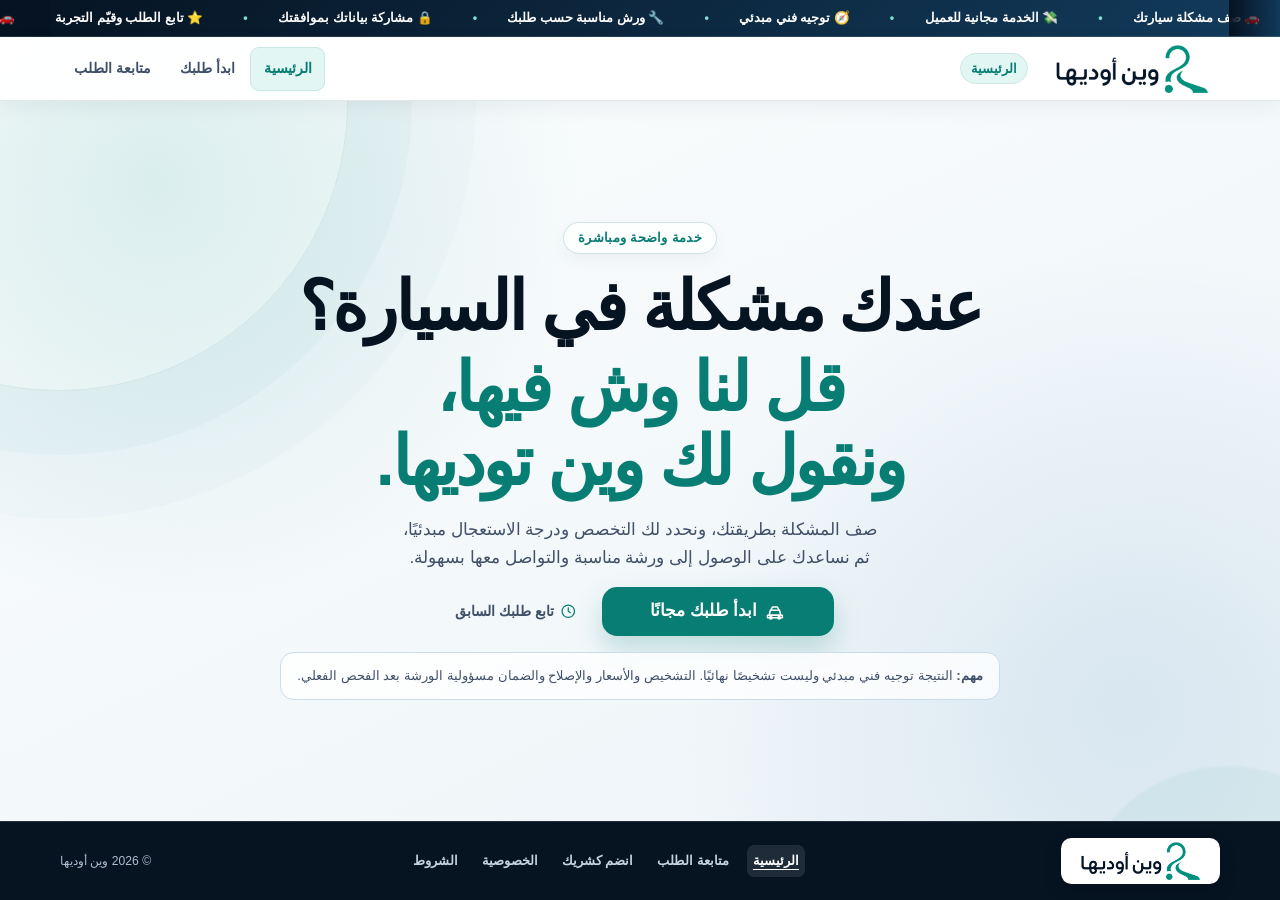
<file: index.html>
<!DOCTYPE html>
<html dir="rtl" lang="ar">
<head>
<meta charset="utf-8"/><meta content="width=device-width, initial-scale=1, viewport-fit=cover" name="viewport"/><meta content="#0b1d33" name="theme-color"/>
<meta content="وين أوديها منصة مجانية للعميل تساعدك على فهم مشكلة سيارتك مبدئيًا والوصول إلى ورشة مناسبة." name="description"/>
<meta content="default-src 'self'; script-src 'self'; style-src 'self'; img-src 'self' data:; connect-src 'self'; object-src 'none'; base-uri 'self'; frame-ancestors 'none'" http-equiv="Content-Security-Policy"/>
<title>وين أوديها — قل لنا وش فيها ونقول لك وين توديها</title><link href="assets/images/favicon.png" rel="icon" type="image/png"/><link href="assets/styles.css" rel="stylesheet"/>
</head>
<body data-page="home">
<div aria-label="مزايا وين أوديها" class="announcement-ticker" role="region"><div class="announcement-ticker__track"><div class="announcement-ticker__group"><span>🚗 صف مشكلة سيارتك</span><span>💸 الخدمة مجانية للعميل</span><span>🧭 توجيه فني مبدئي</span><span>🔧 ورش مناسبة حسب طلبك</span><span>🔒 مشاركة بياناتك بموافقتك</span><span>⭐ تابع الطلب وقيّم التجربة</span></div><div aria-hidden="true" class="announcement-ticker__group"><span>🚗 صف مشكلة سيارتك</span><span>💸 الخدمة مجانية للعميل</span><span>🧭 توجيه فني مبدئي</span><span>🔧 ورش مناسبة حسب طلبك</span><span>🔒 مشاركة بياناتك بموافقتك</span><span>⭐ تابع الطلب وقيّم التجربة</span></div></div></div>
<noscript><div class="noscript-banner">فعّل JavaScript لإكمال طلبك وحفظ تقدمك.</div></noscript>
<header class="site-header unified-site-header" data-unified-header=""><div class="container nav-shell unified-header-shell"><a aria-label="وين أوديها — الرئيسية" class="brand unified-brand" href="index.html"><img alt="وين أوديها" class="brand-logo" height="283" src="assets/images/logo.png" width="900"/></a><span aria-current="page" class="current-page-label">الرئيسية</span><button aria-controls="mainNav" aria-expanded="false" aria-label="فتح قائمة التنقل" class="nav-toggle" data-icon="menu" type="button"><span>القائمة</span></button><nav aria-label="التنقل الرئيسي" class="main-nav unified-main-nav" id="mainNav"><a aria-current="page" href="index.html">الرئيسية</a><a href="customer.html?fresh=1">ابدأ طلبك</a><a href="track.html">متابعة الطلب</a></nav></div></header>
<main class="home-main" id="main-content">
<section aria-labelledby="home-title" class="home-hero stage-one-home"><div class="container home-hero__content"><div class="eyebrow">خدمة واضحة ومباشرة</div><h1 id="home-title">عندك مشكلة في السيارة؟<span>قل لنا وش فيها، ونقول لك وين توديها.</span></h1><p class="home-hero__description">صف المشكلة بطريقتك، ونحدد لك التخصص ودرجة الاستعجال مبدئيًا، ثم نساعدك على الوصول إلى ورشة مناسبة والتواصل معها بسهولة.</p><div class="home-hero__actions"><a class="btn btn-primary home-primary-cta" data-icon="car" href="customer.html?fresh=1">ابدأ طلبك مجانًا</a><a class="home-track-link" data-icon="track" href="track.html">تابع طلبك السابق</a></div><div class="stage-one-disclaimer"><strong>مهم:</strong> النتيجة توجيه فني مبدئي وليست تشخيصًا نهائيًا. التشخيص والأسعار والإصلاح والضمان مسؤولية الورشة بعد الفحص الفعلي.</div></div></section>
</main>
<footer class="site-footer unified-site-footer home-footer" data-unified-footer=""><div class="container unified-footer-shell"><a aria-label="وين أوديها — الرئيسية" class="footer-logo-link" href="index.html"><span class="footer-logo-plate"><img alt="وين أوديها" class="footer-logo" height="283" src="assets/images/logo.png" width="900"/></span></a><nav aria-label="روابط الموقع" class="unified-footer-nav"><a aria-current="page" href="index.html">الرئيسية</a><a href="track.html">متابعة الطلب</a><a href="join.html">انضم كشريك</a><a href="privacy.html">الخصوصية</a><a href="terms.html">الشروط</a></nav><span class="unified-footer-copy">© 2026 وين أوديها</span></div></footer>
<script defer="" src="assets/config.js"></script><script defer="" src="assets/automotive-data.js"></script><script defer="" src="assets/storage.js"></script><script defer="" src="assets/google-places.js"></script><script defer="" src="assets/seed.js"></script><script defer="" src="assets/lifecycle.js"></script><script defer="" src="assets/common.js"></script>
</body>
</html>
</file>
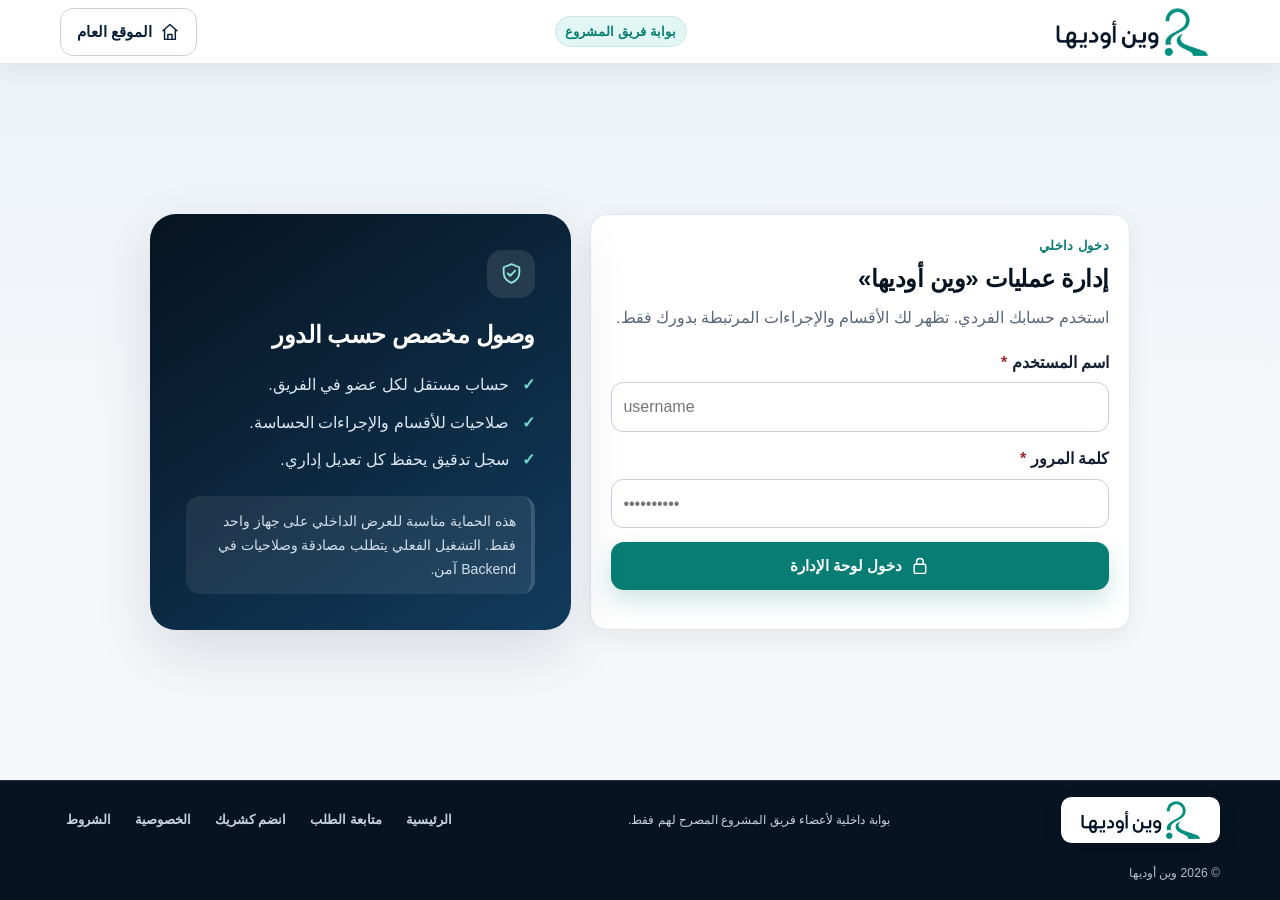
<file: admin-dashboard.html>
<!DOCTYPE html>

<html dir="rtl" lang="ar">
<head>
<meta charset="utf-8"/>
<meta content="width=device-width, initial-scale=1, viewport-fit=cover" name="viewport"/>
<meta content="#0b1d33" name="theme-color"/>
<meta content="noindex,nofollow,noarchive" name="robots"/>
<meta content="لوحة الإدارة الداخلية لمنصة وين أوديها." name="description"/>
<meta content="default-src 'self'; script-src 'self'; style-src 'self'; img-src 'self' data:; connect-src 'self'; object-src 'none'; base-uri 'self'; frame-ancestors 'none'; form-action 'self'" http-equiv="Content-Security-Policy"/>
<title>لوحة الإدارة الداخلية — وين أوديها</title>
<link href="assets/images/favicon.png" rel="icon" type="image/png"/>
<link href="assets/styles.css" rel="stylesheet"/>
</head>
<body class="admin-page" data-page="admin-dashboard">
<header class="site-header unified-site-header admin-site-header">
<a class="skip-link" href="#main-content">تجاوز إلى المحتوى</a>
<div class="container nav-shell unified-header-shell admin-header-shell">
<a aria-label="وين أوديها — لوحة الإدارة" class="brand unified-brand" href="admin-dashboard.html">
<img alt="وين أوديها" class="brand-logo" height="283" src="assets/images/logo.png" width="900"/>
</a>
<span aria-current="page" class="current-page-label">الإدارة الداخلية</span>
<div aria-live="polite" class="admin-user-summary">
<strong id="adminUserName">—</strong>
<span id="adminUserRole">—</span>
</div>
<button class="btn btn-ghost btn-sm" data-icon="lock" id="adminLogout" type="button">تسجيل الخروج</button>
</div>
</header>
<main class="admin-main" id="main-content">
<div class="container admin-shell">
<section aria-labelledby="adminTitle" class="admin-topbar">
<div>
<div class="kicker">تشغيل  والحسابات</div>
<h1 id="adminTitle">لوحة إدارة «وين أوديها»</h1>
<p>المؤشرات أدناه محسوبة مباشرة من السجلات المحفوظة في هذا المتصفح.</p>
</div>
<div class="admin-topbar-actions">
<button class="btn btn-light btn-sm" data-icon="refresh" id="adminRefresh" type="button">تحديث</button>
<button class="btn btn-light btn-sm" id="adminExport" type="button">تصدير CSV</button>
<button class="btn btn-light btn-sm" data-icon="print" id="adminPrint" type="button">طباعة</button>
</div>
</section>
<div class="warning-panel admin-security-notice" id="adminSecurityNotice">
<strong>تنبيه أمني:</strong> البوابة تعمل داخل مشروع ثابت وبياناتها في localStorage. إخفاء الرابط والصلاحيات في الواجهة لا يمثل حماية إنتاجية.
      </div>
<nav aria-label="أقسام لوحة الإدارة" class="admin-tabs" role="tablist">
<button aria-selected="true" class="admin-tab active" data-admin-tab="overview" data-permission="dashboard.view" role="tab" type="button">نظرة عامة</button>
<button aria-selected="false" class="admin-tab" data-admin-tab="requests" data-permission="requests.view" role="tab" type="button">الطلبات ودفعات الورش</button>
<button aria-selected="false" class="admin-tab" data-admin-tab="partners" data-permission="partners.view" role="tab" type="button">الشركاء</button>
<button aria-selected="false" class="admin-tab" data-admin-tab="applications" data-permission="applications.view" role="tab" type="button">طلبات الانضمام</button>
<button aria-selected="false" class="admin-tab" data-admin-tab="finance" data-permission="finance.view" role="tab" type="button">الحسابات</button>
<button aria-selected="false" class="admin-tab" data-admin-tab="quality" data-permission="quality.view" role="tab" type="button">الجودة والاعتراضات</button>
<button aria-selected="false" class="admin-tab" data-admin-tab="users" data-permission="*" role="tab" type="button">المستخدمون</button>
<button aria-selected="false" class="admin-tab" data-admin-tab="audit" data-permission="audit.view" role="tab" type="button">سجل التدقيق</button>
</nav>
<section class="admin-panel active" data-admin-panel="overview" id="panel-overview" role="tabpanel">
<div class="admin-metric-grid" id="adminMetrics"></div>
<div class="dashboard-grid two admin-overview-grid">
<article class="card">
<div class="admin-card-head"><div><h2>المتابعة التشغيلية</h2><p>أحدث الطلبات التي تحتاج إلى متابعة.</p></div></div>
<div class="admin-compact-list" id="overviewRequests"></div>
</article>
<article class="card">
<div class="admin-card-head"><div><h2>سلامة البيانات</h2><p>فحص العلاقات بين الجداول الحالية.</p></div></div>
<div id="integrityResult"></div>
</article>
</div>
</section>
<section class="admin-panel" data-admin-panel="requests" hidden="" id="panel-requests" role="tabpanel">
<div class="admin-filterbar">
<label class="form-field"><span>بحث</span><input id="requestSearch" placeholder="رقم الطلب، الجوال، المدينة أو السيارة" type="search"/></label>
<label class="form-field"><span>نوع الخدمة</span><select id="requestServiceFilter"><option value="">مسار مشكلة السيارة</option></select></label>
<label class="form-field"><span>الحالة</span><select id="requestStatusFilter"><option value="">جميع الحالات</option></select></label>
</div>
<div class="table-wrap admin-table-wrap">
<table>
<thead><tr><th>الطلب</th><th>العميل والسيارة</th><th>الخدمة والموقع</th><th>الحالة</th><th>الإحالات</th><th>آخر تحديث</th><th>الإجراءات</th></tr></thead>
<tbody id="requestsTableBody"></tbody>
</table>
</div>
</section>
<section class="admin-panel" data-admin-panel="partners" hidden="" id="panel-partners" role="tabpanel">
<div class="admin-filterbar">
<label class="form-field"><span>بحث</span><input id="partnerSearch" placeholder="اسم الشريك، المدينة أو رقم التواصل" type="search"/></label>
<label class="form-field"><span>النوع</span><select id="partnerTypeFilter"><option value="">جميع الأنواع</option></select></label>
<label class="form-field"><span>حالة الشراكة</span><select id="partnerStatusFilter"><option value="">جميع الحالات</option><option value="active">نشط</option><option value="suspended_operations">موقوف تشغيليًا</option><option value="suspended_financial">موقوف ماليًا</option><option value="cancelled">ملغى</option></select></label>
</div>
<div class="table-wrap admin-table-wrap"><table><thead><tr><th>الشريك</th><th>النوع والموقع</th><th>الثقة والتقييم</th><th>الشراكة</th><th>السداد</th><th>الرصيد</th><th>الإجراءات</th></tr></thead><tbody id="partnersTableBody"></tbody></table></div>
</section>
<section class="admin-panel" data-admin-panel="applications" hidden="" id="panel-applications" role="tabpanel">
<div class="admin-filterbar">
<label class="form-field"><span>بحث</span><input id="applicationSearch" placeholder="رقم الطلب، المنشأة أو المدينة" type="search"/></label>
<label class="form-field"><span>الحالة</span><select id="applicationStatusFilter"><option value="">جميع الحالات</option><option value="submitted">قيد المراجعة</option><option value="approved">معتمد</option><option value="rejected">مرفوض</option></select></label>
</div>
<div class="table-wrap admin-table-wrap"><table><thead><tr><th>رقم الطلب</th><th>المنشأة</th><th>النوع والموقع</th><th>الوثائق</th><th>الحالة</th><th>تاريخ التقديم</th><th>الإجراءات</th></tr></thead><tbody id="applicationsTableBody"></tbody></table></div>
</section>
<section class="admin-panel" data-admin-panel="finance" hidden="" id="panel-finance" role="tabpanel">
<div class="admin-metric-grid admin-metric-grid-small" id="financeMetrics"></div>
<div aria-label="أقسام الحسابات" class="admin-subtabs" role="tablist">
<button class="admin-subtab active" data-finance-view="fees" type="button">رسوم الوساطة</button>
<button class="admin-subtab" data-finance-view="invoices" type="button">الفواتير</button>
<button class="admin-subtab" data-finance-view="payments" type="button">المدفوعات</button>
</div>
<div data-finance-panel="fees" id="financeFees"><div class="table-wrap admin-table-wrap"><table><thead><tr><th>الرسم</th><th>الشريك</th><th>الطلب والإحالة</th><th>فئة التكلفة</th><th>المبلغ</th><th>الحالة</th><th>التاريخ</th><th>الإجراءات</th></tr></thead><tbody id="feesTableBody"></tbody></table></div></div>
<div data-finance-panel="invoices" hidden="" id="financeInvoices"><div class="table-wrap admin-table-wrap"><table><thead><tr><th>الفاتورة</th><th>الشريك</th><th>الدورة</th><th>المبلغ</th><th>الاستحقاق</th><th>الاعتراض</th><th>الحالة</th><th>الإجراءات</th></tr></thead><tbody id="invoicesTableBody"></tbody></table></div></div>
<div data-finance-panel="payments" hidden="" id="financePayments"><div class="table-wrap admin-table-wrap"><table><thead><tr><th>الدفعة</th><th>الشريك</th><th>الفاتورة</th><th>المبلغ</th><th>الطريقة</th><th>الإيصال</th><th>التاريخ</th></tr></thead><tbody id="paymentsTableBody"></tbody></table></div></div>
</section>
<section class="admin-panel" data-admin-panel="quality" hidden="" id="panel-quality" role="tabpanel">
<div aria-label="الجودة والاعتراضات" class="admin-subtabs" role="tablist">
<button class="admin-subtab active" data-quality-view="objections" type="button">الاعتراضات</button>
<button class="admin-subtab" data-quality-view="ratings" type="button">التقييمات</button>
</div>
<div data-quality-panel="objections"><div class="table-wrap admin-table-wrap"><table><thead><tr><th>الاعتراض</th><th>النوع</th><th>الشريك والطلب</th><th>السبب</th><th>الحالة</th><th>التاريخ</th><th>الإجراءات</th></tr></thead><tbody id="objectionsTableBody"></tbody></table></div></div>
<div data-quality-panel="ratings" hidden=""><div class="table-wrap admin-table-wrap"><table><thead><tr><th>التقييم</th><th>الشريك</th><th>الطلب</th><th>الدرجة</th><th>عدالة الأسعار</th><th>الحالة</th><th>التاريخ</th><th>الإجراءات</th></tr></thead><tbody id="ratingsTableBody"></tbody></table></div></div>
<div data-quality-panel="discounts" hidden=""><div class="table-wrap admin-table-wrap"><table><thead><tr><th>الخصم</th><th>الشريك</th><th>النسبة والنطاق</th><th>المدة</th><th>الحالة</th><th>آخر تحديث</th><th>الإجراءات</th></tr></thead><tbody id="discountsTableBody"></tbody></table></div></div>
</section>
<section class="admin-panel" data-admin-panel="users" hidden="" id="panel-users" role="tabpanel">
<div class="admin-panel-actions"><button class="btn btn-primary btn-sm" data-icon="plus" id="createAdminUser" type="button">إضافة مستخدم</button></div>
<div class="table-wrap admin-table-wrap"><table><thead><tr><th>المستخدم</th><th>اسم الدخول</th><th>الدور</th><th>الحالة</th><th>آخر دخول</th><th>الإجراءات</th></tr></thead><tbody id="usersTableBody"></tbody></table></div>
</section>
<section class="admin-panel" data-admin-panel="audit" hidden="" id="panel-audit" role="tabpanel">
<div class="admin-filterbar">
<label class="form-field"><span>بحث في السجل</span><input id="auditSearch" placeholder="المستخدم، الإجراء أو رقم السجل" type="search"/></label>
<label class="form-field"><span>نوع السجل</span><select id="auditEntityFilter"><option value="">جميع الأنواع</option></select></label>
</div>
<div class="table-wrap admin-table-wrap"><table><thead><tr><th>التاريخ</th><th>المستخدم</th><th>الإجراء</th><th>السجل المتأثر</th><th>السبب</th><th>التفاصيل</th></tr></thead><tbody id="auditTableBody"></tbody></table></div>
</section>
</div>
</main>
<footer class="site-footer unified-site-footer admin-site-footer">
<div class="container unified-footer-shell">
<a aria-label="وين أوديها — لوحة الإدارة" class="footer-logo-link" href="admin-dashboard.html"><span class="footer-logo-plate"><img alt="وين أوديها" class="footer-logo" height="283" src="assets/images/logo.png" width="900"/></span></a>
<p class="admin-footer-note">بوابة داخلية — لا تُستخدم كبديل عن Backend آمن في التشغيل الفعلي.</p><nav aria-label="روابط الموقع" class="unified-footer-nav"><a href="index.html">الرئيسية</a><a href="track.html">متابعة الطلب</a><a href="join.html">انضم كشريك</a><a href="privacy.html">الخصوصية</a><a href="terms.html">الشروط</a></nav>
<span class="unified-footer-copy">© 2026 وين أوديها</span>
</div>
</footer>
<dialog class="dialog admin-dialog" id="adminDetailDialog">
<div class="dialog-shell">
<div class="dialog-head"><h2 id="adminDetailTitle">التفاصيل</h2><button aria-label="إغلاق" class="dialog-close" data-close-dialog="adminDetailDialog" type="button">×</button></div>
<div id="adminDetailBody"></div>
</div>
</dialog>
<dialog class="dialog admin-dialog" id="adminActionDialog">
<form class="dialog-shell" id="adminActionForm">
<div class="dialog-head"><h2 id="adminActionTitle">تأكيد الإجراء</h2><button aria-label="إغلاق" class="dialog-close" data-close-dialog="adminActionDialog" type="button">×</button></div>
<p class="muted" id="adminActionDescription"></p>
<div id="adminActionExtra"></div>
<div class="form-field"><label class="required" for="adminActionReason">سبب الإجراء</label><textarea id="adminActionReason" maxlength="600" placeholder="اكتب سببًا واضحًا يظهر في سجل التدقيق" required=""></textarea></div>
<div class="button-row mt-16"><button class="btn btn-primary" type="submit">تأكيد</button><button class="btn btn-light" data-close-dialog="adminActionDialog" type="button">إلغاء</button></div>
</form>
</dialog>
<dialog class="dialog admin-dialog" id="adminUserDialog">
<form class="dialog-shell" id="adminUserForm">
<div class="dialog-head"><h2 id="adminUserDialogTitle">إضافة مستخدم</h2><button aria-label="إغلاق" class="dialog-close" data-close-dialog="adminUserDialog" type="button">×</button></div>
<input id="adminUserId" type="hidden"/>
<div class="form-grid two">
<div class="form-field"><label class="required" for="newAdminName">الاسم</label><input id="newAdminName" maxlength="100" required=""/></div>
<div class="form-field"><label class="required" for="newAdminUsername">اسم المستخدم</label><input dir="ltr" id="newAdminUsername" maxlength="40" minlength="4" pattern="[A-Za-z0-9._-]+" required=""/></div>
<div class="form-field"><label class="required" for="newAdminRole">الدور</label><select id="newAdminRole" required=""></select></div>
<div class="form-field"><label for="newAdminStatus">الحالة</label><select id="newAdminStatus"><option value="active">نشط</option><option value="disabled">معطل</option></select></div>
<div class="form-field admin-user-password-field"><label class="required" for="newAdminPassword">كلمة مرور مؤقتة</label><input autocomplete="new-password" dir="ltr" id="newAdminPassword" minlength="10" type="password"/></div>
</div>
<div class="button-row mt-16"><button class="btn btn-primary" type="submit">حفظ المستخدم</button><button class="btn btn-light" data-close-dialog="adminUserDialog" type="button">إلغاء</button></div>
</form>
</dialog>
<script defer="" src="assets/config.js"></script>
<script defer="" src="assets/automotive-data.js"></script>
<script defer="" src="assets/storage.js"></script><script defer="" src="assets/google-places.js"></script>
<script defer="" src="assets/seed.js"></script>
<script defer="" src="assets/matching-engine.js"></script>
<script defer="" src="assets/lifecycle.js"></script>
<script defer="" src="assets/common.js"></script>
<script defer="" src="assets/admin-auth.js"></script>
<script defer="" src="assets/admin-dashboard.js"></script>
</body>
</html>
</file>
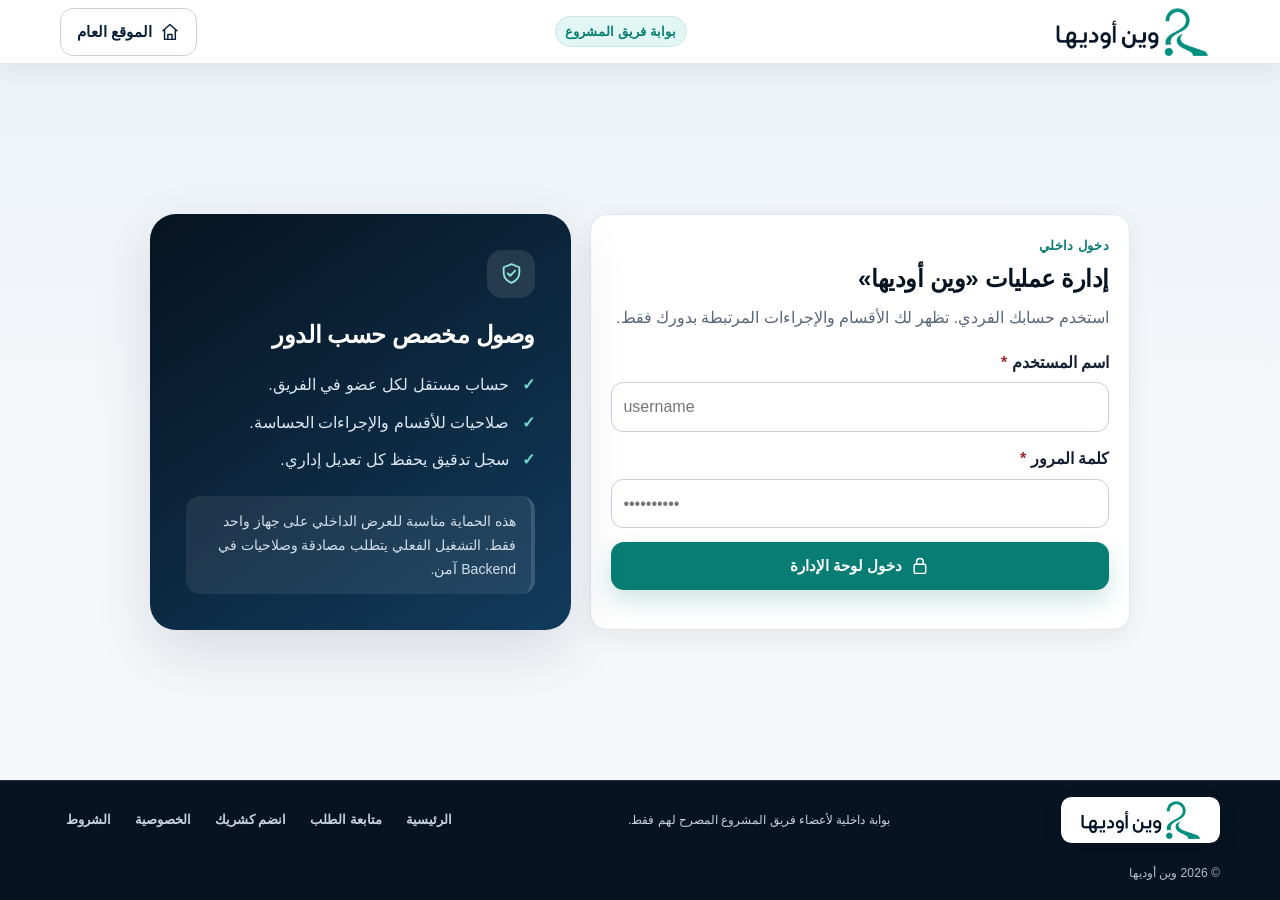
<file: admin-login.html>
<!DOCTYPE html>

<html dir="rtl" lang="ar">
<head>
<meta charset="utf-8"/>
<meta content="width=device-width, initial-scale=1, viewport-fit=cover" name="viewport"/>
<meta content="#0b1d33" name="theme-color"/>
<meta content="noindex,nofollow,noarchive" name="robots"/>
<meta content="دخول أعضاء فريق وين أوديها إلى بوابة الإدارة الداخلية." name="description"/>
<meta content="default-src 'self'; script-src 'self'; style-src 'self'; img-src 'self' data:; connect-src 'self'; object-src 'none'; base-uri 'self'; frame-ancestors 'none'; form-action 'self'" http-equiv="Content-Security-Policy"/>
<title>دخول فريق المشروع — وين أوديها</title>
<link href="assets/images/favicon.png" rel="icon" type="image/png"/>
<link href="assets/styles.css" rel="stylesheet"/>
</head>
<body class="admin-page" data-page="admin-login">
<header class="site-header unified-site-header admin-site-header">
<a class="skip-link" href="#main-content">تجاوز إلى المحتوى</a>
<div class="container nav-shell unified-header-shell">
<a aria-label="وين أوديها — الموقع العام" class="brand unified-brand" href="index.html">
<img alt="وين أوديها" class="brand-logo" height="283" src="assets/images/logo.png" width="900"/>
</a>
<span aria-current="page" class="current-page-label">بوابة فريق المشروع</span>
<a class="btn btn-ghost btn-sm" data-icon="home" href="index.html">الموقع العام</a>
</div>
</header>
<main class="section auth-section admin-auth-section" id="main-content">
<div class="container auth-layout admin-auth-layout">
<section class="card auth-card">
<div class="section-head">
<div class="kicker">دخول داخلي</div>
<h1>إدارة عمليات «وين أوديها»</h1>
<p>استخدم حسابك الفردي. تظهر لك الأقسام والإجراءات المرتبطة بدورك فقط.</p>
</div>
<form class="form-grid" id="adminLoginForm" novalidate="">
<div class="form-field">
<label class="required" for="adminUsername">اسم المستخدم</label>
<input autocomplete="username" dir="ltr" id="adminUsername" maxlength="80" name="username" placeholder="username" required=""/>
</div>
<div class="form-field">
<label class="required" for="adminPassword">كلمة المرور</label>
<input autocomplete="current-password" dir="ltr" id="adminPassword" minlength="10" name="password" placeholder="••••••••••" required="" type="password"/>
</div>
<button class="btn btn-primary btn-block" data-icon="lock" id="adminLoginSubmit" type="submit">دخول لوحة الإدارة</button>
</form>
</section>
<aside class="auth-aside admin-security-aside">
<div aria-hidden="true" class="card-icon" data-icon="shield"></div>
<h2>وصول مخصص حسب الدور</h2>
<ul class="feature-checklist">
<li>حساب مستقل لكل عضو في الفريق.</li>
<li>صلاحيات للأقسام والإجراءات الحساسة.</li>
<li>سجل تدقيق يحفظ كل تعديل إداري.</li>
</ul>
<div class="legal-note">هذه الحماية مناسبة للعرض الداخلي على جهاز واحد فقط. التشغيل الفعلي يتطلب مصادقة وصلاحيات في Backend آمن.</div>
</aside>
</div>
</main>
<footer class="site-footer unified-site-footer admin-site-footer">
<div class="container unified-footer-shell">
<a aria-label="وين أوديها — الموقع العام" class="footer-logo-link" href="index.html"><span class="footer-logo-plate"><img alt="وين أوديها" class="footer-logo" height="283" src="assets/images/logo.png" width="900"/></span></a>
<p class="admin-footer-note">بوابة داخلية لأعضاء فريق المشروع المصرح لهم فقط.</p><nav aria-label="روابط الموقع" class="unified-footer-nav"><a href="index.html">الرئيسية</a><a href="track.html">متابعة الطلب</a><a href="join.html">انضم كشريك</a><a href="privacy.html">الخصوصية</a><a href="terms.html">الشروط</a></nav>
<span class="unified-footer-copy">© 2026 وين أوديها</span>
</div>
</footer>
<script defer="" src="assets/config.js"></script>
<script defer="" src="assets/automotive-data.js"></script>
<script defer="" src="assets/storage.js"></script><script defer="" src="assets/google-places.js"></script>
<script defer="" src="assets/seed.js"></script>
<script defer="" src="assets/lifecycle.js"></script>
<script defer="" src="assets/common.js"></script>
<script defer="" src="assets/admin-auth.js"></script>
<script defer="" src="assets/admin-login.js"></script>
</body>
</html>
</file>
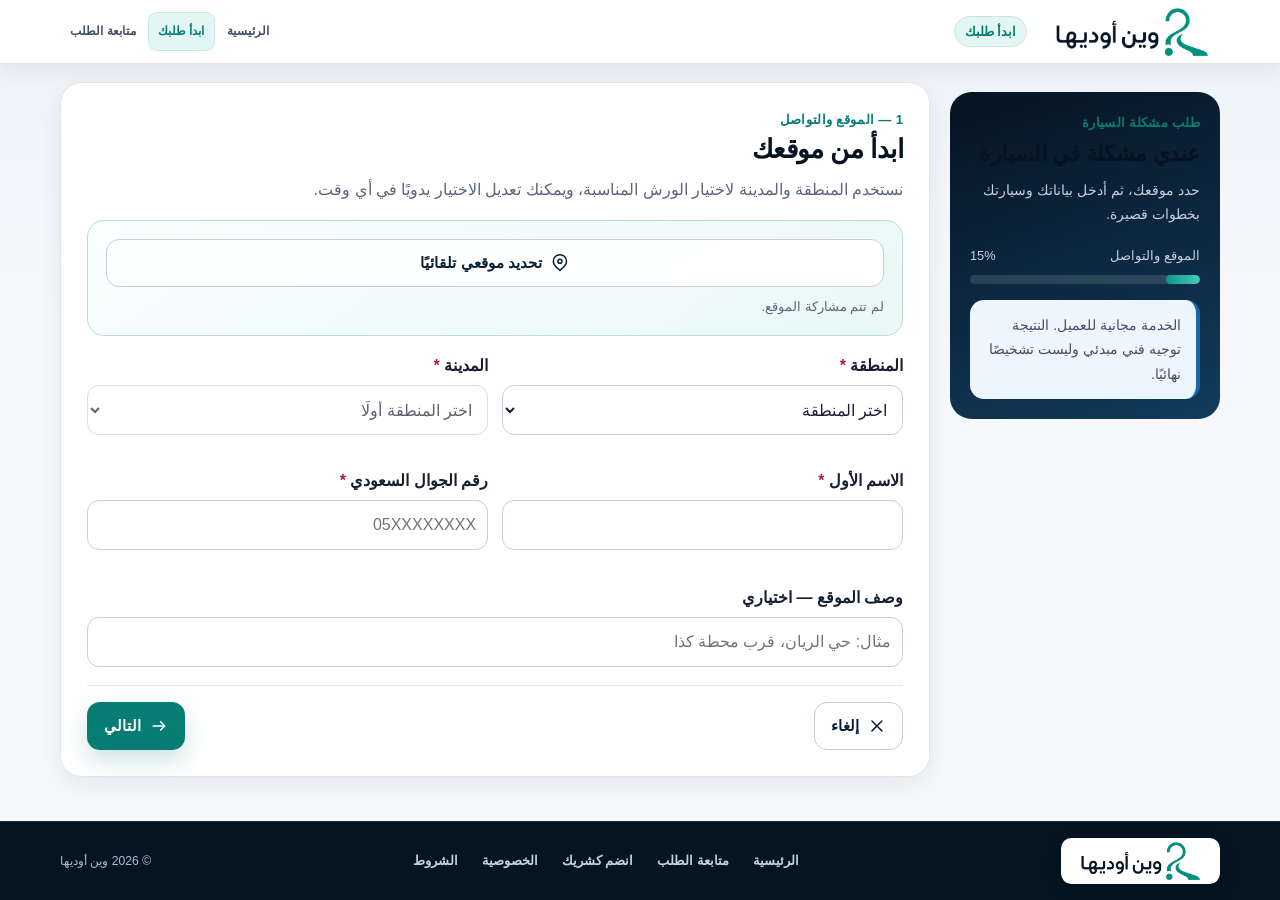
<file: customer.html>
<!DOCTYPE html>

<html dir="rtl" lang="ar">
<head>
<meta charset="utf-8"/>
<meta content="width=device-width, initial-scale=1, viewport-fit=cover" name="viewport"/>
<meta content="#0b1d33" name="theme-color"/>
<meta content="أنشئ طلب مشكلة السيارة في وين أوديها واحصل على توجيه فني مبدئي وإحالة إلى ورش مناسبة." name="description"/>
<meta content="default-src 'self'; script-src 'self'; style-src 'self'; img-src 'self' data:; connect-src 'self'; object-src 'none'; base-uri 'self'; frame-ancestors 'none'" http-equiv="Content-Security-Policy"/>
<title>ابدأ طلبك — وين أوديها</title>
<link href="assets/images/favicon.png" rel="icon" type="image/png"/>
<link href="assets/styles.css" rel="stylesheet"/>
</head>
<body data-page="customer">
<noscript><div class="noscript-banner">فعّل JavaScript لإكمال الطلب وحفظ تقدمك.</div></noscript>
<header class="site-header unified-site-header" data-unified-header="">
<a class="skip-link" href="#main-content">تجاوز إلى المحتوى</a>
<div class="container nav-shell unified-header-shell">
<a aria-label="وين أوديها — الرئيسية" class="brand unified-brand" href="index.html">
<img alt="وين أوديها" class="brand-logo" height="283" src="assets/images/logo.png" width="900"/>
</a>
<span aria-current="page" class="current-page-label">ابدأ طلبك</span>
<button aria-controls="mainNav" aria-expanded="false" aria-label="فتح قائمة التنقل" class="nav-toggle" data-icon="menu" type="button"><span>القائمة</span></button>
<nav aria-label="التنقل الرئيسي" class="main-nav unified-main-nav" id="mainNav"><a href="index.html">الرئيسية</a><a aria-current="page" href="customer.html?fresh=1">ابدأ طلبك</a><a href="track.html">متابعة الطلب</a></nav>
</div>
</header>
<main class="flow-shell" id="main-content">
<div class="container flow-layout stage-one-flow">
<aside aria-label="تقدم الطلب" class="flow-sidebar">
<div class="kicker">طلب مشكلة السيارة</div>
<h1>عندي مشكلة في السيارة</h1>
<p>حدد موقعك، ثم أدخل بياناتك وسيارتك بخطوات قصيرة.</p>
<div class="progress-wrap">
<div class="progress-meta"><span id="progressLabel">بياناتك</span><span id="progressPercent">0%</span></div>
<div aria-valuemax="100" aria-valuemin="0" aria-valuenow="0" class="progress-track" role="progressbar"><div class="progress-bar" id="progressBar"></div></div>
</div>
<div class="legal-note mt-24">الخدمة مجانية للعميل. النتيجة توجيه فني مبدئي وليست تشخيصًا نهائيًا.</div>
</aside>
<div aria-live="polite" class="flow-content">
<section class="flow-screen active" data-screen="customer" tabindex="-1">
<div class="kicker">1 — الموقع والتواصل</div>
<h2>ابدأ من موقعك</h2>
<p>نستخدم المنطقة والمدينة لاختيار الورش المناسبة، ويمكنك تعديل الاختيار يدويًا في أي وقت.</p>
<div class="location-first-card">
<button class="btn btn-light btn-block" data-icon="location" id="detectLocation" type="button">تحديد موقعي تلقائيًا</button>
<div class="field-hint" id="locationStatus" role="status">لم تتم مشاركة الموقع.</div>
</div>
<form id="customerForm" novalidate="">
<div class="form-grid two mt-16">
<div class="form-field"><label class="required" for="region">المنطقة</label><select id="region" required=""></select><span class="field-error" data-error-for="region"></span></div>
<div class="form-field"><label class="required" for="city">المدينة</label><select disabled="" id="city" required=""><option value="">اختر المنطقة أولًا</option></select><span class="field-error" data-error-for="city"></span></div>
<div class="form-field"><label class="required" for="firstName">الاسم الأول</label><input autocomplete="given-name" id="firstName" maxlength="40" required=""/><span class="field-error" data-error-for="firstName"></span></div>
<div class="form-field"><label class="required" for="phone">رقم الجوال السعودي</label><input autocomplete="tel" id="phone" inputmode="tel" maxlength="10" placeholder="05XXXXXXXX" required=""/><span class="field-error" data-error-for="phone"></span></div>
</div>
<section class="otp-panel mt-16" hidden="" id="otpPanel">
<div><span class="pill">تحقق تجريبي</span><h3>رمز التحقق</h3><p>في الاختبار يظهر الرمز ويُكتب تلقائيًا. عند الإطلاق يُستبدل برسالة SMS أو واتساب رسمية.</p></div>
<div aria-live="polite" class="otp-demo-code" id="otpCodeDisplay"></div>
<div class="form-grid two">
<div class="form-field"><label class="required" for="otpInput">أدخل رمز التحقق</label><input autocomplete="one-time-code" id="otpInput" inputmode="numeric" maxlength="6"/><span class="field-error" data-error-for="otpInput"></span></div>
<div class="otp-actions"><button class="btn btn-light" id="verifyOtp" type="button">تحقق من الرمز</button><button class="btn btn-ghost" id="resendOtp" type="button">إنشاء رمز جديد</button></div>
</div>
<div class="field-hint" id="otpStatus" role="status"></div>
</section>
<div class="form-field mt-16"><label for="preciseLocation">وصف الموقع — اختياري</label><input id="preciseLocation" maxlength="400" placeholder="مثال: حي الريان، قرب محطة كذا"/></div>
<div class="screen-actions"><a class="btn btn-ghost" href="index.html">إلغاء</a><button class="btn btn-primary" id="customerNext" type="submit">التالي</button></div>
</form>
</section>
<section class="flow-screen" data-screen="vehicle" tabindex="-1">
<div class="kicker">2 — السيارة</div><h2>اختر بيانات سيارتك</h2><p>اختر الشركة أولًا لتظهر موديلاتها فقط.</p>
<form id="vehicleForm" novalidate="">
<div class="form-grid two">
<div class="form-field"><label class="required" for="make">الشركة المصنعة</label><select id="make" required=""></select><span class="field-error" data-error-for="make"></span></div>
<div class="form-field" hidden="" id="makeOtherField"><label class="required" for="makeOther">اسم الشركة</label><input id="makeOther" maxlength="60"/><span class="field-error" data-error-for="makeOther"></span></div>
<div class="form-field"><label class="required" for="model">الموديل</label><select disabled="" id="model" required=""><option value="">اختر الشركة أولًا</option></select><span class="field-error" data-error-for="model"></span></div>
<div class="form-field" hidden="" id="modelOtherField"><label class="required" for="modelOther">اسم الموديل</label><input id="modelOther" maxlength="60"/><span class="field-error" data-error-for="modelOther"></span></div>
<div class="form-field"><label class="required" for="year">سنة الصنع</label><select id="year" required=""></select><span class="field-error" data-error-for="year"></span></div>
<div class="form-field"><label for="mileage">ممشى السيارة — اختياري</label><select id="mileage"></select></div>
</div>
<div class="screen-actions"><button class="btn btn-ghost" data-back="customer" type="button">السابق</button><button class="btn btn-primary" type="submit">التالي</button></div>
</form>
</section>
<section class="flow-screen" data-screen="path" tabindex="-1">
<div class="kicker">4 — وصف المشكلة</div><h2>وش المشكلة في سيارتك؟</h2><p>اشرح المشكلة بطريقتك، ولا تحتاج إلى معرفة المصطلحات الفنية.</p>
<form id="pathForm" novalidate="">
<div class="form-field"><label class="required" for="problem">وصف المشكلة</label><textarea id="problem" maxlength="1200" placeholder="مثال: السيارة ترج إذا وقفت عند الإشارة وتظهر لمبة المكينة" required=""></textarea><span class="field-hint">اذكر متى تظهر المشكلة وأي صوت أو لمبة أو رائحة لاحظتها.</span><span class="field-error" data-error-for="problem"></span></div>
<div class="form-field mt-16"><label for="safeToDriveAnswer">هل ترى أن قيادة السيارة آمنة الآن؟</label><select id="safeToDriveAnswer"><option value="">غير محدد</option><option>نعم</option><option>لا</option><option>غير متأكد</option></select><span class="field-hint">عند الشك أو وجود فرامل ضعيفة أو حرارة شديدة أو رائحة وقود، لا تستمر في القيادة.</span></div>
<div class="screen-actions"><button class="btn btn-ghost" data-back="vehicle" type="button">السابق</button><button class="btn btn-primary" type="submit">حلّل الوصف</button></div>
</form>
</section>
<section class="flow-screen" data-screen="analyzing" tabindex="-1">
<div class="loading-shell"><div aria-hidden="true" class="loader-ring"></div><h2>نراجع وصفك</h2><p>نحدد التخصص والاستعجال، ونطرح أسئلة إضافية فقط عند الحاجة.</p><div class="loader-steps" id="analysisSteps"><div class="loader-step">فهم الأعراض</div><div class="loader-step">فحص مؤشرات الخطر</div><div class="loader-step">تحديد الحاجة إلى أسئلة</div></div></div>
</section>
<section class="flow-screen" data-screen="questions" tabindex="-1">
<div class="kicker" id="questionTitle">سؤال توضيحي</div><h2 id="questionText"></h2><p>اختر الإجابة الأقرب، ويمكنك اختيار «غير متأكد».</p><div class="choice-grid" id="answerChoices"></div><div class="screen-actions"><button class="btn btn-ghost" id="questionBack" type="button">السابق</button><button class="btn btn-primary" disabled="" id="questionNext" type="button">التالي</button></div>
</section>
<section class="flow-screen" data-screen="guidance" tabindex="-1">
<div class="kicker">5 — التوجيه المبدئي</div><h2>هذا هو الاتجاه الأقرب</h2><div class="danger-panel" hidden="" id="dangerPanel"></div>
<div class="guidance-grid"><div class="guidance-item"><span>المشكلة المتوقعة مبدئيًا</span><strong id="expectedIssue"></strong></div><div class="guidance-item"><span>التخصص المناسب</span><strong id="specialty"></strong></div><div class="guidance-item"><span>درجة الاستعجال</span><strong id="urgency"></strong></div><div class="guidance-item"><span>ما ينبغي فعله الآن</span><strong id="nextStep"></strong></div></div>
<div class="legal-note mt-16" id="legalNotice"></div>
<div class="screen-actions"><button class="btn btn-ghost" data-back="path" type="button">تعديل الوصف</button><button class="btn btn-primary" id="guidanceNext" type="button">متابعة إرسال الطلب</button></div>
</section>
<section class="flow-screen" data-screen="consent" tabindex="-1">
<div class="kicker">6 — الموافقة والإرسال</div><h2>راجع المشاركة قبل الإرسال</h2><p>سنشارك ملخص الحالة مع عدد محدود من الورش المناسبة دون بيانات التواصل، ثم نعرض لك الورشة التي تستقبل الطلب.</p>
<div class="guidance-grid" id="reviewContent"></div>
<form id="consentForm" novalidate="">
<div class="checkbox-stack mt-24">
<label class="checkbox-line"><input id="dataSharingAccepted" required="" type="checkbox"/><span>أوافق على مشاركة ملخص الطلب وبيانات السيارة مع ورش مناسبة، ومشاركة اسمي الأول ورقم جوالي مع الورشة التي تستقبل الطلب.</span></label>
<label class="checkbox-line"><input id="privacyAccepted" required="" type="checkbox"/><span>أوافق على <a href="privacy.html" rel="noopener" target="_blank">سياسة الخصوصية</a> واستخدام البيانات لتنفيذ الطلب ومتابعته.</span></label>
<label class="checkbox-line"><input id="termsAccepted" required="" type="checkbox"/><span>أوافق على <a href="terms.html" rel="noopener" target="_blank">الشروط وحدود مسؤولية المنصة</a>.</span></label>
<label class="checkbox-line"><input id="marketingMessages" type="checkbox"/><span>أوافق اختياريًا على الرسائل التسويقية. رسائل الطلب التشغيلية لا تعتمد على هذا الخيار.</span></label>
</div>
<div class="screen-actions"><button class="btn btn-ghost" data-back="guidance" type="button">السابق</button><button class="btn btn-primary" type="submit">إنشاء الطلب وإرساله</button></div>
</form>
</section>
<section class="flow-screen" data-screen="dispatching" tabindex="-1">
<div class="loading-shell"><div aria-hidden="true" class="loader-ring"></div><h2>ننشىء طلبك ونجهز إرساله</h2><div class="loader-steps"><div class="loader-step">إنشاء رقم الطلب</div><div class="loader-step">اختيار ورش مناسبة</div><div class="loader-step">تجهيز الإحالة ومتابعة الاستجابة</div></div></div>
</section>
<section class="flow-screen" data-screen="result" tabindex="-1">
<div class="success-panel" id="resultHeader"></div>
<div class="stage-one-pending-card mt-16"><span class="status-badge warning">جاري البحث</span><h2>جاري البحث عن ورشة مناسبة</h2><p>لن تُشارك بيانات التواصل إلا مع الورشة التي تستقبل الطلب. تابع الحالة من رابطك الخاص.</p><div class="dispatch-summary" id="dispatchSummary"></div></div>
<section class="private-link-card mt-24"><div><span class="pill">احتفظ به</span><h2>رابط طلبك الخاص</h2><p>للمتابعة وطلب ورشة بديلة خلال 24 ساعة من قبول الورشة.</p></div><div class="compact-link-row"><input aria-label="رابط الطلب الخاص" id="privateLink" readonly=""/><button aria-label="نسخ رابط الطلب" class="icon-action" id="copyPrivateLink" type="button">نسخ</button><a class="icon-action" href="track.html" id="openTrackLink">فتح المتابعة</a></div></section>
</section>
<section class="flow-screen" data-screen="noMatch" tabindex="-1"><div class="empty-state"><h2>لم نجد ورشة مناسبة حاليًا</h2><p id="noMatchReason"></p><p>حفظنا طلبك. يمكنك تعديل المدينة أو إعادة المحاولة لاحقًا.</p><div class="screen-actions"><button class="btn btn-light" data-back="customer" type="button">تعديل الموقع</button><a class="btn btn-primary" href="index.html">الرئيسية</a></div></div></section>
</div>
</div>
</main>
<footer class="site-footer unified-site-footer" data-unified-footer="">
<div class="container unified-footer-shell">
<a aria-label="وين أوديها — الرئيسية" class="footer-logo-link" href="index.html"><span class="footer-logo-plate"><img alt="وين أوديها" class="footer-logo" height="283" src="assets/images/logo.png" width="900"/></span></a>
<nav aria-label="روابط الموقع" class="unified-footer-nav"><a href="index.html">الرئيسية</a><a href="track.html">متابعة الطلب</a><a href="join.html">انضم كشريك</a><a href="privacy.html">الخصوصية</a><a href="terms.html">الشروط</a></nav>
<span class="unified-footer-copy">© 2026 وين أوديها</span>
</div>
</footer>
<script defer="" src="assets/config.js"></script><script defer="" src="assets/automotive-data.js"></script><script defer="" src="assets/storage.js"></script><script defer="" src="assets/otp.js"></script><script defer="" src="assets/google-places.js"></script><script defer="" src="assets/seed.js"></script><script defer="" src="assets/ai-engine.js"></script><script defer="" src="assets/matching-engine.js"></script><script defer="" src="assets/lifecycle.js"></script><script defer="" src="assets/common.js"></script><script defer="" src="assets/customer.js"></script>
</body>
</html>
</file>
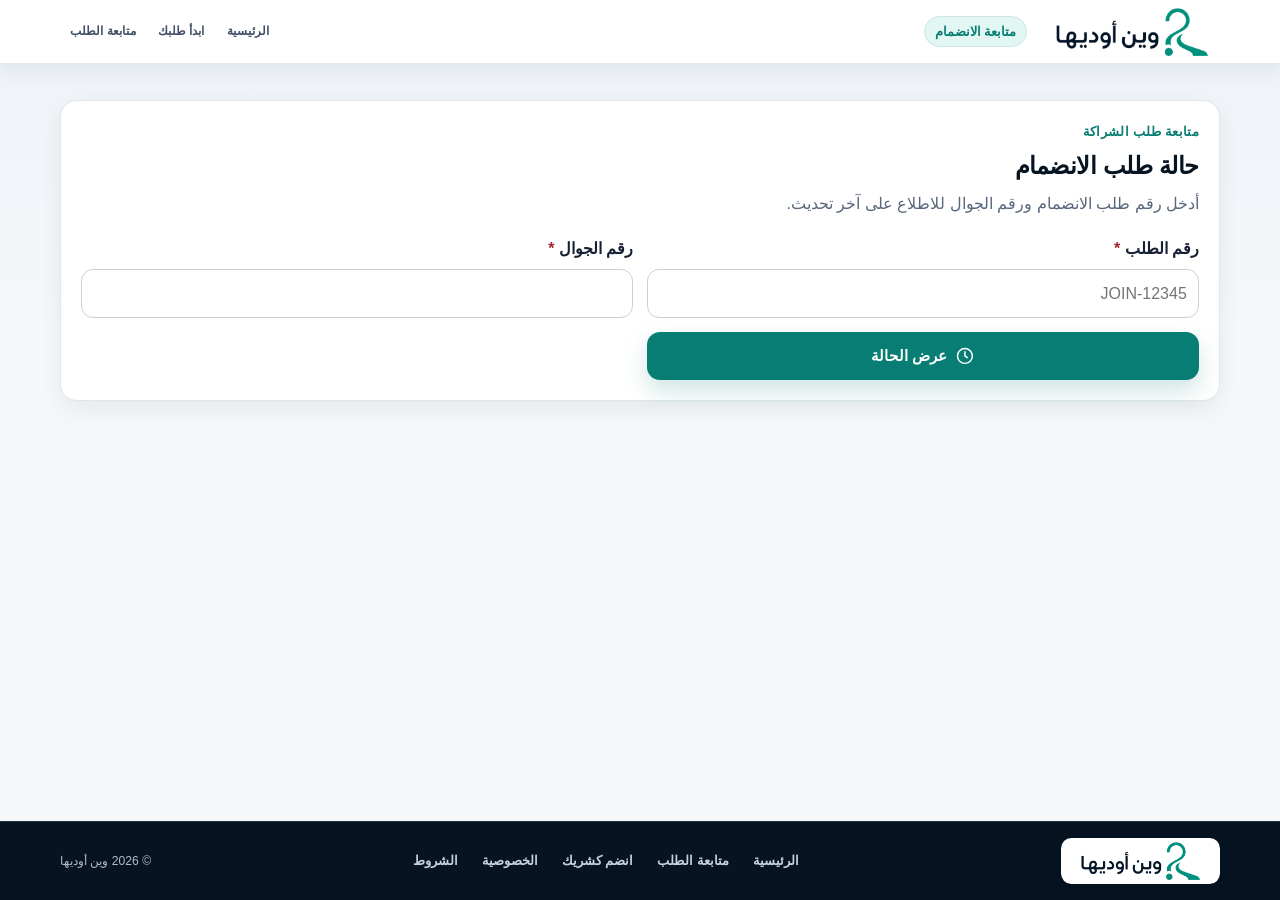
<file: join-status.html>
<!DOCTYPE html>

<html dir="rtl" lang="ar">
<head>
<meta charset="utf-8"/><meta content="متابعة حالة طلب الانضمام إلى شبكة شركاء وين أوديها." name="description"/><meta content="width=device-width, initial-scale=1, viewport-fit=cover" name="viewport"/><meta content="#0b1d33" name="theme-color"/>
<meta content="default-src 'self'; script-src 'self'; style-src 'self'; img-src 'self' data:; connect-src 'self'; object-src 'none'; base-uri 'self'; frame-ancestors 'none'" http-equiv="Content-Security-Policy"/>
<title>حالة طلب الانضمام — وين أوديها؟</title><link href="assets/images/favicon.png" rel="icon" type="image/png"/><link href="assets/styles.css" rel="stylesheet"/>
</head>
<body data-page="join-status">
<header class="site-header unified-site-header" data-unified-header="">
<a class="skip-link" href="#main-content">تجاوز إلى المحتوى</a>
<div class="container nav-shell unified-header-shell">
<a aria-label="وين أوديها — الرئيسية" class="brand unified-brand" href="index.html">
<img alt="وين أوديها" class="brand-logo" height="283" src="assets/images/logo.png" width="900"/>
</a>
<span aria-current="page" class="current-page-label">متابعة الانضمام</span>
<button aria-controls="mainNav" aria-expanded="false" aria-label="فتح قائمة التنقل" class="nav-toggle" data-icon="menu" type="button"><span>القائمة</span></button>
<nav aria-label="التنقل الرئيسي" class="main-nav unified-main-nav" id="mainNav"><a href="index.html">الرئيسية</a><a href="customer.html?fresh=1">ابدأ طلبك</a><a href="track.html">متابعة الطلب</a></nav>
</div>
</header><main class="section" id="main-content"><div class="container">
<section class="card" id="joinLookup"><div class="section-head"><div class="kicker">متابعة طلب الشراكة</div><h1>حالة طلب الانضمام</h1><p>أدخل رقم طلب الانضمام ورقم الجوال للاطلاع على آخر تحديث.</p></div><form class="form-grid two" id="joinLookupForm"><div class="form-field"><label class="required" for="joinNumber">رقم الطلب</label><input id="joinNumber" placeholder="JOIN-12345" required=""/></div><div class="form-field"><label class="required" for="joinPhone">رقم الجوال</label><input id="joinPhone" inputmode="tel" maxlength="10" required=""/></div><button class="btn btn-primary" type="submit">عرض الحالة</button></form></section>
<section class="card" hidden="" id="joinResult"><div class="kicker">طلب الشراكة</div><div id="joinResultContent"></div><div class="button-row mt-16"><a class="btn btn-light" href="join-status.html">بحث آخر</a><a class="btn btn-primary" href="index.html">الرئيسية</a></div></section>
<section class="empty-state" hidden="" id="joinNotFound"><h1>لم نعثر على طلب الانضمام</h1><p>تحقق من رقم الطلب والجوال ثم أعد المحاولة.</p><a class="btn btn-primary" href="join-status.html">المحاولة مرة أخرى</a></section>
</div></main>
<footer class="site-footer unified-site-footer" data-unified-footer="">
<div class="container unified-footer-shell">
<a aria-label="وين أوديها — الرئيسية" class="footer-logo-link" href="index.html"><span class="footer-logo-plate"><img alt="وين أوديها" class="footer-logo" height="283" src="assets/images/logo.png" width="900"/></span></a>
<nav aria-label="روابط الموقع" class="unified-footer-nav"><a href="index.html">الرئيسية</a><a href="track.html">متابعة الطلب</a><a href="join.html">انضم كشريك</a><a href="privacy.html">الخصوصية</a><a href="terms.html">الشروط</a></nav>
<span class="unified-footer-copy">© 2026 وين أوديها</span>
</div>
</footer><script defer="" src="assets/config.js"></script><script defer="" src="assets/automotive-data.js"></script><script defer="" src="assets/storage.js"></script><script defer="" src="assets/google-places.js"></script><script defer="" src="assets/seed.js"></script><script defer="" src="assets/lifecycle.js"></script><script defer="" src="assets/common.js"></script><script defer="" src="assets/join-status.js"></script>
</body></html>
</file>
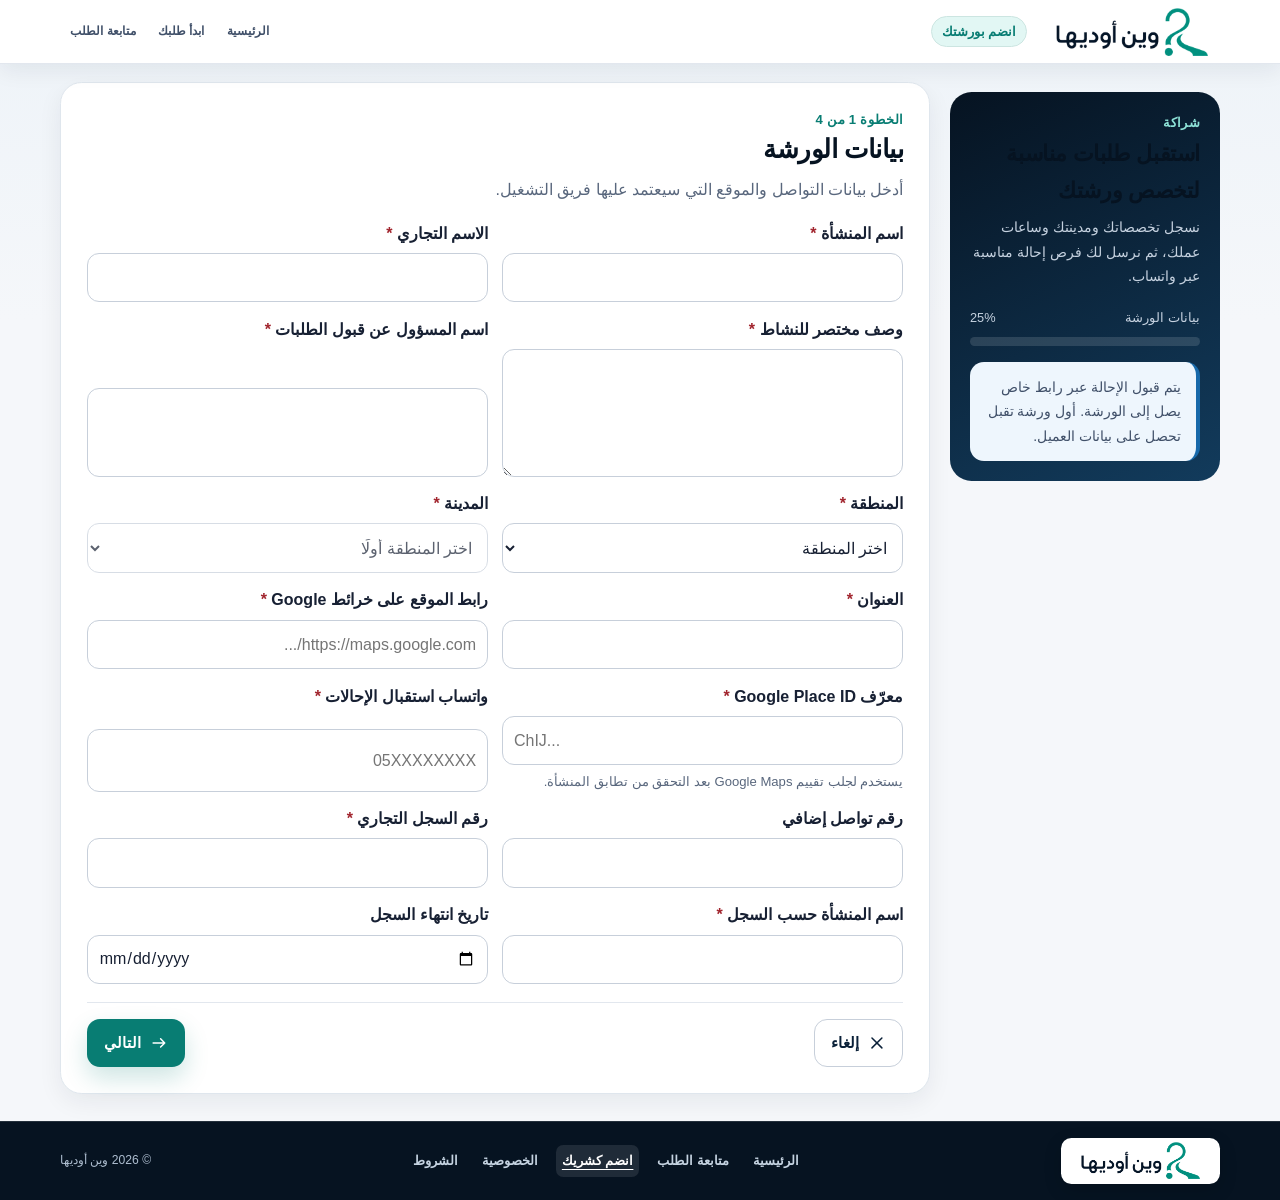
<file: join.html>
<!DOCTYPE html>

<html dir="rtl" lang="ar">
<head>
<meta charset="utf-8"/>
<meta content="width=device-width, initial-scale=1, viewport-fit=cover" name="viewport"/>
<meta content="#0b1d33" name="theme-color"/>
<meta content="قدّم طلب انضمام ورشتك إلى شبكة وين أوديها للمرحلة الأولى." name="description"/>
<meta content="default-src 'self'; script-src 'self'; style-src 'self'; img-src 'self' data:; connect-src 'self'; object-src 'none'; base-uri 'self'; frame-ancestors 'none'" http-equiv="Content-Security-Policy"/>
<title>انضم بورشتك — وين أوديها</title>
<link href="assets/images/favicon.png" rel="icon" type="image/png"/>
<link href="assets/styles.css" rel="stylesheet"/>
</head>
<body data-page="join">
<header class="site-header unified-site-header" data-unified-header="">
<a class="skip-link" href="#main-content">تجاوز إلى المحتوى</a>
<div class="container nav-shell unified-header-shell">
<a aria-label="وين أوديها — الرئيسية" class="brand unified-brand" href="index.html">
<img alt="وين أوديها" class="brand-logo" height="283" src="assets/images/logo.png" width="900"/>
</a>
<span aria-current="page" class="current-page-label">انضم بورشتك</span>
<button aria-controls="mainNav" aria-expanded="false" aria-label="فتح قائمة التنقل" class="nav-toggle" data-icon="menu" type="button"><span>القائمة</span></button>
<nav aria-label="التنقل الرئيسي" class="main-nav unified-main-nav" id="mainNav"><a href="index.html">الرئيسية</a><a href="customer.html?fresh=1">ابدأ طلبك</a><a href="track.html">متابعة الطلب</a></nav>
</div>
</header>
<main class="flow-shell stage-one-join" id="main-content">
<div class="container flow-layout">
<aside class="flow-sidebar">
<div class="kicker light-kicker">شراكة </div>
<h1>استقبل طلبات مناسبة لتخصص ورشتك</h1>
<p>نسجل تخصصاتك ومدينتك وساعات عملك، ثم نرسل لك فرص إحالة مناسبة عبر واتساب.</p>
<div class="progress-wrap">
<div class="progress-meta"><span id="joinProgressLabel">بيانات الورشة</span><span id="joinProgressPercent">25%</span></div>
<div aria-valuemax="100" aria-valuemin="0" aria-valuenow="25" class="progress-track" role="progressbar"><div class="progress-bar" id="joinProgressBar"></div></div>
</div>
<div class="legal-note mt-24">يتم قبول الإحالة عبر رابط خاص يصل إلى الورشة. أول ورشة تقبل تحصل على بيانات العميل.</div>
</aside>
<div class="flow-content">
<form id="joinForm" novalidate="">
<input id="partnerType" type="hidden" value="workshop"/>
<section class="flow-screen active" data-join-step="1" tabindex="-1">
<div class="kicker">الخطوة 1 من 4</div>
<h2>بيانات الورشة</h2>
<p>أدخل بيانات التواصل والموقع التي سيعتمد عليها فريق التشغيل.</p>
<div class="form-grid two">
<div class="form-field"><label class="required" for="businessName">اسم المنشأة</label><input id="businessName" maxlength="100" required=""/></div>
<div class="form-field"><label class="required" for="tradeName">الاسم التجاري</label><input id="tradeName" maxlength="100" required=""/></div>
<div class="form-field"><label class="required" for="activityDescription">وصف مختصر للنشاط</label><textarea id="activityDescription" maxlength="500" required=""></textarea></div>
<div class="form-field"><label class="required" for="acceptanceContactName">اسم المسؤول عن قبول الطلبات</label><input id="acceptanceContactName" maxlength="80" required=""/></div>
<div class="form-field"><label class="required" for="joinRegion">المنطقة</label><select id="joinRegion" required=""></select></div>
<div class="form-field"><label class="required" for="joinCity">المدينة</label><select disabled="" id="joinCity" required=""><option value="">اختر المنطقة أولًا</option></select></div>
<div class="form-field"><label class="required" for="address">العنوان</label><input id="address" maxlength="250" required=""/></div>
<div class="form-field"><label class="required" for="googleMapsUrl">رابط الموقع على خرائط Google</label><input id="googleMapsUrl" maxlength="1200" placeholder="https://maps.google.com/..." required="" type="url"/></div>
<div class="form-field"><label class="required" for="googlePlaceId">معرّف Google Place ID</label><input dir="ltr" id="googlePlaceId" maxlength="512" placeholder="ChIJ..." required=""/><span class="field-hint">يستخدم لجلب تقييم Google Maps بعد التحقق من تطابق المنشأة.</span></div>
<div class="form-field"><label class="required" for="joinWhatsapp">واتساب استقبال الإحالات</label><input id="joinWhatsapp" inputmode="tel" maxlength="10" placeholder="05XXXXXXXX" required=""/></div>
<div class="form-field"><label for="secondaryPhone">رقم تواصل إضافي</label><input id="secondaryPhone" inputmode="tel" maxlength="10"/></div>
<div class="form-field"><label class="required" for="commercialRegistration">رقم السجل التجاري</label><input id="commercialRegistration" maxlength="40" required=""/></div>
<div class="form-field"><label class="required" for="registeredName">اسم المنشأة حسب السجل</label><input id="registeredName" maxlength="120" required=""/></div>
<div class="form-field"><label for="commercialExpiry">تاريخ انتهاء السجل</label><input id="commercialExpiry" type="date"/></div>
</div>
<div class="screen-actions"><a class="btn btn-ghost" href="index.html">إلغاء</a><button class="btn btn-primary" data-join-next="2" type="button">التالي</button></div>
</section>
<section class="flow-screen" data-join-step="2" tabindex="-1">
<div class="kicker">الخطوة 2 من 4</div>
<h2>ساعات الاستقبال</h2>
<p>حدد أوقات الرد على الطلبات لكل يوم. يمكن إضافة فترة ثانية.</p>
<div class="button-row mt-16"><button class="btn btn-light btn-sm" id="copySundaySchedule" type="button">نسخ ساعات الأحد</button><button class="btn btn-ghost btn-sm" id="openAllDays" type="button">فتح جميع الأيام</button></div>
<div class="daily-schedule-list mt-16" id="dailyScheduleEditor"></div>
<div class="screen-actions"><button class="btn btn-ghost" data-join-back="1" type="button">السابق</button><button class="btn btn-primary" data-join-next="3" type="button">التالي</button></div>
</section>
<section class="flow-screen" data-join-step="3" tabindex="-1">
<div class="kicker">الخطوة 3 من 4</div>
<h2>التغطية والتخصص</h2>
<p>تُستخدم هذه البيانات لاختيار الورشة ضمن الدفعة المناسبة.</p>
<div class="form-field"><label class="required" for="coverageCities">مدن التغطية</label><select id="coverageCities" multiple="" required="" size="7"></select><span class="field-hint">تُضاف المدينة الأساسية تلقائيًا، ويمكن تحديد مدن إضافية.</span></div>
<section class="activity-block mt-24">
<div class="section-head compact"><h3>تخصصات الورشة</h3><p>رتب التخصصات حسب الأولوية؛ الأول هو التخصص الرئيسي.</p></div>
<div class="priority-selector"><div><h3>المتاح</h3><div class="selector-list" id="availableSpecialties"></div></div><div><h3>المختار</h3><ol class="selected-priority-list" id="selectedSpecialties"></ol></div></div>
</section>
<section class="activity-block mt-24">
<div class="section-head compact"><h3>السيارات التي تخدمها</h3><p>رتب الشركات حسب الأولوية.</p></div>
<div class="priority-selector"><div><h3>المتاح</h3><div class="selector-list" id="availableMakes"></div></div><div><h3>المختار</h3><ol class="selected-priority-list" id="selectedMakes"></ol></div></div>
<fieldset class="form-field mt-24"><legend class="required">أنواع الوقود التي تخدمها</legend><div class="checkbox-grid" id="fuelTypesJoin"></div></fieldset>
</section>
<fieldset class="form-field mt-24"><legend class="required">القدرة الحالية على استقبال طلبات جديدة</legend><div class="choice-grid"><label class="radio-line"><input checked="" name="intakeCapacity" type="radio" value="available"/><span>نستقبل طلبات</span></label><label class="radio-line"><input name="intakeCapacity" type="radio" value="limited"/><span>استقبال محدود</span></label><label class="radio-line"><input name="intakeCapacity" type="radio" value="paused"/><span>متوقف مؤقتًا</span></label></div></fieldset>
<div class="screen-actions"><button class="btn btn-ghost" data-join-back="2" type="button">السابق</button><button class="btn btn-primary" data-join-next="4" type="button">مراجعة الطلب</button></div>
</section>
<section class="flow-screen" data-join-step="4" tabindex="-1">
<div class="kicker">الخطوة 4 من 4</div>
<h2>المراجعة والموافقة</h2>
<div class="guidance-grid" id="joinReview"></div>
<div class="fee-policy-box mt-24"><h3>رسوم إحالة </h3><p>يظهر الرسم قبل قبول الطلب، ويتراوح من ريال واحد إلى 5 ريالات حسب فئة الطلب. يستحق الرسم عند قبول الورشة وكشف بيانات العميل، وليس عند إرسال الإشعار.</p></div>
<div class="checkbox-stack mt-24">
<label class="checkbox-line"><input id="agreementAccepted" required="" type="checkbox"/><span>أوافق على شروط الشراكة وآلية إرسال الطلب إلى ثلاث ورش وإغلاقه لأول قبول.</span></label>
<label class="checkbox-line"><input id="feesAccepted" required="" type="checkbox"/><span>أوافق على رسوم الإحالة من ريال إلى 5 ريالات، وأنها تستحق عند قبول الطلب وكشف بيانات العميل.</span></label>
<label class="checkbox-line"><input id="ratingsAccepted" required="" type="checkbox"/><span>أوافق على سياسة التقييمات والاعتراضات واسترجاع الرسم في الحالات المؤهلة فقط.</span></label>
<label class="checkbox-line"><input id="privacyTrustAccepted" required="" type="checkbox"/><span>ألتزم بحماية بيانات العميل وعدم استخدامها للتسويق أو مشاركتها.</span></label>
<label class="checkbox-line honesty-pledge"><input id="honestyPledge" required="" type="checkbox"/><span>أتعهد بصحة البيانات، وعدم قبول طلب خارج تخصص الورشة، والتواصل مع العميل بصدق وسرعة، وسداد الرسوم المستحقة.</span></label>
</div>
<div class="screen-actions"><button class="btn btn-ghost" data-join-back="3" type="button">السابق</button><button class="btn btn-primary" type="submit">إرسال طلب الانضمام</button></div>
</section>
<section class="flow-screen" id="joinSuccess" tabindex="-1">
<div class="success-panel"><strong>تم استلام طلب الورشة</strong><p>رقم الطلب: <span id="joinApplicationNumber"></span></p></div>
<p>سيراجع فريق التشغيل البيانات ويتواصل مع مسؤول قبول الطلبات.</p>
<div class="screen-actions"><a class="btn btn-primary" href="join-status.html" id="joinStatusLink">متابعة طلب الانضمام</a><a class="btn btn-light" href="index.html">الرئيسية</a></div>
</section>
</form>
</div>
</div>
</main>
<footer class="site-footer unified-site-footer" data-unified-footer="">
<div class="container unified-footer-shell">
<a aria-label="وين أوديها — الرئيسية" class="footer-logo-link" href="index.html"><span class="footer-logo-plate"><img alt="وين أوديها" class="footer-logo" height="283" src="assets/images/logo.png" width="900"/></span></a>
<nav aria-label="روابط الموقع" class="unified-footer-nav"><a href="index.html">الرئيسية</a><a href="track.html">متابعة الطلب</a><a aria-current="page" href="join.html">انضم كشريك</a><a href="privacy.html">الخصوصية</a><a href="terms.html">الشروط</a></nav>
<span class="unified-footer-copy">© 2026 وين أوديها</span>
</div>
</footer>
<script defer="" src="assets/config.js"></script><script defer="" src="assets/automotive-data.js"></script><script defer="" src="assets/storage.js"></script><script defer="" src="assets/google-places.js"></script><script defer="" src="assets/seed.js"></script><script defer="" src="assets/lifecycle.js"></script><script defer="" src="assets/common.js"></script><script defer="" src="assets/join.js"></script>
</body>
</html>
</file>
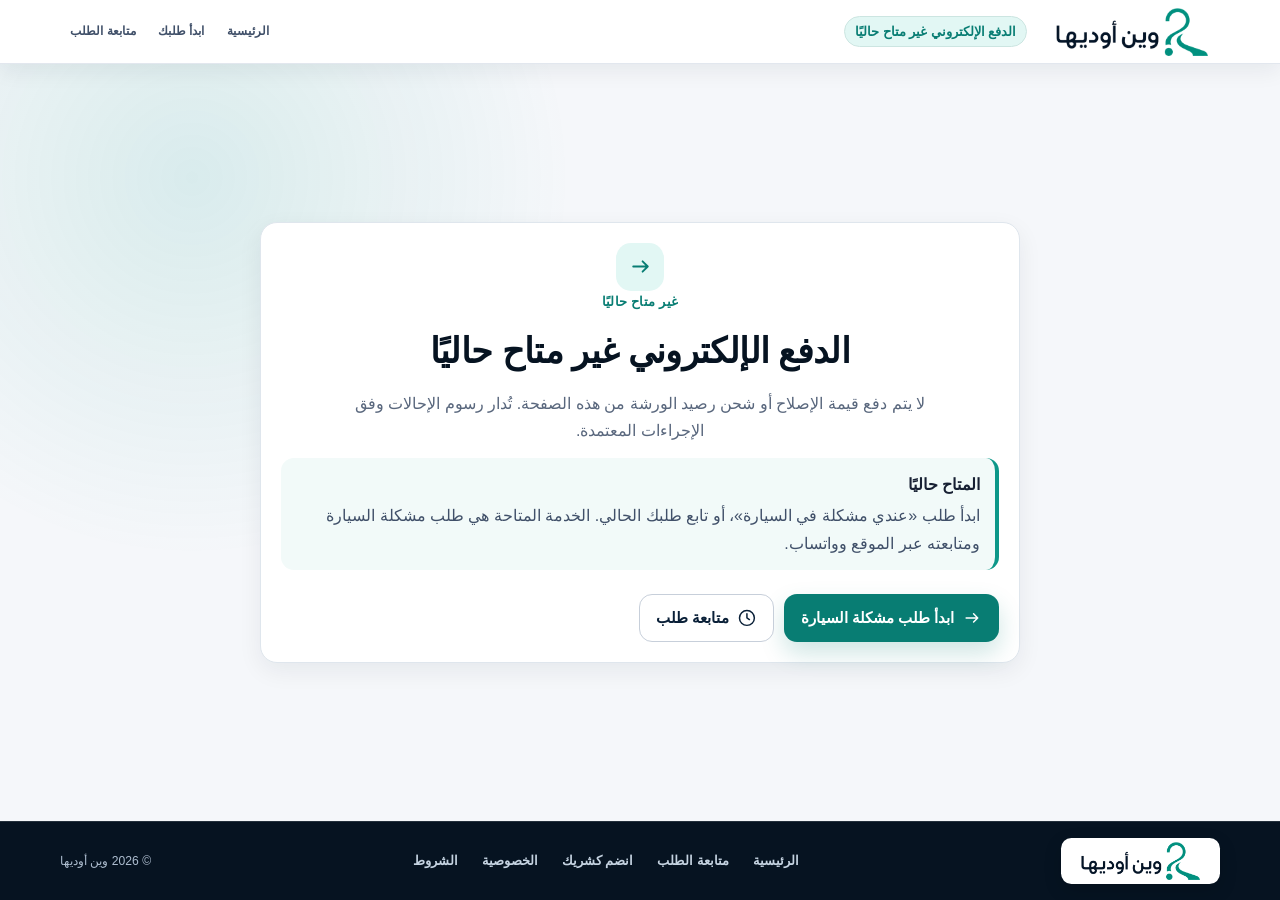
<file: payment.html>
<!DOCTYPE html>

<html dir="rtl" lang="ar"><head><meta charset="utf-8"/><meta content="width=device-width, initial-scale=1, viewport-fit=cover" name="viewport"/><meta content="#0b1d33" name="theme-color"/><meta content="noindex" name="robots"/><meta content="لا يتم دفع قيمة الإصلاح أو شحن رصيد الورشة من هذه الصفحة. تُدار رسوم الإحالات وفق الإجراءات المعتمدة." name="description"/><meta content="default-src 'self'; script-src 'self'; style-src 'self'; img-src 'self' data:; connect-src 'self'; object-src 'none'; base-uri 'self'; frame-ancestors 'none'" http-equiv="Content-Security-Policy"/><title>الدفع الإلكتروني — وين أوديها</title><link href="assets/images/favicon.png" rel="icon" type="image/png"/><link href="assets/styles.css" rel="stylesheet"/></head>
<body data-page="future">
<header class="site-header unified-site-header" data-unified-header="">
<a class="skip-link" href="#main-content">تجاوز إلى المحتوى</a>
<div class="container nav-shell unified-header-shell">
<a aria-label="وين أوديها — الرئيسية" class="brand unified-brand" href="index.html">
<img alt="وين أوديها" class="brand-logo" height="283" src="assets/images/logo.png" width="900"/>
</a>
<span aria-current="page" class="current-page-label">الدفع الإلكتروني غير متاح حاليًا</span>
<button aria-controls="mainNav" aria-expanded="false" aria-label="فتح قائمة التنقل" class="nav-toggle" data-icon="menu" type="button"><span>القائمة</span></button>
<nav aria-label="التنقل الرئيسي" class="main-nav unified-main-nav" id="mainNav"><a href="index.html">الرئيسية</a><a href="customer.html?fresh=1">ابدأ طلبك</a><a href="track.html">متابعة الطلب</a></nav>
</div>
</header>
<main class="section compact-page future-page" id="main-content"><div class="container narrow-container"><section class="card future-feature-card"><div aria-hidden="true" class="card-icon" data-icon="clock"></div><div class="kicker">غير متاح حاليًا</div><h1>الدفع الإلكتروني غير متاح حاليًا</h1><p>لا يتم دفع قيمة الإصلاح أو شحن رصيد الورشة من هذه الصفحة. تُدار رسوم الإحالات وفق الإجراءات المعتمدة.</p><div class="info-panel"><strong>المتاح حاليًا</strong><p>ابدأ طلب «عندي مشكلة في السيارة»، أو تابع طلبك الحالي. الخدمة المتاحة هي طلب مشكلة السيارة ومتابعته عبر الموقع وواتساب.</p></div><div class="button-row mt-24"><a class="btn btn-primary" href="customer.html?fresh=1">ابدأ طلب مشكلة السيارة</a><a class="btn btn-light" href="track.html">متابعة طلب</a></div></section></div></main>
<footer class="site-footer unified-site-footer" data-unified-footer="">
<div class="container unified-footer-shell">
<a aria-label="وين أوديها — الرئيسية" class="footer-logo-link" href="index.html"><span class="footer-logo-plate"><img alt="وين أوديها" class="footer-logo" height="283" src="assets/images/logo.png" width="900"/></span></a>
<nav aria-label="روابط الموقع" class="unified-footer-nav"><a href="index.html">الرئيسية</a><a href="track.html">متابعة الطلب</a><a href="join.html">انضم كشريك</a><a href="privacy.html">الخصوصية</a><a href="terms.html">الشروط</a></nav>
<span class="unified-footer-copy">© 2026 وين أوديها</span>
</div>
</footer>
<script defer="" src="assets/config.js"></script><script defer="" src="assets/automotive-data.js"></script><script defer="" src="assets/storage.js"></script><script defer="" src="assets/google-places.js"></script><script defer="" src="assets/seed.js"></script><script defer="" src="assets/lifecycle.js"></script><script defer="" src="assets/common.js"></script>
</body></html>
</file>
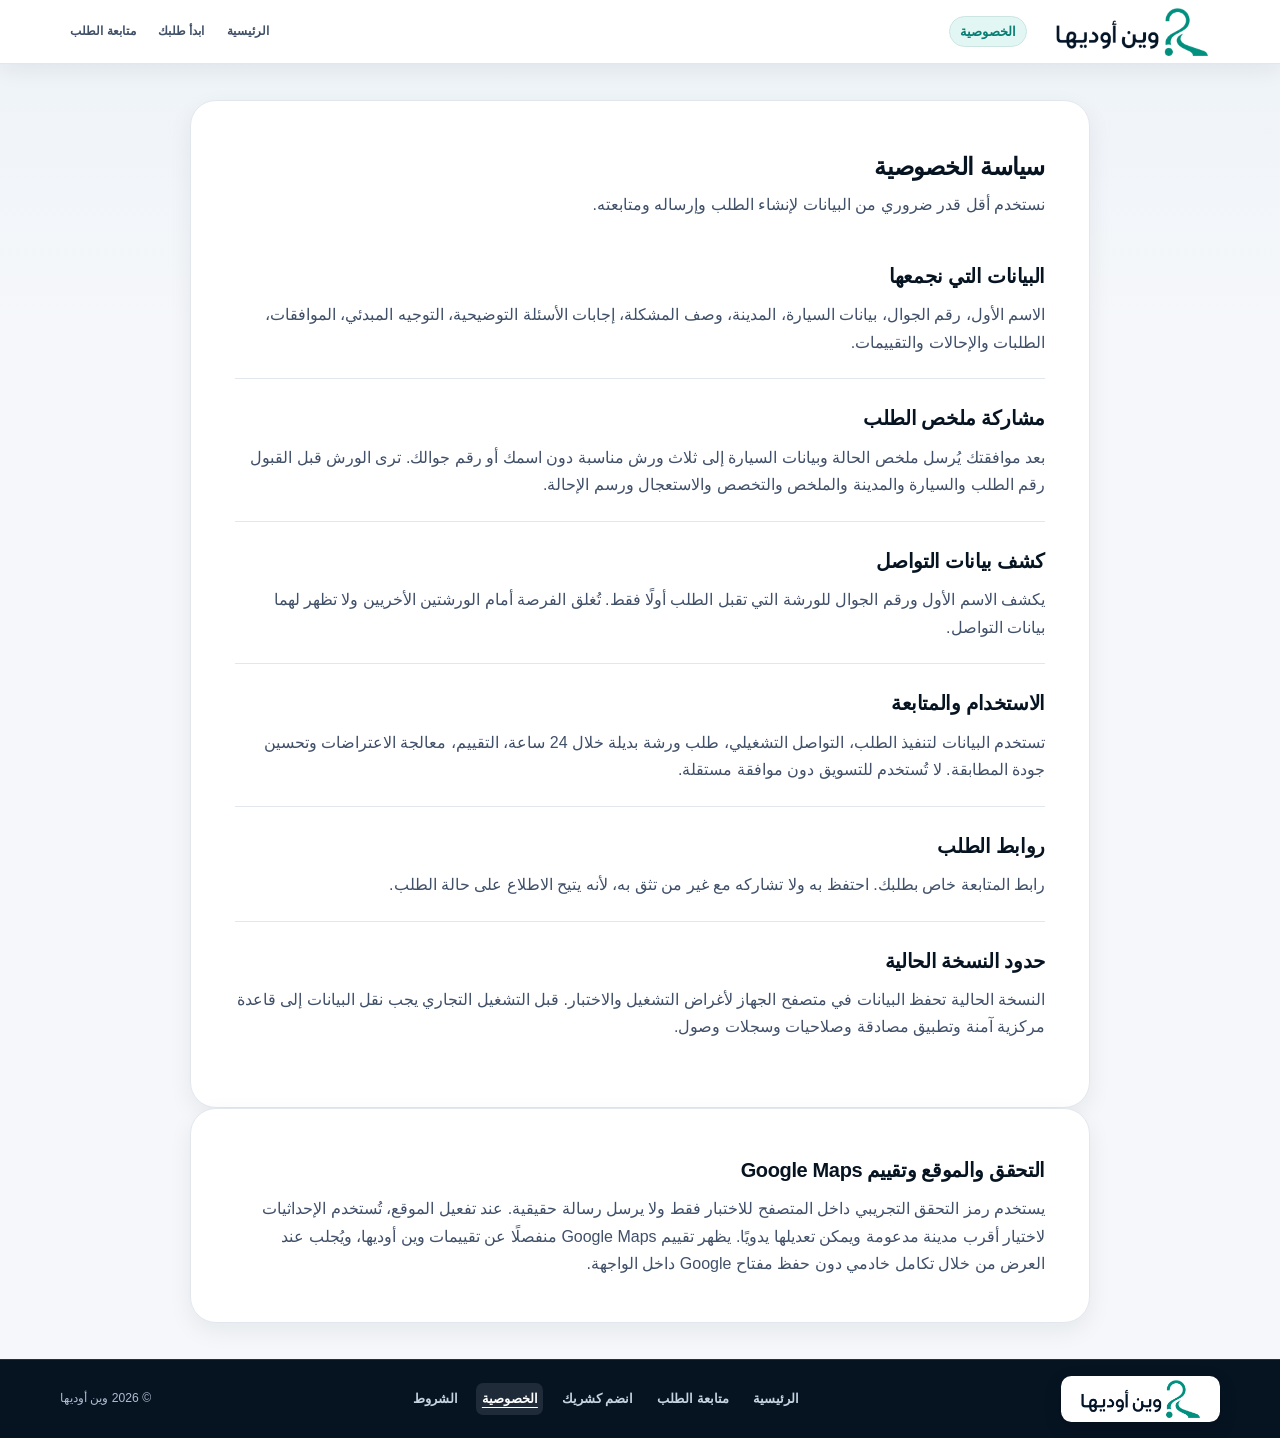
<file: privacy.html>
<!DOCTYPE html>
<html dir="rtl" lang="ar"><head><meta charset="utf-8"/><meta content="width=device-width, initial-scale=1, viewport-fit=cover" name="viewport"/><meta content="#0b1d33" name="theme-color"/><meta content="سياسة خصوصية  لمنصة وين أوديها." name="description"/><meta content="default-src 'self'; script-src 'self'; style-src 'self'; img-src 'self' data:; connect-src 'self'; object-src 'none'; base-uri 'self'; frame-ancestors 'none'" http-equiv="Content-Security-Policy"/><title>سياسة الخصوصية — وين أوديها</title><link href="assets/images/favicon.png" rel="icon" type="image/png"/><link href="assets/styles.css" rel="stylesheet"/></head><body data-page="privacy"><header class="site-header unified-site-header" data-unified-header="">
<a class="skip-link" href="#main-content">تجاوز إلى المحتوى</a>
<div class="container nav-shell unified-header-shell">
<a aria-label="وين أوديها — الرئيسية" class="brand unified-brand" href="index.html">
<img alt="وين أوديها" class="brand-logo" height="283" src="assets/images/logo.png" width="900"/>
</a>
<span aria-current="page" class="current-page-label">الخصوصية</span>
<button aria-controls="mainNav" aria-expanded="false" aria-label="فتح قائمة التنقل" class="nav-toggle" data-icon="menu" type="button"><span>القائمة</span></button>
<nav aria-label="التنقل الرئيسي" class="main-nav unified-main-nav" id="mainNav"><a href="index.html">الرئيسية</a><a href="customer.html?fresh=1">ابدأ طلبك</a><a href="track.html">متابعة الطلب</a></nav>
</div>
</header><main class="section" id="main-content"><article class="container legal-document"><div class="section-head"><div class="kicker"></div><h1>سياسة الخصوصية</h1><p>نستخدم أقل قدر ضروري من البيانات لإنشاء الطلب وإرساله ومتابعته.</p></div><section><h2>البيانات التي نجمعها</h2><p>الاسم الأول، رقم الجوال، بيانات السيارة، المدينة، وصف المشكلة، إجابات الأسئلة التوضيحية، التوجيه المبدئي، الموافقات، الطلبات والإحالات والتقييمات.</p></section><section><h2>مشاركة ملخص الطلب</h2><p>بعد موافقتك يُرسل ملخص الحالة وبيانات السيارة إلى ثلاث ورش مناسبة دون اسمك أو رقم جوالك. ترى الورش قبل القبول رقم الطلب والسيارة والمدينة والملخص والتخصص والاستعجال ورسم الإحالة.</p></section><section><h2>كشف بيانات التواصل</h2><p>يكشف الاسم الأول ورقم الجوال للورشة التي تقبل الطلب أولًا فقط. تُغلق الفرصة أمام الورشتين الأخريين ولا تظهر لهما بيانات التواصل.</p></section><section><h2>الاستخدام والمتابعة</h2><p>تستخدم البيانات لتنفيذ الطلب، التواصل التشغيلي، طلب ورشة بديلة خلال 24 ساعة، التقييم، معالجة الاعتراضات وتحسين جودة المطابقة. لا تُستخدم للتسويق دون موافقة مستقلة.</p></section><section><h2>روابط الطلب</h2><p>رابط المتابعة خاص بطلبك. احتفظ به ولا تشاركه مع غير من تثق به، لأنه يتيح الاطلاع على حالة الطلب.</p></section><section><h2>حدود النسخة الحالية</h2><p>النسخة الحالية تحفظ البيانات في متصفح الجهاز لأغراض التشغيل والاختبار. قبل التشغيل التجاري يجب نقل البيانات إلى قاعدة مركزية آمنة وتطبيق مصادقة وصلاحيات وسجلات وصول.</p></section></article><section class="container legal-document"><h2>التحقق والموقع وتقييم Google Maps</h2><p>يستخدم رمز التحقق التجريبي داخل المتصفح للاختبار فقط ولا يرسل رسالة حقيقية. عند تفعيل الموقع، تُستخدم الإحداثيات لاختيار أقرب مدينة مدعومة ويمكن تعديلها يدويًا. يظهر تقييم Google Maps منفصلًا عن تقييمات وين أوديها، ويُجلب عند العرض من خلال تكامل خادمي دون حفظ مفتاح Google داخل الواجهة.</p></section></main><footer class="site-footer unified-site-footer" data-unified-footer="">
<div class="container unified-footer-shell">
<a aria-label="وين أوديها — الرئيسية" class="footer-logo-link" href="index.html"><span class="footer-logo-plate"><img alt="وين أوديها" class="footer-logo" height="283" src="assets/images/logo.png" width="900"/></span></a>
<nav aria-label="روابط الموقع" class="unified-footer-nav"><a href="index.html">الرئيسية</a><a href="track.html">متابعة الطلب</a><a href="join.html">انضم كشريك</a><a aria-current="page" href="privacy.html">الخصوصية</a><a href="terms.html">الشروط</a></nav>
<span class="unified-footer-copy">© 2026 وين أوديها</span>
</div>
</footer><script defer="" src="assets/config.js"></script><script defer="" src="assets/automotive-data.js"></script><script defer="" src="assets/storage.js"></script><script defer="" src="assets/google-places.js"></script><script defer="" src="assets/seed.js"></script><script defer="" src="assets/lifecycle.js"></script><script defer="" src="assets/common.js"></script></body></html>
</file>
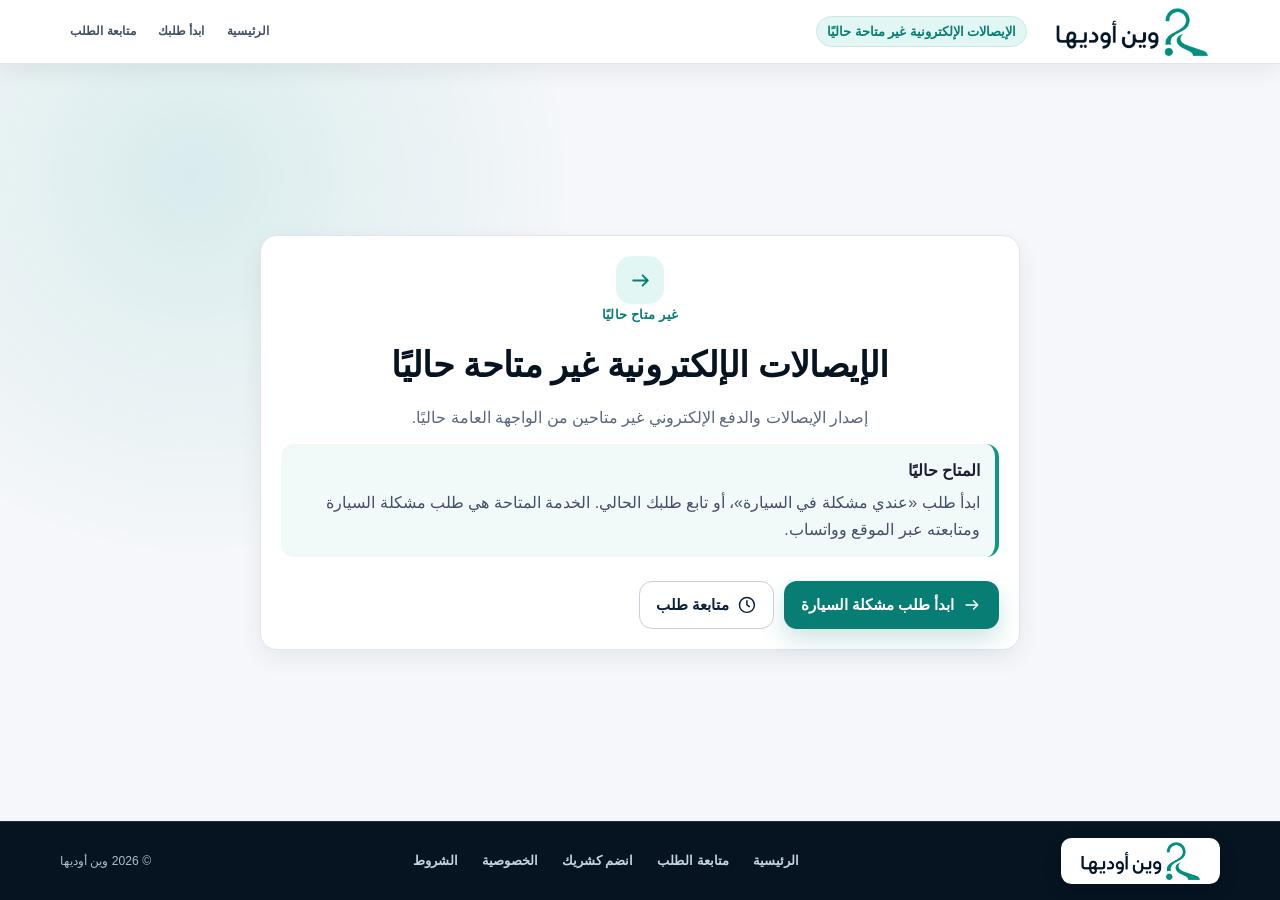
<file: receipt.html>
<!DOCTYPE html>

<html dir="rtl" lang="ar"><head><meta charset="utf-8"/><meta content="width=device-width, initial-scale=1, viewport-fit=cover" name="viewport"/><meta content="#0b1d33" name="theme-color"/><meta content="noindex" name="robots"/><meta content="إصدار الإيصالات والدفع الإلكتروني غير متاحين من الواجهة العامة حاليًا." name="description"/><meta content="default-src 'self'; script-src 'self'; style-src 'self'; img-src 'self' data:; connect-src 'self'; object-src 'none'; base-uri 'self'; frame-ancestors 'none'" http-equiv="Content-Security-Policy"/><title>الإيصالات الإلكترونية — وين أوديها</title><link href="assets/images/favicon.png" rel="icon" type="image/png"/><link href="assets/styles.css" rel="stylesheet"/></head>
<body data-page="future">
<header class="site-header unified-site-header" data-unified-header="">
<a class="skip-link" href="#main-content">تجاوز إلى المحتوى</a>
<div class="container nav-shell unified-header-shell">
<a aria-label="وين أوديها — الرئيسية" class="brand unified-brand" href="index.html">
<img alt="وين أوديها" class="brand-logo" height="283" src="assets/images/logo.png" width="900"/>
</a>
<span aria-current="page" class="current-page-label">الإيصالات الإلكترونية غير متاحة حاليًا</span>
<button aria-controls="mainNav" aria-expanded="false" aria-label="فتح قائمة التنقل" class="nav-toggle" data-icon="menu" type="button"><span>القائمة</span></button>
<nav aria-label="التنقل الرئيسي" class="main-nav unified-main-nav" id="mainNav"><a href="index.html">الرئيسية</a><a href="customer.html?fresh=1">ابدأ طلبك</a><a href="track.html">متابعة الطلب</a></nav>
</div>
</header>
<main class="section compact-page future-page" id="main-content"><div class="container narrow-container"><section class="card future-feature-card"><div aria-hidden="true" class="card-icon" data-icon="clock"></div><div class="kicker">غير متاح حاليًا</div><h1>الإيصالات الإلكترونية غير متاحة حاليًا</h1><p>إصدار الإيصالات والدفع الإلكتروني غير متاحين من الواجهة العامة حاليًا.</p><div class="info-panel"><strong>المتاح حاليًا</strong><p>ابدأ طلب «عندي مشكلة في السيارة»، أو تابع طلبك الحالي. الخدمة المتاحة هي طلب مشكلة السيارة ومتابعته عبر الموقع وواتساب.</p></div><div class="button-row mt-24"><a class="btn btn-primary" href="customer.html?fresh=1">ابدأ طلب مشكلة السيارة</a><a class="btn btn-light" href="track.html">متابعة طلب</a></div></section></div></main>
<footer class="site-footer unified-site-footer" data-unified-footer="">
<div class="container unified-footer-shell">
<a aria-label="وين أوديها — الرئيسية" class="footer-logo-link" href="index.html"><span class="footer-logo-plate"><img alt="وين أوديها" class="footer-logo" height="283" src="assets/images/logo.png" width="900"/></span></a>
<nav aria-label="روابط الموقع" class="unified-footer-nav"><a href="index.html">الرئيسية</a><a href="track.html">متابعة الطلب</a><a href="join.html">انضم كشريك</a><a href="privacy.html">الخصوصية</a><a href="terms.html">الشروط</a></nav>
<span class="unified-footer-copy">© 2026 وين أوديها</span>
</div>
</footer>
<script defer="" src="assets/config.js"></script><script defer="" src="assets/automotive-data.js"></script><script defer="" src="assets/storage.js"></script><script defer="" src="assets/google-places.js"></script><script defer="" src="assets/seed.js"></script><script defer="" src="assets/lifecycle.js"></script><script defer="" src="assets/common.js"></script>
</body></html>
</file>
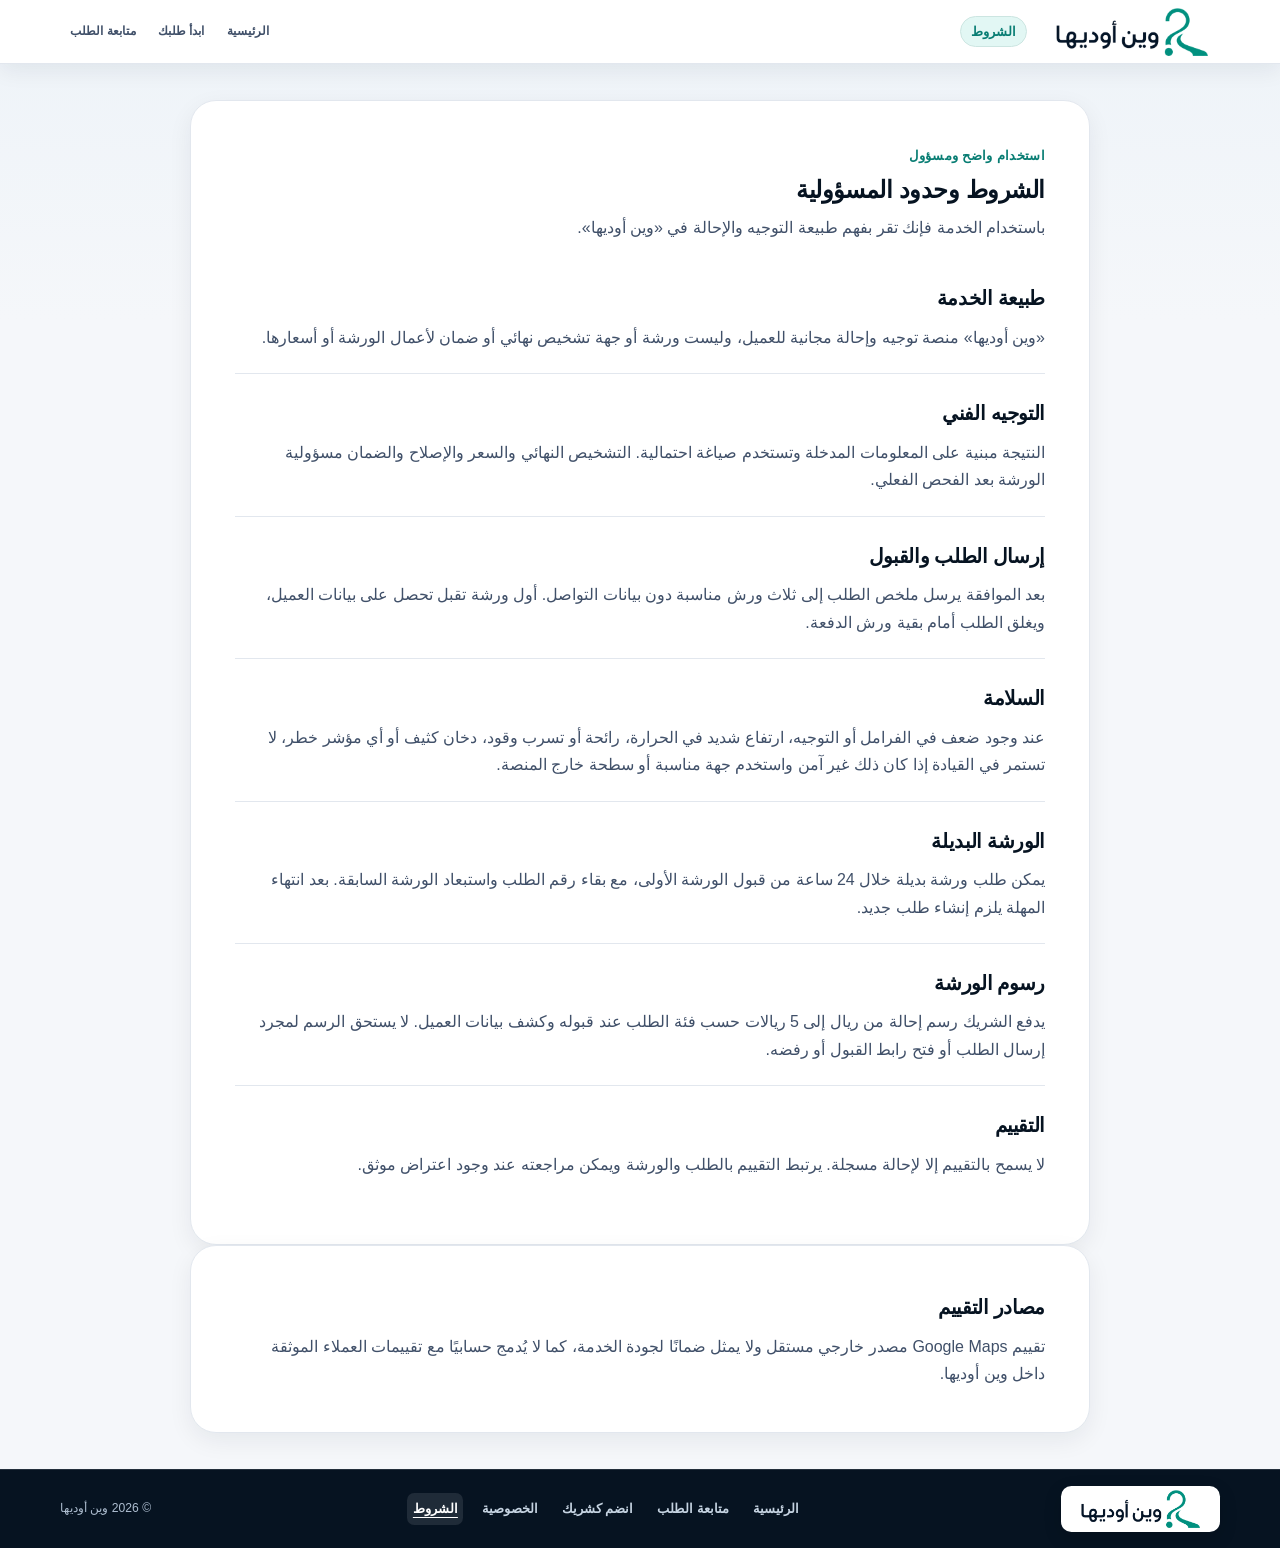
<file: terms.html>
<!DOCTYPE html>
<html dir="rtl" lang="ar"><head><meta charset="utf-8"/><meta content="width=device-width, initial-scale=1, viewport-fit=cover" name="viewport"/><meta content="#0b1d33" name="theme-color"/><meta content="شروط استخدام  لمنصة وين أوديها." name="description"/><meta content="default-src 'self'; script-src 'self'; style-src 'self'; img-src 'self' data:; connect-src 'self'; object-src 'none'; base-uri 'self'; frame-ancestors 'none'" http-equiv="Content-Security-Policy"/><title>الشروط وحدود المسؤولية — وين أوديها</title><link href="assets/images/favicon.png" rel="icon" type="image/png"/><link href="assets/styles.css" rel="stylesheet"/></head><body data-page="terms"><header class="site-header unified-site-header" data-unified-header="">
<a class="skip-link" href="#main-content">تجاوز إلى المحتوى</a>
<div class="container nav-shell unified-header-shell">
<a aria-label="وين أوديها — الرئيسية" class="brand unified-brand" href="index.html">
<img alt="وين أوديها" class="brand-logo" height="283" src="assets/images/logo.png" width="900"/>
</a>
<span aria-current="page" class="current-page-label">الشروط</span>
<button aria-controls="mainNav" aria-expanded="false" aria-label="فتح قائمة التنقل" class="nav-toggle" data-icon="menu" type="button"><span>القائمة</span></button>
<nav aria-label="التنقل الرئيسي" class="main-nav unified-main-nav" id="mainNav"><a href="index.html">الرئيسية</a><a href="customer.html?fresh=1">ابدأ طلبك</a><a href="track.html">متابعة الطلب</a></nav>
</div>
</header><main class="section" id="main-content"><article class="container legal-document"><div class="section-head"><div class="kicker">استخدام واضح ومسؤول</div><h1>الشروط وحدود المسؤولية</h1><p>باستخدام الخدمة فإنك تقر بفهم طبيعة التوجيه والإحالة في «وين أوديها».</p></div><section><h2>طبيعة الخدمة</h2><p>«وين أوديها» منصة توجيه وإحالة مجانية للعميل، وليست ورشة أو جهة تشخيص نهائي أو ضمان لأعمال الورشة أو أسعارها.</p></section><section><h2>التوجيه الفني</h2><p>النتيجة مبنية على المعلومات المدخلة وتستخدم صياغة احتمالية. التشخيص النهائي والسعر والإصلاح والضمان مسؤولية الورشة بعد الفحص الفعلي.</p></section><section><h2>إرسال الطلب والقبول</h2><p>بعد الموافقة يرسل ملخص الطلب إلى ثلاث ورش مناسبة دون بيانات التواصل. أول ورشة تقبل تحصل على بيانات العميل، ويغلق الطلب أمام بقية ورش الدفعة.</p></section><section><h2>السلامة</h2><p>عند وجود ضعف في الفرامل أو التوجيه، ارتفاع شديد في الحرارة، رائحة أو تسرب وقود، دخان كثيف أو أي مؤشر خطر، لا تستمر في القيادة إذا كان ذلك غير آمن واستخدم جهة مناسبة أو سطحة خارج المنصة.</p></section><section><h2>الورشة البديلة</h2><p>يمكن طلب ورشة بديلة خلال 24 ساعة من قبول الورشة الأولى، مع بقاء رقم الطلب واستبعاد الورشة السابقة. بعد انتهاء المهلة يلزم إنشاء طلب جديد.</p></section><section><h2>رسوم الورشة</h2><p>يدفع الشريك رسم إحالة من ريال إلى 5 ريالات حسب فئة الطلب عند قبوله وكشف بيانات العميل. لا يستحق الرسم لمجرد إرسال الطلب أو فتح رابط القبول أو رفضه.</p></section><section><h2>التقييم</h2><p>لا يسمح بالتقييم إلا لإحالة مسجلة. يرتبط التقييم بالطلب والورشة ويمكن مراجعته عند وجود اعتراض موثق.</p></section></article><section class="container legal-document"><h2>مصادر التقييم</h2><p>تقييم Google Maps مصدر خارجي مستقل ولا يمثل ضمانًا لجودة الخدمة، كما لا يُدمج حسابيًا مع تقييمات العملاء الموثقة داخل وين أوديها.</p></section></main><footer class="site-footer unified-site-footer" data-unified-footer="">
<div class="container unified-footer-shell">
<a aria-label="وين أوديها — الرئيسية" class="footer-logo-link" href="index.html"><span class="footer-logo-plate"><img alt="وين أوديها" class="footer-logo" height="283" src="assets/images/logo.png" width="900"/></span></a>
<nav aria-label="روابط الموقع" class="unified-footer-nav"><a href="index.html">الرئيسية</a><a href="track.html">متابعة الطلب</a><a href="join.html">انضم كشريك</a><a href="privacy.html">الخصوصية</a><a aria-current="page" href="terms.html">الشروط</a></nav>
<span class="unified-footer-copy">© 2026 وين أوديها</span>
</div>
</footer><script defer="" src="assets/config.js"></script><script defer="" src="assets/automotive-data.js"></script><script defer="" src="assets/storage.js"></script><script defer="" src="assets/google-places.js"></script><script defer="" src="assets/seed.js"></script><script defer="" src="assets/lifecycle.js"></script><script defer="" src="assets/common.js"></script></body></html>
</file>
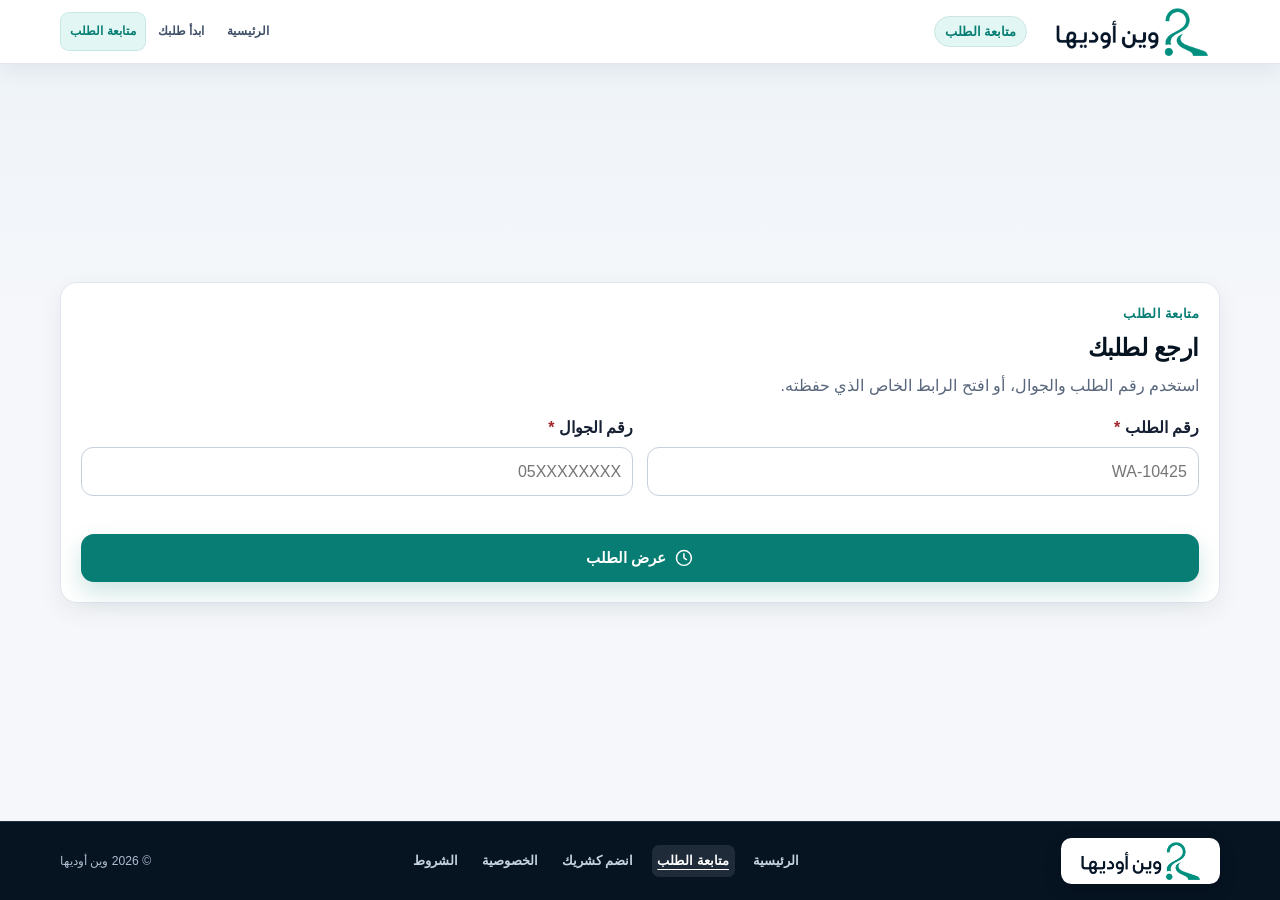
<file: track.html>
<!DOCTYPE html>

<html dir="rtl" lang="ar">
<head>
<meta charset="utf-8"/><meta content="width=device-width, initial-scale=1, viewport-fit=cover" name="viewport"/><meta content="#0b1d33" name="theme-color"/>
<meta content="تابع طلبك في وين أوديها برقم الطلب والجوال أو من رابط الطلب الخاص." name="description"/>
<meta content="default-src 'self'; script-src 'self'; style-src 'self'; img-src 'self' data:; connect-src 'self'; object-src 'none'; base-uri 'self'; frame-ancestors 'none'" http-equiv="Content-Security-Policy"/>
<title>متابعة الطلب — وين أوديها</title><link href="assets/images/favicon.png" rel="icon" type="image/png"/><link href="assets/styles.css" rel="stylesheet"/>
</head>
<body data-page="track">
<noscript><div class="noscript-banner">فعّل JavaScript لعرض الطلب.</div></noscript>
<header class="site-header unified-site-header" data-unified-header="">
<a class="skip-link" href="#main-content">تجاوز إلى المحتوى</a>
<div class="container nav-shell unified-header-shell">
<a aria-label="وين أوديها — الرئيسية" class="brand unified-brand" href="index.html">
<img alt="وين أوديها" class="brand-logo" height="283" src="assets/images/logo.png" width="900"/>
</a>
<span aria-current="page" class="current-page-label">متابعة الطلب</span>
<button aria-controls="mainNav" aria-expanded="false" aria-label="فتح قائمة التنقل" class="nav-toggle" data-icon="menu" type="button"><span>القائمة</span></button>
<nav aria-label="التنقل الرئيسي" class="main-nav unified-main-nav" id="mainNav"><a href="index.html">الرئيسية</a><a href="customer.html?fresh=1">ابدأ طلبك</a><a aria-current="page" href="track.html">متابعة الطلب</a></nav>
</div>
</header>
<main class="section compact-page" id="main-content">
<div class="container track-layout">
<section class="card track-lookup" id="lookupCard">
<div class="section-head compact"><div class="kicker">متابعة الطلب</div><h1>ارجع لطلبك</h1><p>استخدم رقم الطلب والجوال، أو افتح الرابط الخاص الذي حفظته.</p></div>
<form id="trackForm" novalidate="">
<div class="form-grid two"><div class="form-field"><label class="required" for="requestNumber">رقم الطلب</label><input autocomplete="off" id="requestNumber" placeholder="WA-10425" required=""/></div><div class="form-field"><label class="required" for="trackPhone">رقم الجوال</label><input autocomplete="tel" id="trackPhone" inputmode="tel" maxlength="10" placeholder="05XXXXXXXX" required=""/></div></div>
<div class="error-text" id="trackError" role="alert"></div><button class="btn btn-primary btn-block mt-16" type="submit">عرض الطلب</button>
</form>
</section>
<section hidden="" id="requestView">
<div class="request-header"><div class="kicker light-kicker">طلبك</div><h1 id="requestTitle"></h1><p id="requestSubtitle"></p><div class="request-meta" id="requestMeta"></div></div>
<div id="statusPanel"></div>
<div class="mt-16" id="partnerPanel"></div>
<section class="contact-card mt-16" hidden="" id="contactPanel"><div><div class="kicker">بعد القبول</div><h2>تواصل مع الورشة</h2><p>اذكر رقم الطلب عند التواصل أو الحضور.</p></div><div class="button-row contact-actions"><a class="btn btn-primary" href="#" id="customerWhatsapp" rel="noopener" target="_blank">فتح واتساب</a><button class="btn btn-light" id="copyCustomerMessage" type="button">نسخ الرسالة</button></div></section>
<section class="card mt-16" hidden="" id="outcomePanel"><div class="section-head compact"><h2>ماذا حدث مع الورشة؟</h2><p>تساعدنا المتابعة على تحسين الترشيح وقياس جودة الاستجابة.</p></div><div class="choice-grid outcome-grid" id="outcomeChoices"></div></section>
<section class="card mt-16" hidden="" id="alternativePanel"><div class="section-head compact"><div class="kicker">خلال 24 ساعة</div><h2>لم تتفق مع الورشة؟</h2><p id="alternativeHelp">نحفظ بياناتك ونبحث لك عن ورشة أخرى مع استبعاد الورشة السابقة.</p></div><div class="form-field"><label class="required" for="alternativeReason">سبب عدم الاتفاق</label><select id="alternativeReason"><option value="">اختر السبب</option><option>لم تتواصل الورشة</option><option>لم نتفق على الموعد</option><option>لم نتفق على السعر</option><option>الورشة لا تقدم الخدمة المطلوبة</option><option>موقع الورشة غير مناسب</option><option>لم أرغب في الاستمرار</option><option>سبب آخر</option></select></div><button class="btn btn-warning btn-block mt-16" id="requestAlternative" type="button">أريد ورشة أخرى</button></section>
<section class="card mt-16" hidden="" id="ratingPanel"><div class="section-head compact"><h2>قيّم تجربتك</h2><p>يرتبط التقييم بهذه الإحالة ولا يظهر اسمك علنًا.</p></div><form id="ratingForm"><div class="form-grid two"><div class="form-field"><label class="required" for="ratingOverall">التقييم العام</label><select id="ratingOverall" required=""><option value="">اختر</option><option value="5">5 — ممتاز</option><option value="4">4 — جيد جدًا</option><option value="3">3 — جيد</option><option value="2">2 — ضعيف</option><option value="1">1 — سيئ</option></select></div><div class="form-field"><label for="ratingRecommend">هل تنصح بالورشة؟</label><select id="ratingRecommend"><option value="yes">نعم</option><option value="no">لا</option></select></div></div><div class="form-field mt-16"><label for="ratingComment">تعليق اختياري</label><textarea id="ratingComment" maxlength="800"></textarea></div><button class="btn btn-primary btn-block mt-16" type="submit">إرسال التقييم</button></form></section>
<section class="card mt-16"><div class="section-head compact"><h2>سجل الإرسال والقبول</h2></div><div class="timeline" id="requestTimeline"></div></section>
<section class="private-link-card mt-16"><div><span class="pill">رابطك الخاص</span><h2>احتفظ به للعودة السريعة</h2></div><div class="compact-link-row"><input aria-label="رابط الطلب" id="trackPrivateLink" readonly=""/><button class="icon-action" id="copyTrackLink" type="button">نسخ</button><a class="icon-action" href="index.html">الرئيسية</a></div></section>
</section>
</div>
</main>
<footer class="site-footer unified-site-footer" data-unified-footer="">
<div class="container unified-footer-shell">
<a aria-label="وين أوديها — الرئيسية" class="footer-logo-link" href="index.html"><span class="footer-logo-plate"><img alt="وين أوديها" class="footer-logo" height="283" src="assets/images/logo.png" width="900"/></span></a>
<nav aria-label="روابط الموقع" class="unified-footer-nav"><a href="index.html">الرئيسية</a><a aria-current="page" href="track.html">متابعة الطلب</a><a href="join.html">انضم كشريك</a><a href="privacy.html">الخصوصية</a><a href="terms.html">الشروط</a></nav>
<span class="unified-footer-copy">© 2026 وين أوديها</span>
</div>
</footer>
<script defer="" src="assets/config.js"></script><script defer="" src="assets/automotive-data.js"></script><script defer="" src="assets/storage.js"></script><script defer="" src="assets/google-places.js"></script><script defer="" src="assets/seed.js"></script><script defer="" src="assets/matching-engine.js"></script><script defer="" src="assets/lifecycle.js"></script><script defer="" src="assets/common.js"></script><script defer="" src="assets/track.js"></script>
</body>
</html>
</file>
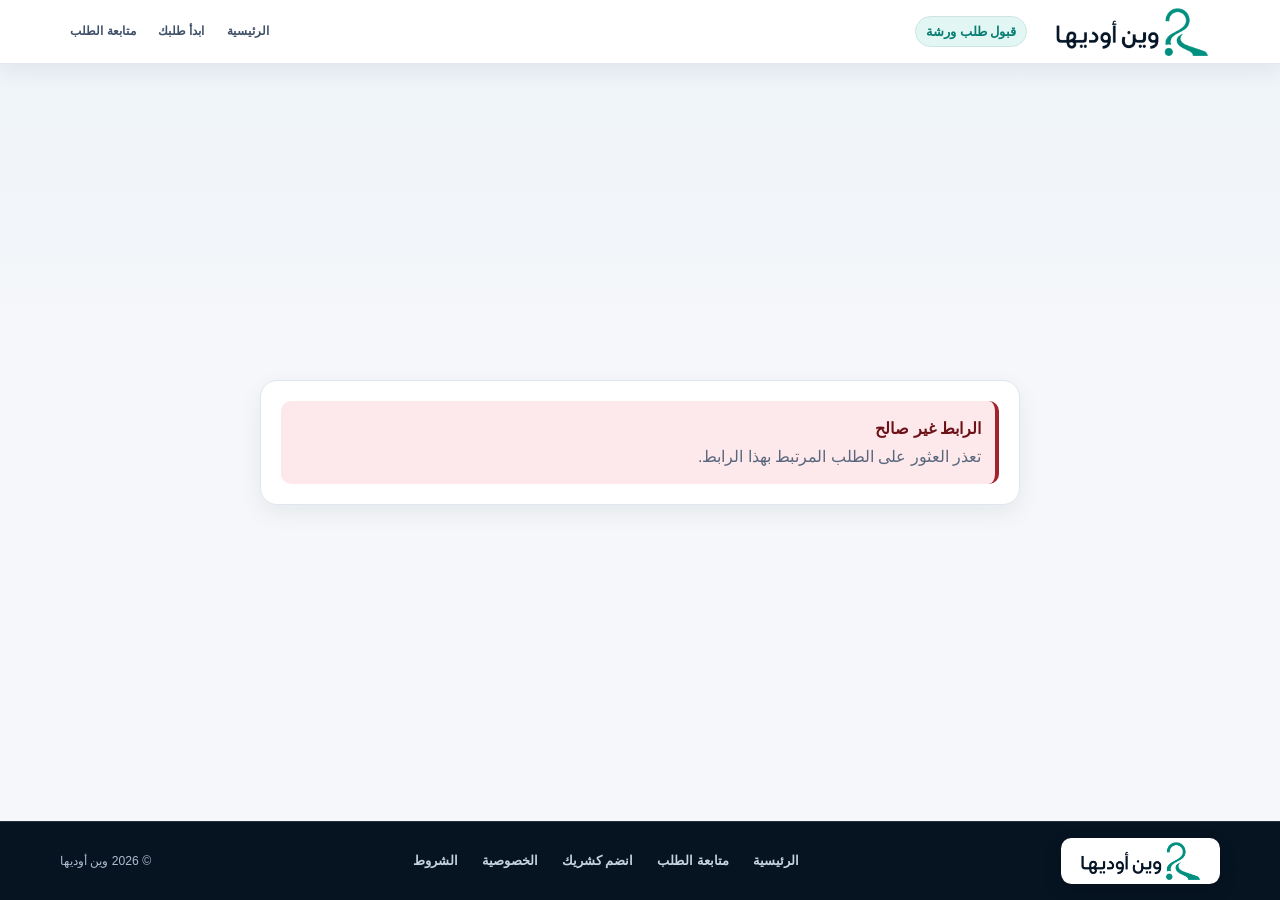
<file: workshop-accept.html>
<!DOCTYPE html>

<html dir="rtl" lang="ar">
<head>
<meta charset="utf-8"/><meta content="width=device-width, initial-scale=1, viewport-fit=cover" name="viewport"/><meta content="#0b1d33" name="theme-color"/>
<meta content="رابط قبول طلب ورشة من وين أوديها." name="description"/>
<meta content="default-src 'self'; script-src 'self'; style-src 'self'; img-src 'self' data:; connect-src 'self'; object-src 'none'; base-uri 'self'; frame-ancestors 'none'" http-equiv="Content-Security-Policy"/>
<title>قبول طلب ورشة — وين أوديها</title><link href="assets/images/favicon.png" rel="icon" type="image/png"/><link href="assets/styles.css" rel="stylesheet"/>
</head>
<body data-page="workshop-accept">
<noscript><div class="noscript-banner">فعّل JavaScript لعرض الطلب.</div></noscript>
<header class="site-header unified-site-header" data-unified-header="">
<a class="skip-link" href="#main-content">تجاوز إلى المحتوى</a>
<div class="container nav-shell unified-header-shell">
<a aria-label="وين أوديها — الرئيسية" class="brand unified-brand" href="index.html">
<img alt="وين أوديها" class="brand-logo" height="283" src="assets/images/logo.png" width="900"/>
</a>
<span aria-current="page" class="current-page-label">قبول طلب ورشة</span>
<button aria-controls="mainNav" aria-expanded="false" aria-label="فتح قائمة التنقل" class="nav-toggle" data-icon="menu" type="button"><span>القائمة</span></button>
<nav aria-label="التنقل الرئيسي" class="main-nav unified-main-nav" id="mainNav"><a href="index.html">الرئيسية</a><a href="customer.html?fresh=1">ابدأ طلبك</a><a href="track.html">متابعة الطلب</a></nav>
</div>
</header>
<main class="section compact-page" id="main-content"><div class="container narrow-container"><section class="card" id="acceptanceCard"><div class="loading-shell"><div class="loader-ring"></div><h1>جاري فتح الطلب</h1></div></section></div></main>
<footer class="site-footer unified-site-footer" data-unified-footer="">
<div class="container unified-footer-shell">
<a aria-label="وين أوديها — الرئيسية" class="footer-logo-link" href="index.html"><span class="footer-logo-plate"><img alt="وين أوديها" class="footer-logo" height="283" src="assets/images/logo.png" width="900"/></span></a>
<nav aria-label="روابط الموقع" class="unified-footer-nav"><a href="index.html">الرئيسية</a><a href="track.html">متابعة الطلب</a><a href="join.html">انضم كشريك</a><a href="privacy.html">الخصوصية</a><a href="terms.html">الشروط</a></nav>
<span class="unified-footer-copy">© 2026 وين أوديها</span>
</div>
</footer>
<script defer="" src="assets/config.js"></script><script defer="" src="assets/automotive-data.js"></script><script defer="" src="assets/storage.js"></script><script defer="" src="assets/google-places.js"></script><script defer="" src="assets/seed.js"></script><script defer="" src="assets/matching-engine.js"></script><script defer="" src="assets/lifecycle.js"></script><script defer="" src="assets/common.js"></script><script defer="" src="assets/workshop-accept.js"></script>
</body>
</html>
</file>
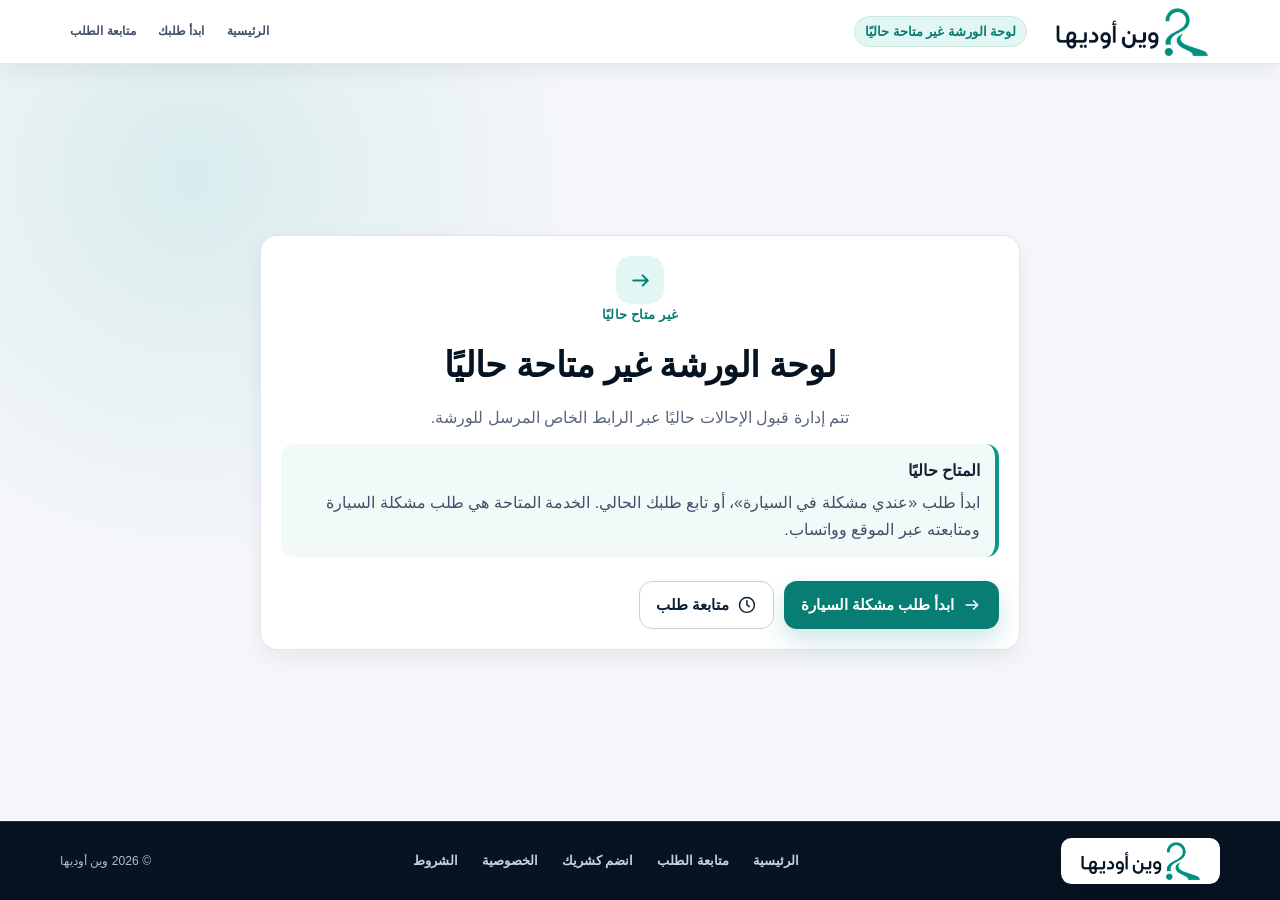
<file: workshop-dashboard.html>
<!DOCTYPE html>

<html dir="rtl" lang="ar"><head><meta charset="utf-8"/><meta content="width=device-width, initial-scale=1, viewport-fit=cover" name="viewport"/><meta content="#0b1d33" name="theme-color"/><meta content="noindex" name="robots"/><meta content="تتم إدارة قبول الإحالات حاليًا عبر الرابط الخاص المرسل للورشة." name="description"/><meta content="default-src 'self'; script-src 'self'; style-src 'self'; img-src 'self' data:; connect-src 'self'; object-src 'none'; base-uri 'self'; frame-ancestors 'none'" http-equiv="Content-Security-Policy"/><title>لوحة الورشة — وين أوديها</title><link href="assets/images/favicon.png" rel="icon" type="image/png"/><link href="assets/styles.css" rel="stylesheet"/></head>
<body data-page="future">
<header class="site-header unified-site-header" data-unified-header="">
<a class="skip-link" href="#main-content">تجاوز إلى المحتوى</a>
<div class="container nav-shell unified-header-shell">
<a aria-label="وين أوديها — الرئيسية" class="brand unified-brand" href="index.html">
<img alt="وين أوديها" class="brand-logo" height="283" src="assets/images/logo.png" width="900"/>
</a>
<span aria-current="page" class="current-page-label">لوحة الورشة غير متاحة حاليًا</span>
<button aria-controls="mainNav" aria-expanded="false" aria-label="فتح قائمة التنقل" class="nav-toggle" data-icon="menu" type="button"><span>القائمة</span></button>
<nav aria-label="التنقل الرئيسي" class="main-nav unified-main-nav" id="mainNav"><a href="index.html">الرئيسية</a><a href="customer.html?fresh=1">ابدأ طلبك</a><a href="track.html">متابعة الطلب</a></nav>
</div>
</header>
<main class="section compact-page future-page" id="main-content"><div class="container narrow-container"><section class="card future-feature-card"><div aria-hidden="true" class="card-icon" data-icon="clock"></div><div class="kicker">غير متاح حاليًا</div><h1>لوحة الورشة غير متاحة حاليًا</h1><p>تتم إدارة قبول الإحالات حاليًا عبر الرابط الخاص المرسل للورشة.</p><div class="info-panel"><strong>المتاح حاليًا</strong><p>ابدأ طلب «عندي مشكلة في السيارة»، أو تابع طلبك الحالي. الخدمة المتاحة هي طلب مشكلة السيارة ومتابعته عبر الموقع وواتساب.</p></div><div class="button-row mt-24"><a class="btn btn-primary" href="customer.html?fresh=1">ابدأ طلب مشكلة السيارة</a><a class="btn btn-light" href="track.html">متابعة طلب</a></div></section></div></main>
<footer class="site-footer unified-site-footer" data-unified-footer="">
<div class="container unified-footer-shell">
<a aria-label="وين أوديها — الرئيسية" class="footer-logo-link" href="index.html"><span class="footer-logo-plate"><img alt="وين أوديها" class="footer-logo" height="283" src="assets/images/logo.png" width="900"/></span></a>
<nav aria-label="روابط الموقع" class="unified-footer-nav"><a href="index.html">الرئيسية</a><a href="track.html">متابعة الطلب</a><a href="join.html">انضم كشريك</a><a href="privacy.html">الخصوصية</a><a href="terms.html">الشروط</a></nav>
<span class="unified-footer-copy">© 2026 وين أوديها</span>
</div>
</footer>
<script defer="" src="assets/config.js"></script><script defer="" src="assets/automotive-data.js"></script><script defer="" src="assets/storage.js"></script><script defer="" src="assets/google-places.js"></script><script defer="" src="assets/seed.js"></script><script defer="" src="assets/lifecycle.js"></script><script defer="" src="assets/common.js"></script>
</body></html>
</file>
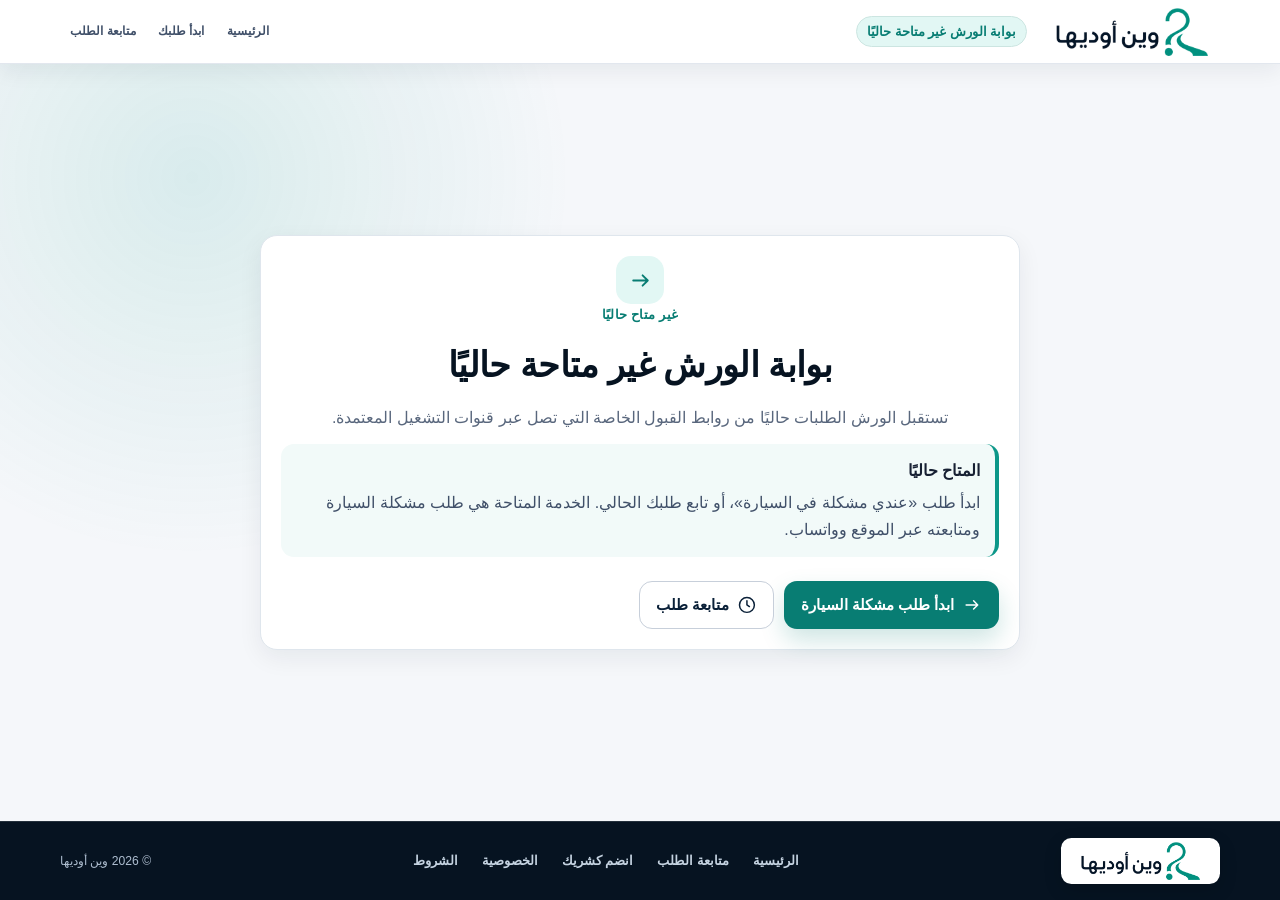
<file: workshop-login.html>
<!DOCTYPE html>

<html dir="rtl" lang="ar"><head><meta charset="utf-8"/><meta content="width=device-width, initial-scale=1, viewport-fit=cover" name="viewport"/><meta content="#0b1d33" name="theme-color"/><meta content="noindex" name="robots"/><meta content="تستقبل الورش الطلبات حاليًا من روابط القبول الخاصة التي تصل عبر قنوات التشغيل المعتمدة." name="description"/><meta content="default-src 'self'; script-src 'self'; style-src 'self'; img-src 'self' data:; connect-src 'self'; object-src 'none'; base-uri 'self'; frame-ancestors 'none'" http-equiv="Content-Security-Policy"/><title>بوابة الورش — وين أوديها</title><link href="assets/images/favicon.png" rel="icon" type="image/png"/><link href="assets/styles.css" rel="stylesheet"/></head>
<body data-page="future">
<header class="site-header unified-site-header" data-unified-header="">
<a class="skip-link" href="#main-content">تجاوز إلى المحتوى</a>
<div class="container nav-shell unified-header-shell">
<a aria-label="وين أوديها — الرئيسية" class="brand unified-brand" href="index.html">
<img alt="وين أوديها" class="brand-logo" height="283" src="assets/images/logo.png" width="900"/>
</a>
<span aria-current="page" class="current-page-label">بوابة الورش غير متاحة حاليًا</span>
<button aria-controls="mainNav" aria-expanded="false" aria-label="فتح قائمة التنقل" class="nav-toggle" data-icon="menu" type="button"><span>القائمة</span></button>
<nav aria-label="التنقل الرئيسي" class="main-nav unified-main-nav" id="mainNav"><a href="index.html">الرئيسية</a><a href="customer.html?fresh=1">ابدأ طلبك</a><a href="track.html">متابعة الطلب</a></nav>
</div>
</header>
<main class="section compact-page future-page" id="main-content"><div class="container narrow-container"><section class="card future-feature-card"><div aria-hidden="true" class="card-icon" data-icon="clock"></div><div class="kicker">غير متاح حاليًا</div><h1>بوابة الورش غير متاحة حاليًا</h1><p>تستقبل الورش الطلبات حاليًا من روابط القبول الخاصة التي تصل عبر قنوات التشغيل المعتمدة.</p><div class="info-panel"><strong>المتاح حاليًا</strong><p>ابدأ طلب «عندي مشكلة في السيارة»، أو تابع طلبك الحالي. الخدمة المتاحة هي طلب مشكلة السيارة ومتابعته عبر الموقع وواتساب.</p></div><div class="button-row mt-24"><a class="btn btn-primary" href="customer.html?fresh=1">ابدأ طلب مشكلة السيارة</a><a class="btn btn-light" href="track.html">متابعة طلب</a></div></section></div></main>
<footer class="site-footer unified-site-footer" data-unified-footer="">
<div class="container unified-footer-shell">
<a aria-label="وين أوديها — الرئيسية" class="footer-logo-link" href="index.html"><span class="footer-logo-plate"><img alt="وين أوديها" class="footer-logo" height="283" src="assets/images/logo.png" width="900"/></span></a>
<nav aria-label="روابط الموقع" class="unified-footer-nav"><a href="index.html">الرئيسية</a><a href="track.html">متابعة الطلب</a><a href="join.html">انضم كشريك</a><a href="privacy.html">الخصوصية</a><a href="terms.html">الشروط</a></nav>
<span class="unified-footer-copy">© 2026 وين أوديها</span>
</div>
</footer>
<script defer="" src="assets/config.js"></script><script defer="" src="assets/automotive-data.js"></script><script defer="" src="assets/storage.js"></script><script defer="" src="assets/google-places.js"></script><script defer="" src="assets/seed.js"></script><script defer="" src="assets/lifecycle.js"></script><script defer="" src="assets/common.js"></script>
</body></html>
</file>
<file: assets/styles.css>
:root {
  --navy-950: #071426;
  --navy-900: #0b1d33;
  --navy-800: #12304f;
  --blue-600: #1769aa;
  --teal-600: #0a7d72;
  --teal-500: #0f9487;
  --teal-100: #dff6f2;
  --amber-600: #a65c00;
  --amber-100: #fff2d8;
  --red-700: #a1242d;
  --red-100: #fde9eb;
  --green-700: #146c43;
  --green-100: #e4f7ed;
  --slate-900: #172033;
  --slate-700: #405069;
  --slate-600: #59677d;
  --slate-400: #95a0b2;
  --slate-300: #c7cfda;
  --slate-200: #e2e7ee;
  --slate-100: #f1f4f8;
  --white: #fff;
  --surface: #fff;
  --page: #f6f8fb;
  --radius-sm: 10px;
  --radius: 16px;
  --radius-lg: 24px;
  --shadow-sm: 0 8px 24px rgba(7, 20, 38, .07);
  --shadow: 0 18px 50px rgba(7, 20, 38, .11);
  --focus: 0 0 0 3px rgba(23, 105, 170, .28);
  --container: 1180px;
  font-family: Tahoma, Arial, "Segoe UI", sans-serif;
  color-scheme: light;
}

* { box-sizing: border-box; }
html { scroll-behavior: smooth; }
body {
  margin: 0;
  background: var(--page);
  color: var(--slate-900);
  font-family: inherit;
  line-height: 1.75;
  text-align: right;
  -webkit-font-smoothing: antialiased;
}
img, svg { max-width: 100%; }
a { color: inherit; text-decoration: none; }
button, input, select, textarea { font: inherit; }
button, a, input, select, textarea, summary { -webkit-tap-highlight-color: transparent; }
button { cursor: pointer; }
[hidden] { display: none !important; }

:focus-visible { outline: none; box-shadow: var(--focus); }
.skip-link {
  position: fixed;
  top: 10px;
  right: 10px;
  z-index: 9999;
  transform: translateY(-150%);
  background: var(--white);
  color: var(--navy-900);
  padding: 10px 14px;
  border-radius: 8px;
  font-weight: 800;
}
.skip-link:focus { transform: translateY(0); }

.container { width: min(calc(100% - 32px), var(--container)); margin-inline: auto; }
.section { padding: 56px 0; }
.section.alt { background: var(--white); }
.section-head { max-width: 720px; margin-bottom: 28px; }
.section-head.center { text-align: center; margin-inline: auto; }
.section-head h1, .section-head h2 { margin: 6px 0 8px; line-height: 1.35; }
.section-head p { margin: 0; color: var(--slate-600); }
.kicker, .eyebrow { color: var(--teal-600); font-size: .88rem; font-weight: 800; letter-spacing: .01em; }
.muted { color: var(--slate-600); }
.small { font-size: .88rem; }
.mt-8 { margin-top: 8px; }
.mt-16 { margin-top: 16px; }
.mt-24 { margin-top: 24px; }
.mb-0 { margin-bottom: 0; }
.text-center { text-align: center; }

.site-header {
  position: sticky;
  top: 0;
  z-index: 100;
  background: rgba(255, 255, 255, .96);
  border-bottom: 1px solid var(--slate-200);
  backdrop-filter: blur(10px);
}
.nav-shell { min-height: 72px; display: flex; align-items: center; justify-content: space-between; gap: 16px; }
.brand { display: inline-flex; align-items: center; gap: 10px; min-width: max-content; }
.brand-mark {
  display: grid;
  place-items: center;
  width: 42px;
  height: 42px;
  border-radius: 13px;
  color: var(--white);
  background: linear-gradient(145deg, var(--teal-500), var(--navy-800));
  font-weight: 900;
  font-size: 1.2rem;
  box-shadow: 0 9px 22px rgba(10, 125, 114, .2);
}
.brand span:last-child { display: grid; line-height: 1.35; }
.brand strong { font-size: 1rem; }
.brand small { color: var(--slate-600); font-size: .72rem; }
.nav-toggle {
  border: 1px solid var(--slate-300);
  border-radius: 10px;
  background: var(--white);
  padding: 8px 12px;
  color: var(--navy-900);
  font-weight: 800;
}
.main-nav {
  position: absolute;
  inset-inline: 16px;
  top: 74px;
  display: none;
  flex-direction: column;
  gap: 4px;
  padding: 12px;
  background: var(--white);
  border: 1px solid var(--slate-200);
  border-radius: 14px;
  box-shadow: var(--shadow);
}
.main-nav.open { display: flex; }
.main-nav a { padding: 10px 12px; border-radius: 9px; color: var(--slate-700); font-weight: 700; }
.main-nav a:hover, .main-nav a[aria-current="page"] { background: var(--teal-100); color: var(--teal-600); }

.hero {
  overflow: hidden;
  padding: 68px 0 54px;
  background:
    radial-gradient(circle at 8% 20%, rgba(15, 148, 135, .17), transparent 28%),
    radial-gradient(circle at 90% 70%, rgba(23, 105, 170, .15), transparent 30%),
    linear-gradient(160deg, #f7fbfc, #edf3f8);
}
.hero-grid { display: grid; gap: 34px; align-items: center; }
.hero h1 { margin: 10px 0 16px; font-size: clamp(2rem, 8vw, 4.3rem); line-height: 1.2; letter-spacing: -.04em; }
.hero h1 span { color: var(--teal-600); }
.hero p { max-width: 720px; color: var(--slate-600); font-size: 1.04rem; }
.hero-actions { display: flex; flex-wrap: wrap; gap: 10px; margin-top: 24px; }
.hero-assurances { display: flex; flex-wrap: wrap; gap: 8px; margin-top: 18px; }
.hero-assurances span { padding: 6px 10px; border-radius: 999px; background: rgba(255,255,255,.78); border: 1px solid var(--slate-200); color: var(--slate-700); font-size: .82rem; font-weight: 700; }
.hero-panel { background: rgba(255,255,255,.9); border: 1px solid rgba(255,255,255,.9); border-radius: var(--radius-lg); padding: 22px; box-shadow: var(--shadow); }
.hero-panel h2 { margin: 0 0 8px; }
.hero-panel .main-path-card { margin-top: 14px; }

.btn {
  display: inline-flex;
  align-items: center;
  justify-content: center;
  gap: 8px;
  min-height: 46px;
  padding: 11px 18px;
  border: 1px solid transparent;
  border-radius: 12px;
  font-weight: 800;
  transition: transform .18s ease, box-shadow .18s ease, background .18s ease;
}
.btn:hover { transform: translateY(-1px); }
.btn:disabled { cursor: not-allowed; opacity: .55; transform: none; }
.btn-primary { background: var(--teal-600); color: var(--white); box-shadow: 0 11px 25px rgba(10,125,114,.22); }
.btn-primary:hover { background: #086d64; }
.btn-dark { background: var(--navy-900); color: var(--white); }
.btn-light { background: var(--white); color: var(--navy-900); border-color: var(--slate-300); }
.btn-danger { background: var(--red-700); color: var(--white); }
.btn-warning { background: var(--amber-600); color: var(--white); }
.btn-ghost { background: transparent; color: var(--navy-900); border-color: var(--slate-300); }
.btn-sm { min-height: 38px; padding: 7px 12px; border-radius: 9px; font-size: .88rem; }
.btn-block { width: 100%; }
.button-row { display: flex; flex-wrap: wrap; gap: 10px; align-items: center; }

.main-path-card, .service-card, .card {
  display: block;
  background: var(--surface);
  border: 1px solid var(--slate-200);
  border-radius: var(--radius);
  padding: 20px;
  box-shadow: var(--shadow-sm);
}
.main-path-card {
  border: 2px solid rgba(10,125,114,.32);
  background: linear-gradient(145deg, var(--white), #f0fbf9);
}
.main-path-card h2, .service-card h3, .card h3 { margin: 6px 0; }
.main-path-card p, .service-card p, .card p { margin: 0; color: var(--slate-600); }
.path-icon { display: grid; place-items: center; width: 46px; height: 46px; border-radius: 14px; background: var(--teal-100); color: var(--teal-600); font-size: 1.35rem; font-weight: 900; }
.other-services { display: grid; gap: 12px; margin-top: 14px; }
.service-card { transition: transform .18s ease, border-color .18s ease; }
.service-card:hover { transform: translateY(-2px); border-color: var(--teal-500); }
.demo-badge, .pill, .status-badge {
  display: inline-flex;
  align-items: center;
  width: fit-content;
  border-radius: 999px;
  padding: 4px 9px;
  font-size: .75rem;
  font-weight: 800;
}
.demo-badge { background: var(--amber-100); color: var(--amber-600); margin-bottom: 10px; }
.pill { background: var(--teal-100); color: var(--teal-600); }
.status-badge { background: var(--slate-100); color: var(--slate-700); }
.status-badge.success { background: var(--green-100); color: var(--green-700); }
.status-badge.warning { background: var(--amber-100); color: var(--amber-600); }
.status-badge.danger { background: var(--red-100); color: var(--red-700); }

.stats-grid, .cards-grid, .portal-grid, .metric-grid { display: grid; gap: 14px; }
.stats-grid { grid-template-columns: repeat(2, minmax(0, 1fr)); }
.stat-card { padding: 18px; background: var(--white); border: 1px solid var(--slate-200); border-radius: var(--radius); }
.stat-card strong { display: block; font-size: 1.5rem; color: var(--navy-900); }
.stat-card span { color: var(--slate-600); font-size: .88rem; }
.portal-grid .card { transition: transform .18s ease; }
.portal-grid .card:hover { transform: translateY(-3px); }

.flow-shell { padding: 28px 0 64px; }
.flow-layout { display: grid; gap: 20px; align-items: start; }
.flow-sidebar { background: var(--navy-900); color: var(--white); border-radius: var(--radius-lg); padding: 20px; }
.flow-sidebar h1 { margin: 0 0 6px; font-size: 1.35rem; }
.flow-sidebar p { margin: 0; color: #c5d1df; font-size: .9rem; }
.progress-wrap { margin-top: 18px; }
.progress-meta { display: flex; justify-content: space-between; gap: 10px; font-size: .8rem; color: #c5d1df; }
.progress-track { height: 8px; background: rgba(255,255,255,.13); border-radius: 99px; overflow: hidden; margin-top: 8px; }
.progress-bar { height: 100%; width: 0; background: linear-gradient(90deg, var(--teal-500), #45c9ba); border-radius: inherit; transition: width .3s ease; }
.flow-content { min-width: 0; }
.flow-screen { background: var(--white); border: 1px solid var(--slate-200); border-radius: var(--radius-lg); padding: 20px; box-shadow: var(--shadow-sm); }
.flow-screen:not(.active) { display: none; }
.flow-screen h2 { margin: 0 0 8px; line-height: 1.4; }
.flow-screen > p:first-of-type { margin-top: 0; color: var(--slate-600); }
.screen-actions { display: flex; flex-wrap: wrap; justify-content: space-between; gap: 10px; margin-top: 24px; padding-top: 18px; border-top: 1px solid var(--slate-200); }
.service-choice-grid { display: grid; gap: 12px; margin-top: 20px; }
.service-choice {
  width: 100%;
  text-align: right;
  border: 1px solid var(--slate-200);
  background: var(--white);
  border-radius: var(--radius);
  padding: 18px;
  color: var(--slate-900);
}
.service-choice.primary { border: 2px solid var(--teal-500); background: #f3fbfa; }
.service-choice.selected { box-shadow: var(--focus); border-color: var(--blue-600); }
.service-choice strong { display: block; font-size: 1.05rem; }
.service-choice span { color: var(--slate-600); font-size: .88rem; }

.form-grid { display: grid; gap: 16px; }
.form-field { display: grid; gap: 7px; min-width: 0; }
.form-field label, .form-field legend { font-weight: 800; color: var(--slate-900); }
.required::after { content: " *"; color: var(--red-700); }
.form-field input, .form-field select, .form-field textarea {
  width: 100%;
  min-height: 47px;
  border: 1px solid var(--slate-300);
  border-radius: 11px;
  padding: 10px 12px;
  background: var(--white);
  color: var(--slate-900);
}
.form-field textarea { min-height: 120px; resize: vertical; }
.form-field input:focus, .form-field select:focus, .form-field textarea:focus { border-color: var(--blue-600); box-shadow: var(--focus); outline: 0; }
.field-hint { color: var(--slate-600); font-size: .82rem; }
.field-error { color: var(--red-700); font-size: .82rem; min-height: 1em; }
fieldset { margin: 0; padding: 0; border: 0; }
.checkbox-line, .radio-line { display: flex; align-items: flex-start; gap: 9px; }
.checkbox-line input, .radio-line input { width: 19px; height: 19px; margin-top: 3px; accent-color: var(--teal-600); }
.checkbox-stack { display: grid; gap: 10px; }
.inline-fields { display: grid; gap: 12px; }
.choice-grid { display: grid; gap: 10px; }
.choice-btn { border: 1px solid var(--slate-300); background: var(--white); color: var(--slate-900); border-radius: 11px; padding: 12px; font-weight: 700; }
.choice-btn.selected { border-color: var(--teal-600); background: var(--teal-100); color: var(--teal-600); }

.loading-shell { display: grid; place-items: center; min-height: 320px; text-align: center; }
.loader-ring { width: 58px; height: 58px; border: 5px solid var(--slate-200); border-top-color: var(--teal-600); border-radius: 50%; animation: spin .9s linear infinite; }
.loader-steps { display: grid; gap: 8px; margin-top: 20px; width: min(100%, 420px); }
.loader-step { display: flex; align-items: center; gap: 9px; text-align: right; padding: 9px 12px; border-radius: 9px; background: var(--slate-100); color: var(--slate-600); }
.loader-step.active { background: var(--teal-100); color: var(--teal-600); }
.loader-step.done::before { content: "✓"; font-weight: 900; color: var(--green-700); }
.skeleton { position: relative; overflow: hidden; background: var(--slate-200); border-radius: 8px; }
.skeleton::after { content: ""; position: absolute; inset: 0; transform: translateX(100%); background: linear-gradient(90deg, transparent, rgba(255,255,255,.55), transparent); animation: shimmer 1.2s infinite; }
.skeleton-line { height: 15px; margin-bottom: 10px; }
.skeleton-line.short { width: 58%; }

.guidance-grid { display: grid; gap: 12px; margin-top: 18px; }
.guidance-item { border: 1px solid var(--slate-200); border-radius: 13px; padding: 16px; background: #fbfcfe; }
.guidance-item span { display: block; color: var(--slate-600); font-size: .82rem; }
.guidance-item strong { display: block; margin-top: 4px; }
.danger-panel { border: 2px solid #d34a57; background: var(--red-100); color: #6e1219; border-radius: var(--radius); padding: 18px; }
.legal-note { margin-top: 16px; border-right: 4px solid var(--blue-600); background: #eef6fd; padding: 13px 15px; border-radius: 9px; color: var(--slate-700); font-size: .88rem; }
.info-panel { margin-top: 13px; border-right: 4px solid var(--teal-500); background: #f2faf9; padding: 13px 15px; border-radius: 9px; }
.info-panel.muted { border-color: var(--slate-400); background: var(--slate-100); }
.info-panel p { margin: 4px 0 0; color: var(--slate-700); }
.warning-panel { border-right: 4px solid var(--amber-600); background: var(--amber-100); padding: 14px; border-radius: 10px; }
.error-panel { border-right: 4px solid var(--red-700); background: var(--red-100); padding: 14px; border-radius: 10px; color: #6e1219; }
.success-panel { border-right: 4px solid var(--green-700); background: var(--green-100); padding: 14px; border-radius: 10px; color: #0d4f30; }

.partner-card { background: var(--white); border: 1px solid var(--slate-200); border-radius: var(--radius-lg); padding: 20px; box-shadow: var(--shadow-sm); }
.partner-head { display: grid; gap: 16px; border-bottom: 1px solid var(--slate-200); padding-bottom: 16px; }
.partner-head h2 { margin: 7px 0 2px; }
.partner-head p { margin: 0; color: var(--slate-600); }
.rating-block { display: grid; gap: 2px; }
.rating-block small { color: var(--slate-600); }
.stars { color: #d98b00; letter-spacing: 2px; white-space: nowrap; }
.partner-metrics { display: grid; gap: 10px; margin-top: 16px; }
.partner-metrics > div { border: 1px solid var(--slate-200); border-radius: 11px; padding: 12px; }
.partner-metrics span, .partner-metrics small { display: block; color: var(--slate-600); font-size: .8rem; }
.partner-metrics strong { display: block; margin: 2px 0; }
.discount-box { display: grid; gap: 5px; margin-top: 14px; border: 1px dashed var(--teal-600); background: var(--teal-100); border-radius: 12px; padding: 14px; }
.discount-box small { color: var(--slate-700); }

.request-header { background: var(--navy-900); color: var(--white); border-radius: var(--radius-lg); padding: 22px; margin-bottom: 18px; }
.request-header h1 { margin: 3px 0; }
.request-header p { margin: 0; color: #c5d1df; }
.request-meta { display: flex; flex-wrap: wrap; gap: 8px; margin-top: 14px; }
.request-meta span { background: rgba(255,255,255,.1); padding: 6px 10px; border-radius: 999px; font-size: .8rem; }
.timeline { display: grid; gap: 0; }
.timeline-item { display: grid; grid-template-columns: 24px 1fr; gap: 10px; position: relative; padding-bottom: 18px; }
.timeline-item:not(:last-child)::before { content: ""; position: absolute; right: 11px; top: 22px; bottom: 0; width: 2px; background: var(--slate-200); }
.timeline-dot { width: 24px; height: 24px; border-radius: 50%; background: var(--teal-100); color: var(--teal-600); display: grid; place-items: center; font-size: .72rem; font-weight: 900; z-index: 1; }
.timeline-body { border: 1px solid var(--slate-200); border-radius: 11px; padding: 12px; background: var(--white); }
.timeline-body strong { display: block; }
.timeline-body small { color: var(--slate-600); }

.tabs { display: flex; gap: 7px; overflow-x: auto; padding-bottom: 7px; margin-bottom: 18px; scrollbar-width: thin; }
.tab-btn { min-width: max-content; border: 1px solid var(--slate-300); background: var(--white); border-radius: 999px; padding: 8px 13px; color: var(--slate-700); font-weight: 800; }
.tab-btn.active { background: var(--navy-900); color: var(--white); border-color: var(--navy-900); }
.tab-panel:not(.active) { display: none; }
.dashboard-grid { display: grid; gap: 18px; }
.table-wrap { overflow-x: auto; border: 1px solid var(--slate-200); border-radius: var(--radius); background: var(--white); }
table { width: 100%; border-collapse: collapse; min-width: 760px; }
th, td { padding: 12px 13px; border-bottom: 1px solid var(--slate-200); text-align: right; vertical-align: top; }
th { background: var(--slate-100); color: var(--slate-700); font-size: .84rem; }
td { font-size: .9rem; }
.table-actions { display: flex; flex-wrap: wrap; gap: 6px; }
.empty-state { text-align: center; padding: 38px 18px; border: 1px dashed var(--slate-300); border-radius: var(--radius); background: var(--white); }
.empty-state h2, .empty-state h3 { margin: 8px 0; }
.empty-state p { color: var(--slate-600); }

.dialog {
  width: min(calc(100% - 28px), 620px);
  border: 0;
  border-radius: var(--radius-lg);
  padding: 0;
  box-shadow: 0 28px 80px rgba(0,0,0,.25);
}
.dialog::backdrop { background: rgba(7,20,38,.65); }
.dialog-shell { padding: 20px; }
.dialog-head { display: flex; justify-content: space-between; gap: 12px; align-items: start; margin-bottom: 14px; }
.dialog-head h2 { margin: 0; }
.dialog-close { width: 38px; height: 38px; border-radius: 50%; border: 1px solid var(--slate-300); background: var(--white); }

.toast-region { position: fixed; bottom: 16px; inset-inline: 16px; z-index: 2000; display: grid; gap: 8px; pointer-events: none; }
.toast { max-width: 520px; margin-inline: auto; padding: 12px 15px; border-radius: 11px; background: var(--navy-900); color: var(--white); box-shadow: var(--shadow); pointer-events: auto; }
.toast-success { background: var(--green-700); }
.toast-error { background: var(--red-700); }

.site-footer { background: var(--navy-950); color: var(--white); padding: 46px 0 18px; }
.footer-grid { display: grid; gap: 24px; }
.footer-grid > div { display: grid; align-content: start; gap: 7px; }
.footer-grid p, .footer-grid a, .footer-grid small { color: #b8c6d8; }
.footer-grid a:hover { color: var(--white); }
.footer-bottom { margin-top: 28px; padding-top: 16px; border-top: 1px solid rgba(255,255,255,.12); display: flex; flex-wrap: wrap; justify-content: space-between; gap: 10px; color: #9fb0c5; font-size: .8rem; }
.footer-brand .brand-mark { width: 38px; height: 38px; }
.noscript-banner { background: var(--red-700); color: var(--white); padding: 10px; text-align: center; font-weight: 800; }

.receipt { max-width: 760px; margin-inline: auto; background: var(--white); border: 1px solid var(--slate-200); border-radius: var(--radius-lg); padding: 24px; box-shadow: var(--shadow-sm); }
.receipt-head { display: flex; justify-content: space-between; gap: 15px; border-bottom: 1px solid var(--slate-200); padding-bottom: 14px; }
.receipt-row { display: flex; justify-content: space-between; gap: 14px; padding: 11px 0; border-bottom: 1px dashed var(--slate-200); }
.receipt-total { font-size: 1.25rem; font-weight: 900; }

@keyframes spin { to { transform: rotate(360deg); } }
@keyframes shimmer { to { transform: translateX(-100%); } }

@media (min-width: 680px) {
  .other-services, .service-choice-grid, .cards-grid, .portal-grid { grid-template-columns: repeat(3, minmax(0, 1fr)); }
  .service-choice-grid .service-choice.primary { grid-column: 1 / -1; }
  .form-grid.two, .inline-fields { grid-template-columns: repeat(2, minmax(0, 1fr)); }
  .choice-grid { grid-template-columns: repeat(3, minmax(0, 1fr)); }
  .guidance-grid { grid-template-columns: repeat(2, minmax(0, 1fr)); }
  .partner-head { grid-template-columns: 1fr auto; }
  .partner-metrics { grid-template-columns: repeat(3, minmax(0, 1fr)); }
  .stats-grid { grid-template-columns: repeat(4, minmax(0, 1fr)); }
  .footer-grid { grid-template-columns: 1.6fr 1fr 1fr; }
  .toast-region { right: auto; left: 18px; width: 420px; }
}

@media (min-width: 900px) {
  .nav-toggle { display: none; }
  .main-nav { position: static; display: flex; flex-direction: row; padding: 0; border: 0; box-shadow: none; background: transparent; }
  .hero-grid { grid-template-columns: 1.15fr .85fr; }
  .flow-layout { grid-template-columns: 270px minmax(0, 1fr); }
  .flow-sidebar { position: sticky; top: 92px; }
  .flow-screen { padding: 30px; }
  .dashboard-grid.two { grid-template-columns: 1.25fr .75fr; }
}

@media print {
  .site-header, .site-footer, .btn, .screen-actions, .no-print { display: none !important; }
  body { background: var(--white); }
  .receipt, .card, .partner-card { box-shadow: none; border-color: #aaa; }
}

@media (prefers-reduced-motion: reduce) {
  *, *::before, *::after { scroll-behavior: auto !important; animation-duration: .01ms !important; animation-iteration-count: 1 !important; transition-duration: .01ms !important; }
}

/* تشغيل المسارات الجديدة ونموذج الشريك */
.error-text { min-height: 1.25em; margin: 5px 0 0; color: var(--red-700); font-size: .82rem; font-weight: 700; }
.urgent-choice { border-color: #d34a57 !important; background: linear-gradient(145deg, #fff, var(--red-100)); }
.urgent-choice .path-icon { background: var(--red-100); color: var(--red-700); }
.urgent-panel { border: 2px solid #d34a57; background: var(--red-100); color: #6e1219; border-radius: var(--radius); padding: 16px; }
.location-capture { display: grid; gap: 10px; padding: 14px; border: 1px dashed var(--teal-600); border-radius: 12px; background: var(--teal-100); }
.location-capture strong, .location-capture small { display: block; }
.location-capture small { color: var(--slate-700); }
.sticky-action-card { position: sticky; bottom: max(10px, env(safe-area-inset-bottom)); z-index: 20; padding: 12px; background: rgba(255,255,255,.94); border: 1px solid var(--slate-200); border-radius: 14px; box-shadow: 0 10px 35px rgba(7,31,58,.15); backdrop-filter: blur(10px); }
.cost-confirmation { display: grid; gap: 10px; padding: 15px; border: 1px solid var(--slate-200); border-radius: 12px; background: var(--slate-100); }
.action-align { display: flex; align-items: center; gap: 8px; flex-wrap: wrap; }
.vertical { flex-direction: column; align-items: stretch; }
.day-picker { display: grid; grid-template-columns: repeat(2, minmax(0,1fr)); gap: 8px; }
.day-chip { position: relative; display: flex; align-items: center; justify-content: center; min-height: 48px; padding: 9px 12px; border: 1px solid var(--slate-300); border-radius: 11px; background: var(--white); cursor: pointer; font-weight: 800; }
.day-chip input { position: absolute; opacity: 0; pointer-events: none; }
.day-chip:has(input:checked) { border-color: var(--teal-600); background: var(--teal-100); color: var(--navy-900); box-shadow: inset 0 0 0 1px var(--teal-600); }
.day-chip:focus-within { outline: 3px solid rgba(26,148,137,.25); outline-offset: 2px; }
.priority-selector { display: grid; gap: 14px; }
.selector-list, .selected-priority-list { display: grid; gap: 8px; min-height: 120px; padding: 10px; border: 1px solid var(--slate-300); border-radius: 12px; background: var(--white); }
.selector-item { display: flex; align-items: center; justify-content: space-between; gap: 10px; padding: 10px 12px; border: 1px solid var(--slate-200); border-radius: 10px; background: var(--slate-100); }
.selector-item button { flex: 0 0 auto; }
.selected-priority-list { counter-reset: priority; background: #f7fbfb; }
.selected-priority-list .selector-item { counter-increment: priority; border-color: #b8ddd8; background: var(--white); }
.selected-priority-list .selector-item::before { content: counter(priority); width: 25px; height: 25px; display: grid; place-items: center; border-radius: 50%; background: var(--navy-900); color: var(--white); font-size: .75rem; font-weight: 900; }
.priority-actions { display: flex; gap: 5px; margin-inline-start: auto; }
.checkbox-grid { display: grid; grid-template-columns: repeat(2,minmax(0,1fr)); gap: 8px; }
.honesty-pledge { padding: 15px; border: 2px solid var(--navy-900); border-radius: 12px; background: #f8fbff; line-height: 1.9; }
.fee-policy-box { display: grid; gap: 7px; padding: 15px; border-radius: 12px; background: var(--navy-900); color: var(--white); }
.fee-policy-box strong { font-size: 1.02rem; }
.fee-policy-box small { color: #c4d1e0; }

@media (min-width: 680px) {
  .day-picker { grid-template-columns: repeat(4, minmax(0,1fr)); }
  .priority-selector { grid-template-columns: 1fr 1fr; }
  .checkbox-grid { grid-template-columns: repeat(3,minmax(0,1fr)); }
}

@media (max-width: 679px) {
  .sticky-action-card .btn, .sticky-action-card a.btn { width: 100%; }
  .selector-item { align-items: flex-start; }
  .priority-actions { margin-inline-start: 0; }
}

/* تحسينات التنقل والترتيب البصري والنماذج المخصصة */
body { animation: page-enter .22s ease both; }
@keyframes page-enter { from { opacity: .01; transform: translateY(4px); } to { opacity: 1; transform: none; } }
.utility-strip { border-bottom: 1px solid var(--slate-200); background: #f8fafc; }
.utility-actions { min-height: 38px; display: flex; align-items: center; justify-content: flex-start; gap: 8px; }
.utility-btn { display: inline-flex; align-items: center; gap: 6px; min-height: 32px; padding: 5px 10px; border: 0; border-radius: 9px; background: transparent; color: var(--navy-800); font-weight: 800; font-size: .82rem; }
.utility-btn:hover { background: var(--teal-100); color: var(--teal-600); }
.page-guidance { display: grid; grid-template-columns: auto 1fr; gap: 12px; align-items: start; margin-bottom: 26px; padding: 15px 17px; border: 1px solid rgba(255,255,255,.14); border-radius: var(--radius); background: rgba(255,255,255,.06); }
.page-guidance strong { color: #d9fff9; }
.page-guidance p { margin: 0; color: #c3d0df; }
.light-kicker { color: #8de1d6; }
.section-head.compact { margin-bottom: 14px; }
.section-head.compact h3 { margin: 0 0 4px; }
.activity-block { padding: 18px; border: 1px solid var(--slate-200); border-radius: var(--radius); background: #fbfcfe; }
.contact-card { display: grid; gap: 16px; padding: 20px; border-radius: var(--radius-lg); background: linear-gradient(145deg, var(--navy-900), var(--navy-800)); color: var(--white); box-shadow: var(--shadow); }
.contact-card h2 { margin: 2px 0 5px; }
.contact-card p { margin: 0; color: #c8d6e5; }
.contact-card .kicker { color: #83e0d4; }
.contact-actions .btn-light { border-color: rgba(255,255,255,.4); background: rgba(255,255,255,.1); color: var(--white); }
.private-link-card { display: grid; gap: 16px; padding: 18px; border: 1px solid var(--slate-200); border-radius: var(--radius); background: var(--white); box-shadow: var(--shadow-sm); }
.private-link-card h2 { margin: 7px 0 2px; font-size: 1.1rem; }
.private-link-card p { margin: 0; color: var(--slate-600); }
.compact-link-row { display: grid; grid-template-columns: minmax(0,1fr) auto auto; gap: 8px; align-items: center; }
.compact-link-row input { min-width: 0; height: 44px; border: 1px solid var(--slate-300); border-radius: 10px; padding: 8px 11px; direction: ltr; text-align: left; background: var(--slate-100); }
.icon-action { display: inline-flex; align-items: center; justify-content: center; gap: 6px; min-height: 44px; padding: 8px 12px; border: 1px solid var(--slate-300); border-radius: 10px; background: var(--white); color: var(--navy-900); font-weight: 800; }
.alternative-action { border-color: #e0a038; background: var(--amber-100); color: #7b4200; }
.daily-schedule-list { display: grid; gap: 12px; }
.day-schedule { padding: 16px; border: 1px solid var(--slate-200); border-radius: var(--radius); background: var(--white); }
.day-schedule-head { display: flex; flex-wrap: wrap; align-items: center; justify-content: space-between; gap: 12px; }
.switch-line { display: inline-flex; align-items: center; gap: 9px; font-weight: 900; }
.switch-line input { width: 21px; height: 21px; accent-color: var(--teal-600); }
.day-periods { margin-top: 14px; padding-top: 14px; border-top: 1px solid var(--slate-200); }
.period-row { display: grid; grid-template-columns: 1fr; gap: 8px; align-items: end; }
.period-row label { display: grid; gap: 5px; color: var(--slate-600); font-size: .84rem; }
.period-row select { width: 100%; }
.second-period-toggle { margin: 12px 0; }
.schedule-summary { padding: 14px; border: 1px solid var(--slate-200); border-radius: 12px; background: var(--slate-100); }
.schedule-summary h3 { margin-top: 0; }
.schedule-summary-row { display: flex; justify-content: space-between; gap: 14px; padding: 8px 0; border-bottom: 1px dashed var(--slate-300); }
.schedule-summary-row:last-child { border-bottom: 0; }

@media (min-width: 680px) {
  .contact-card { grid-template-columns: 1fr auto; align-items: center; }
  .private-link-card { grid-template-columns: minmax(180px,.5fr) minmax(0,1.5fr); align-items: center; }
  .period-row { grid-template-columns: 130px repeat(2,minmax(0,1fr)); }
}
@media (max-width: 679px) {
  .section { padding: 38px 0; }
  .flow-shell { padding-top: 16px; }
  .flow-screen, .card, .partner-card { padding: 16px; }
  .compact-link-row { grid-template-columns: 1fr auto; }
  .compact-link-row input { grid-column: 1 / -1; }
  .alternative-action { grid-column: 1 / -1; }
  .contact-actions .btn { width: 100%; }
  .utility-actions { justify-content: space-between; }
}

/* الهوية النهائية وتجربة النشر */
:root {
  --navy-950: #061321;
  --navy-900: #0a2038;
  --navy-800: #123b5c;
  --teal-600: #087d73;
  --teal-500: #0d9789;
  --teal-100: #e2f7f4;
  --page: #f5f7fa;
  --surface: #ffffff;
  --radius-sm: 11px;
  --radius: 17px;
  --radius-lg: 26px;
  --shadow-sm: 0 8px 24px rgba(6, 27, 48, .065);
  --shadow: 0 22px 60px rgba(6, 27, 48, .12);
  --container: 1160px;
  font-family: -apple-system, BlinkMacSystemFont, "Segoe UI", Tahoma, Arial, sans-serif;
}

body {
  min-width: 320px;
  background:
    linear-gradient(180deg, rgba(228, 238, 246, .45), transparent 320px),
    var(--page);
  font-size: 16px;
  line-height: 1.72;
}

h1, h2, h3 { color: var(--navy-950); letter-spacing: -.018em; }
p { text-wrap: pretty; }
.container { width: min(calc(100% - 28px), var(--container)); }
.section { padding: clamp(42px, 7vw, 78px) 0; }
.section-head { margin-bottom: clamp(22px, 4vw, 34px); }
.section-head h1, .section-head h2 { font-weight: 900; }
.section-head h2 { font-size: clamp(1.65rem, 4vw, 2.45rem); }
.kicker, .eyebrow { font-size: .82rem; letter-spacing: .025em; }

.ui-icon {
  display: inline-grid;
  place-items: center;
  flex: 0 0 auto;
  width: 1.15em;
  height: 1.15em;
  line-height: 1;
}
.ui-icon svg, [data-service-icon] svg, .card-icon svg {
  width: 100%;
  height: 100%;
  fill: none;
  stroke: currentColor;
  stroke-width: 1.8;
  stroke-linecap: round;
  stroke-linejoin: round;
}

.site-header { box-shadow: 0 7px 24px rgba(7, 29, 51, .055); }
.utility-strip { background: #f7fafc; }
.utility-actions { min-height: 36px; }
.utility-btn {
  min-height: 34px;
  border-radius: 999px;
  padding-inline: 11px;
  color: var(--slate-700);
}
.utility-btn .ui-icon { color: var(--teal-600); }
.nav-shell { min-height: 68px; }
.brand-mark { width: 44px; height: 44px; border-radius: 14px; }
.brand strong { font-size: 1.02rem; }
.brand small { font-size: .72rem; }
.nav-toggle { min-height: 42px; display: inline-flex; align-items: center; gap: 7px; }
.main-nav a { min-height: 44px; display: flex; align-items: center; }

.hero {
  padding: clamp(52px, 8vw, 92px) 0 clamp(48px, 7vw, 78px);
  background:
    radial-gradient(circle at 8% 14%, rgba(13,151,137,.18), transparent 30%),
    radial-gradient(circle at 92% 78%, rgba(23,105,170,.14), transparent 32%),
    linear-gradient(155deg, #fbfdfd 0%, #edf4f8 100%);
}
.hero-grid { gap: clamp(30px, 6vw, 68px); }
.hero-copy { position: relative; z-index: 1; }
.hero h1 { max-width: 820px; margin: 12px 0 18px; font-size: clamp(2.25rem, 8vw, 4.65rem); line-height: 1.13; }
.hero h1 span { display: inline-block; margin-top: 4px; }
.hero p { max-width: 680px; font-size: clamp(1rem, 2vw, 1.14rem); line-height: 1.9; }
.hero-actions .btn { min-width: 150px; }
.hero-assurances span { display: inline-flex; align-items: center; gap: 6px; padding: 7px 11px; }
.hero-assurances .ui-icon { color: var(--teal-600); }
.hero-panel { padding: clamp(18px, 4vw, 28px); border-color: rgba(255,255,255,.95); }
.main-path-card { padding: 22px; }
.other-services { gap: 10px; }
.service-card { display: grid; grid-template-columns: auto 1fr; align-items: center; gap: 13px; padding: 15px; }
.service-card h3 { margin-top: 0; }
.service-card .path-icon { width: 44px; height: 44px; }
.urgent-service { border-color: rgba(161,36,45,.22); }
.urgent-service .path-icon { color: var(--red-700); background: var(--red-100); }

.btn {
  min-height: 48px;
  border-radius: 13px;
  padding: 11px 18px;
  font-size: .94rem;
  box-shadow: none;
}
.btn-primary { box-shadow: 0 11px 25px rgba(8,125,115,.20); }
.btn-light { background: rgba(255,255,255,.94); }
.btn:active { transform: translateY(0) scale(.985); }
.btn .ui-icon { font-size: 1.08rem; }
.icon-action { min-height: 46px; }

.card, .partner-card, .flow-screen, .private-link-card, .day-schedule, .activity-block {
  border-color: #dfe6ed;
  box-shadow: var(--shadow-sm);
}
.card, .partner-card { padding: clamp(17px, 3vw, 23px); }
.card:hover { border-color: #c8d8e2; }
.path-icon, .card-icon {
  display: grid;
  place-items: center;
  width: 48px;
  height: 48px;
  border-radius: 15px;
  background: var(--teal-100);
  color: var(--teal-600);
}
.path-icon svg, .card-icon svg { width: 25px; height: 25px; }

.journey-grid { display: grid; gap: 14px; }
.journey-card {
  position: relative;
  padding: 22px;
  border: 1px solid var(--slate-200);
  border-radius: var(--radius);
  background: var(--white);
  box-shadow: var(--shadow-sm);
}
.journey-card h3 { margin: 16px 0 7px; }
.journey-card p { margin: 0; color: var(--slate-600); }
.step-number { display: grid; place-items: center; width: 34px; height: 34px; border-radius: 50%; background: var(--navy-900); color: var(--white); font-weight: 900; }
.value-section { background: linear-gradient(150deg, #f5fbfa, #f5f7fa); }
.value-grid { display: grid; gap: 30px; align-items: center; }
.benefit-list { display: grid; gap: 12px; }
.benefit-item { display: grid; grid-template-columns: auto 1fr; gap: 14px; align-items: start; padding: 18px; background: var(--white); border: 1px solid var(--slate-200); border-radius: var(--radius); box-shadow: var(--shadow-sm); }
.benefit-item > .ui-icon { width: 42px; height: 42px; padding: 10px; border-radius: 13px; color: var(--teal-600); background: var(--teal-100); }
.benefit-item h3 { margin: 0 0 5px; }
.benefit-item p { margin: 0; color: var(--slate-600); }
.partner-cta-section { padding-block: 42px; }
.partner-cta { display: grid; gap: 22px; align-items: center; padding: clamp(24px, 5vw, 42px); border-radius: var(--radius-lg); color: var(--white); background: linear-gradient(135deg, var(--navy-950), var(--navy-800)); box-shadow: var(--shadow); }
.partner-cta h2 { margin: 6px 0 9px; color: var(--white); }
.partner-cta p { margin: 0; color: #cad7e4; }
.partner-cta .btn-light { border-color: rgba(255,255,255,.35); background: rgba(255,255,255,.10); color: var(--white); }
.trust-cards .card-icon { margin-bottom: 13px; }
.mobile-action-bar { display: none; }

.flow-shell { padding-top: 22px; }
.flow-sidebar { background: linear-gradient(160deg, var(--navy-950), var(--navy-800)); }
.flow-screen { padding: clamp(18px, 4vw, 30px); }
.flow-screen h2 { font-size: clamp(1.35rem, 4vw, 1.9rem); }
.progress-track { height: 9px; }
.service-choice { min-height: 92px; transition: border-color .18s ease, transform .18s ease, background .18s ease; }
.service-choice:hover { border-color: var(--teal-500); transform: translateY(-1px); }
.form-field input, .form-field select, .form-field textarea { min-height: 50px; border-radius: 12px; background: #fff; }
.form-field textarea { min-height: 126px; }
.field-hint { line-height: 1.6; }
.screen-actions { position: relative; margin-top: 26px; }
.loading-shell { min-height: 350px; }
.loader-step { border: 1px solid var(--slate-200); }
.success-panel, .warning-panel, .danger-panel, .legal-note { border-radius: 14px; }
.contact-card { padding: clamp(20px, 4vw, 28px); }
.private-link-card { background: #fbfcfe; }
.compact-link-row input { background: var(--white); }

.partner-head { gap: 18px; }
.partner-head h2 { margin-bottom: 5px; }
.partner-metrics > div, .guidance-item { border-radius: 13px; }
.discount-box { border-radius: 14px; }
.info-panel { border-radius: 13px; }
.rating-block { min-width: 150px; }

.tabs { scrollbar-width: thin; border-radius: 14px; padding: 6px; background: #eaf0f5; }
.tab-btn { min-height: 42px; border-radius: 10px; white-space: nowrap; }
.tab-btn.active { background: var(--white); color: var(--teal-600); box-shadow: 0 4px 14px rgba(7,29,51,.08); }
.table-wrap { border-radius: 14px; }
.dialog-shell { border-radius: 20px; }
.empty-state { border-radius: var(--radius-lg); }
.empty-state .path-icon { margin-inline: auto; }

.site-footer { margin-top: 24px; }
.page-guidance { grid-template-columns: auto 1fr; background: rgba(255,255,255,.075); }
.guidance-icon { display: grid; place-items: center; width: 38px; height: 38px; padding: 9px; border-radius: 12px; background: rgba(13,151,137,.18); color: #8fe2d8; }
.footer-grid { gap: 28px; }
.footer-grid > div { align-content: start; }
.footer-grid a { width: fit-content; }
.footer-bottom { gap: 10px; }

.noscript-banner { padding: 12px 16px; text-align: center; background: var(--amber-100); color: #734100; font-weight: 800; }
.toast { border-radius: 13px; box-shadow: var(--shadow); }

@media (min-width: 680px) {
  .journey-grid { grid-template-columns: repeat(2, minmax(0, 1fr)); }
  .value-grid { grid-template-columns: .9fr 1.1fr; gap: 54px; }
  .partner-cta { grid-template-columns: 1fr auto; }
}

@media (min-width: 900px) {
  .journey-grid { grid-template-columns: repeat(4, minmax(0, 1fr)); }
  .main-nav { gap: 2px; }
  .main-nav a { padding-inline: 13px; }
}

@media (max-width: 679px) {
  body { padding-bottom: 0; }
  .container { width: min(calc(100% - 22px), var(--container)); }
  .utility-actions { justify-content: flex-start; }
  .utility-btn { flex: 0 0 auto; }
  .nav-shell { min-height: 62px; }
  .brand-mark { width: 40px; height: 40px; }
  .brand small { display: none; }
  .nav-toggle span:not(.ui-icon) { display: none; }
  .nav-toggle { width: 42px; padding: 8px; justify-content: center; }
  .main-nav { inset-inline: 11px; top: 64px; }
  .hero { padding-top: 44px; }
  .hero h1 { font-size: clamp(2.1rem, 11vw, 3.2rem); }
  .hero-actions { display: grid; grid-template-columns: 1fr; }
  .hero-actions .btn { width: 100%; }
  .hero-assurances { gap: 6px; }
  .hero-assurances span { font-size: .76rem; }
  .service-card { padding: 14px; }
  .partner-cta .button-row { display: grid; }
  .partner-cta .btn { width: 100%; }
  .flow-layout { gap: 14px; }
  .flow-sidebar { border-radius: 18px; padding: 17px; }
  .flow-sidebar .legal-note { display: none; }
  .flow-screen { border-radius: 18px; }
  .screen-actions {
    position: sticky;
    bottom: max(0px, env(safe-area-inset-bottom));
    z-index: 12;
    margin-inline: -16px;
    margin-bottom: -16px;
    padding: 12px 16px calc(12px + env(safe-area-inset-bottom));
    background: rgba(255,255,255,.96);
    box-shadow: 0 -10px 24px rgba(7,29,51,.08);
    backdrop-filter: blur(10px);
  }
  .screen-actions .btn { flex: 1 1 130px; }
  .partner-head { display: grid; }
  .rating-block { width: 100%; }
  .partner-metrics { grid-template-columns: 1fr; }
  .contact-card { border-radius: 18px; }
  .private-link-card { border-radius: 16px; }
  .tabs { margin-inline: -2px; overflow-x: auto; flex-wrap: nowrap; }
  .tab-btn { flex: 0 0 auto; }
  .footer-grid { gap: 24px; }
  .footer-bottom { align-items: flex-start; }
  body[data-page="home"] { padding-bottom: calc(76px + env(safe-area-inset-bottom)); }
  .mobile-action-bar {
    position: fixed;
    inset-inline: 0;
    bottom: 0;
    z-index: 90;
    display: block;
    padding: 10px 12px calc(10px + env(safe-area-inset-bottom));
    border-top: 1px solid var(--slate-200);
    background: rgba(255,255,255,.96);
    box-shadow: 0 -12px 30px rgba(7,29,51,.12);
    backdrop-filter: blur(12px);
  }
  .mobile-action-bar .btn { min-height: 52px; }
}

@media (prefers-reduced-motion: no-preference) {
  .flow-screen.active, .tab-panel.active { animation: content-in .22s ease both; }
  @keyframes content-in { from { opacity: 0; transform: translateY(5px); } to { opacity: 1; transform: none; } }
}
.service-choice { display: grid; grid-template-columns: auto minmax(0,1fr); gap: 13px; align-items: center; }
.service-choice-icon { display: grid; place-items: center; width: 44px; height: 44px; border-radius: 14px; color: var(--teal-600); background: var(--teal-100); }
.service-choice-icon svg { width: 24px; height: 24px; fill: none; stroke: currentColor; stroke-width: 1.8; stroke-linecap: round; stroke-linejoin: round; }
.service-choice-copy { min-width: 0; }
.urgent-choice .service-choice-icon { color: var(--red-700); background: var(--red-100); }
.auth-section { min-height: 68vh; display: grid; align-items: center; }
.auth-layout { display: grid; gap: 18px; align-items: stretch; }
.auth-card { align-self: stretch; }
.auth-aside { padding: clamp(22px, 5vw, 36px); border-radius: var(--radius-lg); color: var(--white); background: linear-gradient(145deg, var(--navy-950), var(--navy-800)); box-shadow: var(--shadow); }
.auth-aside h2 { color: var(--white); margin: 16px 0 10px; }
.auth-aside .card-icon { color: #91e4da; background: rgba(255,255,255,.1); }
.auth-aside .legal-note { color: #d2deea; background: rgba(255,255,255,.08); border-color: rgba(255,255,255,.12); }
.feature-checklist { display: grid; gap: 10px; margin: 16px 0 22px; padding: 0; list-style: none; }
.feature-checklist li { position: relative; padding-inline-start: 26px; color: #dbe6ef; }
.feature-checklist li::before { content: "✓"; position: absolute; inset-inline-start: 0; top: 0; color: #75d8cc; font-weight: 900; }
.legal-document { max-width: 900px; padding: clamp(22px, 5vw, 44px); border: 1px solid var(--slate-200); border-radius: var(--radius-lg); background: var(--white); box-shadow: var(--shadow-sm); }
.legal-document section { padding: 22px 0; border-top: 1px solid var(--slate-200); }
.legal-document section:first-of-type { border-top: 0; }
.legal-document h2 { margin: 0 0 8px; font-size: 1.25rem; }
.legal-document p { margin: 0; color: var(--slate-700); }
.payment-layout { max-width: 820px; }
.payment-method { min-height: 50px; padding: 12px 14px; border: 1px solid var(--slate-200); border-radius: 12px; background: var(--slate-100); }
@media (min-width: 760px) { .auth-layout { grid-template-columns: minmax(0,1fr) minmax(300px,.78fr); } }
@media (max-width: 679px) {
  .screen-actions {
    position: static;
    margin-inline: 0;
    margin-bottom: 0;
    padding: 18px 0 0;
    background: transparent;
    box-shadow: none;
    backdrop-filter: none;
  }
}

/* الصفحة الرئيسية المختصرة — Zero Scrolling */

body[data-page="home"] {
  display: flex;
  flex-direction: column;
  min-height: 100vh;
  min-height: 100dvh;
  height: 100vh;
  height: 100dvh;
  overflow-x: hidden;
  padding-bottom: 0;
  background:
    radial-gradient(circle at 12% 20%, rgba(15, 148, 135, .13), transparent 32%),
    radial-gradient(circle at 88% 78%, rgba(23, 105, 170, .11), transparent 34%),
    linear-gradient(155deg, #fbfdfd 0%, #edf4f8 100%);
}

body[data-page="home"] > .announcement-ticker,
body[data-page="home"] > [data-site-header],
body[data-page="home"] > .home-footer,
body[data-page="home"] > noscript {
  flex-shrink: 0;
}

body[data-page="home"] > [data-site-header]:empty {
  min-height: clamp(3.35rem, 7vh, 4.05rem);
}

body[data-page="home"] .site-header {
  position: relative;
  top: auto;
  flex-shrink: 0;
  background: rgba(255, 255, 255, .96);
  box-shadow: 0 6px 20px rgba(7, 29, 51, .055);
}

body[data-page="home"] .utility-strip {
  display: none;
}

body[data-page="home"] .nav-shell {
  min-height: clamp(3.35rem, 7vh, 4.05rem);
  gap: clamp(.45rem, 1.4vw, 1rem);
}

body[data-page="home"] .brand {
  gap: clamp(.45rem, 1vw, .7rem);
}

body[data-page="home"] .brand-mark {
  width: clamp(2.35rem, 5.2vh, 2.7rem);
  height: clamp(2.35rem, 5.2vh, 2.7rem);
  border-radius: clamp(.7rem, 1.5vw, .9rem);
  font-size: clamp(1rem, 2.3vh, 1.18rem);
}

body[data-page="home"] .brand strong {
  font-size: clamp(.9rem, 2vh, 1rem);
}

body[data-page="home"] .brand small {
  font-size: clamp(.64rem, 1.45vh, .72rem);
}

body[data-page="home"] .main-nav a {
  min-height: clamp(2.35rem, 5.2vh, 2.75rem);
  padding: clamp(.35rem, .9vh, .55rem) clamp(.55rem, 1.2vw, .85rem);
  font-size: clamp(.78rem, 1.7vh, .9rem);
}

body[data-page="home"] .nav-toggle {
  min-height: 2.55rem;
  min-width: 2.55rem;
}

.announcement-ticker {
  position: relative;
  z-index: 120;
  display: flex;
  align-items: center;
  min-height: clamp(1.85rem, 4vh, 2.25rem);
  overflow: hidden;
  color: var(--white);
  background: linear-gradient(135deg, var(--navy-950), var(--navy-800));
  border-bottom: 1px solid rgba(255, 255, 255, .12);
}

.announcement-ticker::before,
.announcement-ticker::after {
  content: "";
  position: absolute;
  inset-block: 0;
  z-index: 2;
  width: clamp(.8rem, 4vw, 3.5rem);
  pointer-events: none;
}

.announcement-ticker::before {
  inset-inline-start: 0;
  background: linear-gradient(to left, transparent, var(--navy-950));
}

.announcement-ticker::after {
  inset-inline-end: 0;
  background: linear-gradient(to right, transparent, var(--navy-950));
}

.announcement-ticker__track {
  display: flex;
  flex: 0 0 auto;
  width: max-content;
  min-width: max-content;
  direction: rtl;
  will-change: transform;
  animation: home-ticker-rtl 52s linear infinite;
}

.announcement-ticker__group {
  display: flex;
  flex: 0 0 auto;
  align-items: center;
  min-width: max-content;
  white-space: nowrap;
}

.announcement-ticker__group span {
  display: inline-flex;
  align-items: center;
  min-height: clamp(1.85rem, 4vh, 2.25rem);
  padding-inline: clamp(.65rem, 1.4vw, 1.05rem);
  white-space: nowrap;
  font-size: clamp(.68rem, 1.55vh, .79rem);
  font-weight: 800;
  line-height: 1;
}

.announcement-ticker__group span:not(:last-child)::after {
  content: "•";
  margin-inline-start: clamp(1.1rem, 2.5vw, 1.9rem);
  color: #7fe1d5;
}

.announcement-ticker:hover .announcement-ticker__track,
.announcement-ticker:focus-within .announcement-ticker__track {
  animation-play-state: paused;
}

@keyframes home-ticker-rtl {
  from {
    transform: translate3d(0, 0, 0);
  }

  to {
    transform: translate3d(50%, 0, 0);
  }
}

.home-main {
  display: flex;
  flex: 1 1 auto;
  min-height: 0;
}

.home-hero {
  position: relative;
  isolation: isolate;
  display: flex;
  flex: 1 1 auto;
  width: 100%;
  min-height: 0;
  overflow: hidden;
  padding-block: clamp(.85rem, 3.2vh, 2.25rem);
}

.home-hero::before,
.home-hero::after {
  content: "";
  position: absolute;
  z-index: -1;
  border-radius: 50%;
  pointer-events: none;
}

.home-hero::before {
  width: min(54vw, 36rem);
  aspect-ratio: 1;
  inset-block-start: -40%;
  inset-inline-end: -18%;
  border: 1px solid rgba(10, 125, 114, .10);
  box-shadow:
    0 0 0 clamp(2rem, 5vw, 4rem) rgba(10, 125, 114, .03),
    0 0 0 clamp(4rem, 10vw, 8rem) rgba(23, 105, 170, .02);
}

.home-hero::after {
  width: clamp(9rem, 24vw, 20rem);
  aspect-ratio: 1;
  inset-block-end: -35%;
  inset-inline-start: -8%;
  background: rgba(15, 148, 135, .055);
  filter: blur(1px);
}

.home-hero__content {
  display: flex;
  flex-direction: column;
  justify-content: center;
  align-items: center;
  gap: clamp(.55rem, 1.75vh, 1.05rem);
  max-width: 58rem;
  min-height: 0;
  text-align: center;
}

.home-hero .eyebrow {
  display: inline-flex;
  align-items: center;
  min-height: clamp(1.75rem, 3.6vh, 2.1rem);
  padding: .24rem clamp(.65rem, 1.4vw, .85rem);
  border: 1px solid rgba(10, 125, 114, .18);
  border-radius: 999px;
  background: rgba(255, 255, 255, .72);
  color: var(--teal-600);
  box-shadow: 0 6px 18px rgba(7, 20, 38, .04);
  font-size: clamp(.68rem, 1.55vh, .82rem);
  font-weight: 900;
  line-height: 1.2;
}

.home-hero h1 {
  max-width: 56rem;
  margin: 0;
  color: var(--navy-950);
  font-size: clamp(2rem, min(7.2vw, 7.6vh), 4.5rem);
  line-height: 1.08;
  letter-spacing: -.04em;
  text-wrap: balance;
}

.home-hero h1 span {
  display: block;
  margin-top: clamp(.2rem, .8vh, .45rem);
  color: var(--teal-600);
}

.home-hero__description {
  max-width: 46rem;
  margin: 0;
  color: var(--slate-700);
  font-size: clamp(.88rem, min(2.7vw, 2.15vh), 1.08rem);
  line-height: 1.65;
  text-wrap: balance;
}

.home-hero__actions {
  display: flex;
  flex-wrap: wrap;
  align-items: center;
  justify-content: center;
  gap: clamp(.35rem, 1vh, .7rem) clamp(.65rem, 1.5vw, 1rem);
}

.home-primary-cta {
  min-width: clamp(11.5rem, 23vw, 14.5rem);
  min-height: clamp(2.9rem, 6.4vh, 3.45rem);
  padding: clamp(.6rem, 1.2vh, .8rem) clamp(1.2rem, 2.8vw, 1.8rem);
  border-radius: clamp(.75rem, 1.4vw, .95rem);
  font-size: clamp(.92rem, 2vh, 1.05rem);
  box-shadow: 0 13px 28px rgba(10, 125, 114, .23);
}

.home-track-link {
  display: inline-flex;
  align-items: center;
  gap: .38rem;
  min-height: clamp(2.45rem, 5.2vh, 2.8rem);
  padding: .35rem .55rem;
  border-radius: .65rem;
  color: var(--slate-700);
  font-size: clamp(.78rem, 1.75vh, .9rem);
  font-weight: 800;
  text-decoration: underline;
  text-decoration-color: transparent;
  text-underline-offset: .28rem;
  transition: color .18s ease, background .18s ease, text-decoration-color .18s ease;
}

.home-track-link:hover {
  color: var(--teal-600);
  background: rgba(255, 255, 255, .62);
  text-decoration-color: currentColor;
}

.home-track-link .ui-icon {
  color: var(--teal-600);
}

.home-trust-points {
  display: flex;
  flex-wrap: wrap;
  justify-content: center;
  gap: clamp(.35rem, 1vw, .55rem);
}

.home-trust-points span {
  display: inline-flex;
  align-items: center;
  gap: .35rem;
  min-height: clamp(1.85rem, 4vh, 2.2rem);
  padding: .28rem clamp(.5rem, 1.2vw, .7rem);
  color: var(--slate-700);
  background: rgba(255, 255, 255, .75);
  border: 1px solid rgba(199, 207, 218, .78);
  border-radius: 999px;
  font-size: clamp(.67rem, 1.48vh, .79rem);
  font-weight: 800;
  line-height: 1.15;
  box-shadow: 0 6px 18px rgba(7, 20, 38, .035);
}

.home-trust-points .ui-icon {
  color: var(--teal-600);
}

.home-service-pills {
  display: flex;
  flex-wrap: wrap;
  justify-content: center;
  gap: clamp(.4rem, 1vw, .65rem);
}

.home-service-pill {
  display: inline-flex;
  align-items: center;
  justify-content: center;
  gap: .42rem;
  min-height: clamp(2rem, 4.3vh, 2.45rem);
  padding: .35rem clamp(.7rem, 1.5vw, .95rem);
  border: 1px solid;
  border-radius: 999px;
  background: rgba(255, 255, 255, .82);
  font-size: clamp(.72rem, 1.6vh, .84rem);
  font-weight: 900;
  line-height: 1;
  box-shadow: 0 7px 18px rgba(7, 20, 38, .045);
  transition: transform .18s ease, box-shadow .18s ease, background .18s ease;
}

.home-service-pill:hover {
  transform: translateY(-2px);
  box-shadow: 0 11px 24px rgba(7, 20, 38, .09);
  background: var(--white);
}

.home-service-pill > svg {
  width: clamp(1rem, 2.1vh, 1.2rem);
  height: clamp(1rem, 2.1vh, 1.2rem);
  fill: none;
  stroke: currentColor;
  stroke-width: 1.8;
  stroke-linecap: round;
  stroke-linejoin: round;
}

.home-service-pill--parts {
  color: #87520a;
  border-color: #e5c88f;
}

.home-service-pill--tow {
  color: var(--red-700);
  border-color: #e9bbc0;
}

.home-service-pill--maintenance {
  color: var(--teal-600);
  border-color: #abd9d3;
}

.home-footer {
  flex-shrink: 0;
  color: #d6e1ec;
  background: var(--navy-950);
  border-top: 1px solid rgba(255, 255, 255, .10);
}

.home-footer__inner {
  display: flex;
  flex-wrap: wrap;
  align-items: center;
  justify-content: center;
  gap: clamp(.25rem, .7vh, .45rem) clamp(.55rem, 1.5vw, .95rem);
  min-height: clamp(2.55rem, 5.3vh, 3.2rem);
  padding-block: clamp(.25rem, .65vh, .42rem);
}

.home-footer__copyright {
  color: #aebed0;
  font-size: clamp(.67rem, 1.48vh, .78rem);
  white-space: nowrap;
}

.home-footer__links {
  display: flex;
  flex-wrap: wrap;
  justify-content: center;
  gap: .12rem clamp(.55rem, 1.5vw, .9rem);
}

.home-footer__links a {
  display: inline-flex;
  align-items: center;
  min-height: clamp(1.85rem, 3.8vh, 2.15rem);
  padding: .18rem .28rem;
  border-radius: .4rem;
  color: #c4d2e0;
  font-size: clamp(.66rem, 1.46vh, .78rem);
  font-weight: 700;
}

.home-footer__links a:hover,
.home-footer__links a:focus-visible {
  color: var(--white);
  text-decoration: underline;
  text-underline-offset: .22rem;
}

@media (min-width: 900px) {
  .home-footer__inner {
    justify-content: space-between;
  }

  .announcement-ticker__group span {
    padding-inline: clamp(.85rem, 1.6vw, 1.25rem);
  }
}

@media (max-width: 679px) {
  body[data-page="home"] .brand small {
    display: none;
  }

  body[data-page="home"] .nav-shell {
    min-height: clamp(3.15rem, 6.6vh, 3.65rem);
  }

  body[data-page="home"] .main-nav {
    top: clamp(3.2rem, 6.8vh, 3.75rem);
  }

  .home-hero__content {
    gap: clamp(.46rem, 1.45vh, .8rem);
  }

  .home-hero h1 {
    max-width: 23rem;
    font-size: clamp(1.62rem, min(8.3vw, 6.25vh), 2.45rem);
    line-height: 1.1;
  }

  .home-hero__description {
    max-width: 23rem;
    font-size: clamp(.82rem, min(3.6vw, 1.95vh), .96rem);
    line-height: 1.55;
  }

  .home-hero__actions {
    flex-direction: column;
    width: 100%;
  }

  .home-primary-cta {
    width: min(100%, 21rem);
  }

  .home-trust-points,
  .home-service-pills {
    max-width: 24rem;
  }

  .home-trust-points span,
  .home-service-pill {
    min-height: 2rem;
  }

  .home-footer__inner {
    align-content: center;
    gap: .12rem .45rem;
  }

  .home-footer__links {
    gap: .05rem .5rem;
  }
}

@media (max-height: 700px) {
  .home-hero {
    padding-block: .55rem;
  }

  .home-hero__content {
    gap: .42rem;
  }

  .home-hero .eyebrow {
    min-height: 1.55rem;
    font-size: .67rem;
  }

  .home-hero h1 {
    font-size: clamp(1.75rem, min(7vw, 6.8vh), 3.25rem);
  }

  .home-hero__description {
    font-size: clamp(.78rem, 1.8vh, .9rem);
    line-height: 1.45;
  }

  .home-primary-cta {
    min-height: 2.65rem;
  }

  .home-trust-points span,
  .home-service-pill {
    min-height: 1.75rem;
    padding-block: .2rem;
  }

  .home-footer__inner {
    min-height: 2.7rem;
    padding-block: .28rem;
  }
}

@media (max-height: 620px) {
  .home-hero .eyebrow {
    display: none;
  }

  .home-trust-points span {
    padding-inline: .42rem;
    font-size: .65rem;
  }

  .home-service-pill {
    font-size: .68rem;
  }
}

@media (prefers-reduced-motion: reduce) {
  .announcement-ticker {
    overflow-x: auto;
    scrollbar-width: none;
  }

  .announcement-ticker::-webkit-scrollbar {
    display: none;
  }

  .announcement-ticker::before,
  .announcement-ticker::after {
    display: none;
  }

  .announcement-ticker__track {
    animation: none !important;
    transform: none !important;
  }

  .announcement-ticker__group[aria-hidden="true"] {
    display: none;
  }
}

@media (min-width: 900px) {
  body[data-page="home"] .nav-toggle {
    display: none;
  }
}


@media (min-height: 700px) {
  body[data-page="home"] {
    overflow-y: clip;
  }
}

@media (max-height: 699px) {
  body[data-page="home"] {
    height: auto;
    overflow-y: auto;
  }
}

/* توحيد الواجهات المختصرة والمرنة في جميع الصفحات */
body:not([data-page="home"]) {display:flex;flex-direction:column;min-height:100vh;min-height:100dvh;overflow-x:hidden}
body:not([data-page="home"])>[data-site-header],body:not([data-page="home"])>[data-site-footer]{flex-shrink:0}
body:not([data-page="home"])>main{flex:1 1 auto;min-height:0}
.brand-logo{display:block;width:clamp(8.8rem,16vw,11.5rem);height:auto;max-height:3rem;object-fit:contain}
.footer-brand .brand-logo{filter:brightness(0) invert(1);opacity:.96;max-height:2.6rem}
.nav-shell{min-height:clamp(3.6rem,7vh,4.4rem)}
.utility-strip{flex-shrink:0}.utility-actions{min-height:2.15rem}
.flow-shell{padding:clamp(.75rem,2vh,1.4rem) 0 clamp(1.2rem,3vh,2.2rem)}
.flow-layout{gap:clamp(.75rem,2vw,1.25rem)}
.flow-sidebar{padding:clamp(.9rem,2vw,1.25rem);border-radius:clamp(.9rem,2vw,1.35rem)}
.flow-screen{padding:clamp(1rem,2.4vw,1.6rem);border-radius:clamp(.9rem,2vw,1.35rem)}
.flow-screen h2{font-size:clamp(1.2rem,3vw,1.65rem)}
.form-grid{gap:clamp(.75rem,1.5vh,1rem)}
.form-field{gap:.35rem}.form-field input,.form-field select,.form-field textarea{min-height:clamp(2.75rem,5.5vh,3.1rem);padding:.55rem .7rem}
.form-field textarea{min-height:clamp(5.5rem,15vh,8rem)}
.screen-actions{margin-top:clamp(.9rem,2vh,1.25rem);padding-top:clamp(.75rem,1.8vh,1rem)}
.section{padding:clamp(1.25rem,4vh,2.6rem) 0}.section-head{margin-bottom:clamp(.9rem,2vh,1.4rem)}
.card,.partner-card,.activity-block{padding:clamp(.9rem,2vw,1.25rem)}
.auth-section{min-height:auto;align-items:center}.auth-layout{gap:clamp(.8rem,2vw,1.2rem)}
.tabs{position:sticky;top:0;z-index:20;margin-bottom:.8rem;background:#eaf0f5;padding:.35rem;border-radius:.8rem}
.tab-panel{max-height:calc(100dvh - 12rem);overflow:auto;padding-inline:.15rem}
.dashboard-grid{gap:clamp(.75rem,1.8vw,1rem)}
.site-footer{padding:clamp(1.1rem,3vh,1.8rem) 0 .75rem;margin-top:0}.page-guidance{margin-bottom:1rem;padding:.75rem 1rem}.footer-grid{gap:1rem}.footer-bottom{margin-top:1rem;padding-top:.65rem}
.btn{min-height:clamp(2.75rem,5.5vh,3rem);padding:.55rem 1rem}
.empty-state{padding:clamp(1.25rem,4vh,2rem)}
@media(max-width:899px){.brand-logo{width:clamp(7.6rem,34vw,9.5rem)}.main-nav{top:3.8rem}.flow-sidebar{position:static}.tab-panel{max-height:none;overflow:visible}.site-footer .page-guidance{display:none}.footer-grid{grid-template-columns:1fr 1fr}.footer-grid>div:first-child{grid-column:1/-1}}
@media(max-width:679px){.utility-actions{justify-content:space-between}.flow-shell{padding-top:.55rem}.flow-sidebar p,.flow-sidebar .legal-note{display:none}.flow-sidebar h1{font-size:1rem}.progress-wrap{margin-top:.55rem}.screen-actions{position:sticky;bottom:0;z-index:18;margin-inline:-1rem;margin-bottom:-1rem;padding:.65rem 1rem calc(.65rem + env(safe-area-inset-bottom));background:rgba(255,255,255,.97);box-shadow:0 -8px 20px rgba(7,29,51,.08)}.footer-grid{grid-template-columns:1fr}.footer-grid>div:first-child{display:none}.site-footer{padding:.75rem 0}.footer-bottom{justify-content:center;text-align:center}.brand-logo{width:7.8rem}}
@media(max-height:700px) and (min-width:700px){.site-footer{padding:.55rem 0}.site-footer .page-guidance,.site-footer .footer-grid>div:first-child p{display:none}.footer-grid{grid-template-columns:1fr 1fr 1fr}.footer-bottom{margin-top:.45rem;padding-top:.4rem}.section{padding:1rem 0}.auth-section{min-height:0}.flow-shell{padding:.55rem 0}.flow-screen{padding:1rem}.tab-panel{max-height:calc(100dvh - 10.5rem)}}


/* Header and Footer الموحدان — قبول إلزامي لجميع الصفحات */
body {
  display: flex;
  flex-direction: column;
  min-height: 100vh;
  min-height: 100dvh;
  overflow-x: hidden;
}

body > main {
  flex: 1 0 auto;
  width: 100%;
}

body > .site-header,
body > .site-footer,
body > .announcement-ticker,
body > noscript {
  flex-shrink: 0;
}

.unified-site-header {
  position: sticky;
  top: 0;
  z-index: 1000;
  margin: 0;
  background: rgba(255, 255, 255, .97);
  border-bottom: 1px solid var(--slate-200);
  box-shadow: 0 7px 22px rgba(7, 29, 51, .065);
  backdrop-filter: blur(12px);
}

.unified-header-shell {
  position: relative;
  min-height: clamp(3.65rem, 7vh, 4.4rem);
  display: flex;
  align-items: center;
  gap: clamp(.55rem, 1.5vw, 1.05rem);
}

.unified-brand {
  flex: 0 0 auto;
  min-width: 0;
  padding-block: .28rem;
}

.brand-logo {
  display: block;
  width: clamp(8.3rem, 15vw, 11rem);
  height: auto;
  max-height: clamp(2.5rem, 5.5vh, 3rem);
  object-fit: contain;
  object-position: center;
}

.current-page-label {
  flex: 0 0 auto;
  display: inline-flex;
  align-items: center;
  min-height: 1.8rem;
  padding: .22rem .62rem;
  border: 1px solid #cce5e1;
  border-radius: 999px;
  color: var(--teal-600);
  background: var(--teal-100);
  font-size: clamp(.68rem, 1.5vw, .8rem);
  font-weight: 900;
  white-space: nowrap;
}

.unified-main-nav {
  margin-inline-start: auto;
}

.unified-main-nav a[aria-current="page"] {
  color: var(--teal-600);
  background: var(--teal-100);
  box-shadow: inset 0 0 0 1px rgba(8, 125, 115, .12);
}

.unified-site-header .nav-toggle {
  flex: 0 0 auto;
}

.unified-site-footer {
  margin-top: auto;
  padding: clamp(.75rem, 2vh, 1rem) 0;
  color: #d6e1ec;
  background: var(--navy-950);
  border-top: 1px solid rgba(255, 255, 255, .12);
}

.unified-footer-shell {
  display: grid;
  grid-template-columns: auto minmax(0, 1fr) auto;
  align-items: center;
  gap: clamp(.65rem, 2vw, 1.25rem);
}

.footer-logo-link {
  display: inline-flex;
  align-items: center;
  width: fit-content;
  border-radius: .65rem;
}

.footer-logo-plate {
  display: inline-flex;
  align-items: center;
  justify-content: center;
  padding: .26rem .48rem;
  border-radius: .65rem;
  background: #fff;
  box-shadow: 0 6px 18px rgba(0, 0, 0, .15);
}

.footer-logo {
  display: block;
  width: clamp(7.2rem, 13vw, 9rem);
  height: auto;
  max-height: 2.35rem;
  object-fit: contain;
}

.unified-footer-nav {
  display: flex;
  flex-wrap: wrap;
  align-items: center;
  justify-content: center;
  gap: .15rem clamp(.45rem, 1.4vw, .8rem);
}

.unified-footer-nav a {
  display: inline-flex;
  align-items: center;
  min-height: 2rem;
  padding: .2rem .35rem;
  border-radius: .45rem;
  color: #c5d3e1;
  font-size: clamp(.68rem, 1.45vw, .8rem);
  font-weight: 800;
}

.unified-footer-nav a:hover,
.unified-footer-nav a:focus-visible,
.unified-footer-nav a[aria-current="page"] {
  color: #fff;
  background: rgba(255, 255, 255, .1);
  text-decoration: underline;
  text-underline-offset: .22rem;
}

.unified-footer-copy {
  color: #aebed0;
  font-size: clamp(.66rem, 1.35vw, .76rem);
  white-space: nowrap;
}

body[data-page="home"] > .site-header {
  flex-shrink: 0;
}

body[data-page="home"] > .home-footer {
  flex-shrink: 0;
  margin-top: 0;
}

body[data-page="home"] .unified-site-header {
  position: relative;
}

@media (min-width: 900px) {
  .unified-site-header .nav-toggle {
    display: none;
  }

  .unified-site-header .main-nav {
    position: static;
    display: flex;
    flex-direction: row;
    align-items: center;
    gap: .12rem;
    margin-inline-start: auto;
    padding: 0;
    border: 0;
    background: transparent;
    box-shadow: none;
  }

  .unified-site-header .main-nav a {
    min-height: 2.45rem;
    padding: .4rem clamp(.48rem, .8vw, .72rem);
    font-size: clamp(.73rem, .95vw, .85rem);
    white-space: nowrap;
  }
}

@media (max-width: 899px) {
  .unified-header-shell {
    min-height: 3.65rem;
  }

  .brand-logo {
    width: clamp(7.5rem, 28vw, 9.2rem);
    max-height: 2.55rem;
  }

  .current-page-label {
    margin-inline-start: auto;
  }

  .unified-site-header .main-nav {
    top: calc(100% + .35rem);
    inset-inline: 0;
    max-height: min(70vh, 28rem);
    overflow-y: auto;
  }

  .unified-site-header .main-nav a {
    min-height: 2.75rem;
  }
}

@media (max-width: 560px) {
  .unified-header-shell {
    gap: .4rem;
  }

  .brand-logo {
    width: clamp(6.8rem, 31vw, 8rem);
  }

  .current-page-label {
    max-width: 7.8rem;
    overflow: hidden;
    text-overflow: ellipsis;
  }

  .unified-site-header .nav-toggle {
    width: 2.65rem;
    min-width: 2.65rem;
    padding: .45rem;
  }

  .unified-site-header .nav-toggle > span:not(.ui-icon) {
    position: absolute;
    width: 1px;
    height: 1px;
    overflow: hidden;
    clip: rect(0, 0, 0, 0);
    white-space: nowrap;
  }

  .unified-footer-shell {
    grid-template-columns: 1fr;
    justify-items: center;
    text-align: center;
    gap: .5rem;
  }

  .footer-logo {
    width: 7.2rem;
  }

  .unified-footer-nav {
    gap: .08rem .38rem;
  }

  .unified-footer-nav a {
    min-height: 1.85rem;
    font-size: .68rem;
  }
}

@media print {
  .unified-site-header,
  .unified-site-footer {
    display: none !important;
  }
}

/* بوابة الإدارة الداخلية */
.admin-page {
  background:
    linear-gradient(180deg, rgba(228, 238, 246, .62), transparent 26rem),
    var(--page);
}

.admin-site-header {
  position: sticky;
  top: 0;
  z-index: 1100;
}

.admin-header-shell {
  min-height: clamp(3.8rem, 7vh, 4.55rem);
}

.admin-user-summary {
  display: grid;
  margin-inline-start: auto;
  text-align: end;
  line-height: 1.35;
}

.admin-user-summary strong {
  color: var(--navy-950);
  font-size: .86rem;
}

.admin-user-summary span {
  color: var(--slate-600);
  font-size: .72rem;
}

.admin-auth-section {
  padding-block: clamp(1.5rem, 5vh, 4rem);
}

.admin-auth-layout {
  max-width: 980px;
  margin-inline: auto;
}

.admin-security-aside {
  min-height: 100%;
}

.admin-main {
  flex: 1 1 auto;
  min-height: 0;
  padding: clamp(.75rem, 2.2vh, 1.35rem) 0 clamp(1.2rem, 3vh, 2rem);
}

.admin-shell {
  display: grid;
  gap: clamp(.75rem, 1.6vh, 1rem);
}

.admin-topbar {
  display: flex;
  flex-wrap: wrap;
  align-items: center;
  justify-content: space-between;
  gap: 1rem;
  padding: clamp(.9rem, 2vw, 1.25rem);
  border: 1px solid var(--slate-200);
  border-radius: var(--radius);
  background: rgba(255, 255, 255, .95);
  box-shadow: var(--shadow-sm);
}

.admin-topbar h1 {
  margin: .2rem 0 .25rem;
  font-size: clamp(1.35rem, 3vw, 2rem);
}

.admin-topbar p {
  margin: 0;
  color: var(--slate-600);
  font-size: .86rem;
}

.admin-topbar-actions,
.admin-panel-actions {
  display: flex;
  flex-wrap: wrap;
  gap: .45rem;
}

.admin-security-notice {
  margin: 0;
  font-size: .82rem;
}

.admin-tabs,
.admin-subtabs {
  display: flex;
  gap: .35rem;
  overflow-x: auto;
  padding: .38rem;
  border: 1px solid var(--slate-200);
  border-radius: .9rem;
  background: #eaf0f5;
  scrollbar-width: thin;
}

.admin-tabs {
  position: sticky;
  top: clamp(3.8rem, 7vh, 4.55rem);
  z-index: 50;
}

.admin-tab,
.admin-subtab {
  flex: 0 0 auto;
  min-height: 2.45rem;
  padding: .45rem .78rem;
  border: 0;
  border-radius: .65rem;
  color: var(--slate-700);
  background: transparent;
  font-weight: 900;
  font-size: .79rem;
  white-space: nowrap;
}

.admin-tab.active,
.admin-subtab.active {
  color: var(--teal-600);
  background: var(--white);
  box-shadow: 0 5px 15px rgba(7, 29, 51, .09);
}

.admin-panel {
  min-height: 0;
}

.admin-panel.active {
  animation: admin-panel-in .18s ease both;
}

@keyframes admin-panel-in {
  from { opacity: 0; transform: translateY(4px); }
  to { opacity: 1; transform: none; }
}

.admin-metric-grid {
  display: grid;
  grid-template-columns: repeat(2, minmax(0, 1fr));
  gap: .65rem;
  margin-bottom: .85rem;
}

.admin-metric-card {
  min-width: 0;
  padding: clamp(.85rem, 2vw, 1.1rem);
  border: 1px solid var(--slate-200);
  border-radius: .9rem;
  background: var(--white);
  box-shadow: var(--shadow-sm);
}

.admin-metric-card span,
.admin-metric-card small {
  display: block;
  color: var(--slate-600);
  font-size: .73rem;
}

.admin-metric-card strong {
  display: block;
  margin: .16rem 0;
  color: var(--navy-950);
  font-size: clamp(1.25rem, 3vw, 1.85rem);
  line-height: 1.2;
}

.admin-card-head {
  display: flex;
  justify-content: space-between;
  gap: .8rem;
  margin-bottom: .75rem;
}

.admin-card-head h2 {
  margin: 0 0 .18rem;
  font-size: 1.05rem;
}

.admin-card-head p {
  margin: 0;
  color: var(--slate-600);
  font-size: .78rem;
}

.admin-compact-list {
  display: grid;
  gap: .42rem;
}

.admin-list-row {
  width: 100%;
  display: flex;
  align-items: center;
  justify-content: space-between;
  gap: .7rem;
  min-height: 3.25rem;
  padding: .62rem .75rem;
  border: 1px solid var(--slate-200);
  border-radius: .75rem;
  background: #fbfcfe;
  text-align: right;
}

.admin-list-row:hover {
  border-color: #b9d7d3;
  background: #f4fbfa;
}

.admin-list-row span:first-child {
  display: grid;
  min-width: 0;
}

.admin-list-row small,
.admin-table-wrap td small {
  display: block;
  color: var(--slate-600);
  font-size: .7rem;
  line-height: 1.45;
}

.admin-filterbar {
  display: grid;
  grid-template-columns: minmax(220px, 1.4fr) repeat(2, minmax(150px, .65fr));
  gap: .65rem;
  margin-bottom: .7rem;
  padding: .75rem;
  border: 1px solid var(--slate-200);
  border-radius: .85rem;
  background: var(--white);
}

.admin-filterbar .form-field {
  gap: .25rem;
}

.admin-filterbar .form-field > span {
  color: var(--slate-600);
  font-size: .7rem;
  font-weight: 800;
}

.admin-filterbar input,
.admin-filterbar select {
  min-height: 2.6rem;
}

.admin-table-wrap {
  max-height: calc(100dvh - 14.5rem);
  overflow: auto;
  background: var(--white);
}

.admin-table-wrap table {
  min-width: 980px;
}

.admin-table-wrap thead {
  position: sticky;
  top: 0;
  z-index: 4;
}

.admin-table-wrap th,
.admin-table-wrap td {
  padding: .62rem .72rem;
  font-size: .78rem;
}

.admin-table-wrap td strong {
  display: block;
}

.admin-empty {
  padding: 1.1rem;
  box-shadow: none;
}

.admin-empty h3 {
  margin: 0;
  font-size: .9rem;
}

.admin-subtabs {
  width: fit-content;
  max-width: 100%;
  margin-bottom: .7rem;
}

.admin-detail-grid {
  grid-template-columns: repeat(2, minmax(0, 1fr));
}

.admin-detail-list {
  display: grid;
  gap: .45rem;
  margin: 0;
  padding-inline-start: 1.2rem;
}

.admin-detail-list li {
  padding: .45rem .55rem;
  border: 1px solid var(--slate-200);
  border-radius: .65rem;
  background: var(--slate-100);
}

.admin-json-compare {
  display: grid;
  gap: .7rem;
  margin-top: 1rem;
}

.admin-json-compare section {
  min-width: 0;
}

.admin-json-compare h3 {
  margin: 0 0 .35rem;
  font-size: .9rem;
}

.admin-json-compare pre {
  max-height: 260px;
  overflow: auto;
  margin: 0;
  padding: .75rem;
  border-radius: .7rem;
  color: #e5edf5;
  background: var(--navy-950);
  direction: ltr;
  text-align: left;
  font-size: .7rem;
  white-space: pre-wrap;
  word-break: break-word;
}

.admin-dialog {
  width: min(calc(100% - 1.25rem), 760px);
}

.admin-dialog textarea {
  min-height: 6rem;
}

.admin-footer-note {
  margin: 0;
  color: #c5d3e1;
  text-align: center;
  font-size: .75rem;
}

.admin-site-footer {
  margin-top: auto;
}

.admin-page .status-badge {
  white-space: nowrap;
}

@media (min-width: 720px) {
  .admin-metric-grid {
    grid-template-columns: repeat(4, minmax(0, 1fr));
  }

  .admin-metric-grid-small {
    grid-template-columns: repeat(4, minmax(0, 1fr));
  }

  .admin-json-compare {
    grid-template-columns: repeat(2, minmax(0, 1fr));
  }
}

@media (max-width: 899px) {
  .admin-user-summary {
    display: none;
  }

  .admin-tabs {
    top: 3.65rem;
  }

  .admin-table-wrap {
    max-height: none;
  }
}

@media (max-width: 679px) {
  .admin-header-shell .current-page-label {
    display: none;
  }

  .admin-header-shell .brand-logo {
    width: 7rem;
  }

  .admin-header-shell .btn {
    min-height: 2.45rem;
    padding-inline: .65rem;
    font-size: .72rem;
  }

  .admin-main {
    padding-top: .5rem;
  }

  .admin-topbar {
    align-items: stretch;
  }

  .admin-topbar-actions {
    display: grid;
    grid-template-columns: repeat(3, 1fr);
    width: 100%;
  }

  .admin-topbar-actions .btn {
    min-width: 0;
    padding-inline: .45rem;
    font-size: .69rem;
  }

  .admin-security-notice {
    font-size: .72rem;
  }

  .admin-tabs {
    margin-inline: -.15rem;
  }

  .admin-filterbar {
    grid-template-columns: 1fr;
    padding: .6rem;
  }

  .admin-metric-grid {
    grid-template-columns: repeat(2, minmax(0, 1fr));
  }

  .admin-metric-card strong {
    font-size: 1.15rem;
  }

  .admin-overview-grid {
    grid-template-columns: 1fr;
  }

  .admin-detail-grid {
    grid-template-columns: 1fr;
  }

  .admin-site-footer .unified-footer-shell {
    grid-template-columns: 1fr;
  }

  .admin-site-footer .footer-logo-link {
    display: none;
  }
}

@media print {
  .admin-site-header,
  .admin-site-footer,
  .admin-tabs,
  .admin-topbar-actions,
  .admin-security-notice,
  .admin-filterbar,
  .table-actions {
    display: none !important;
  }

  .admin-panel:not(.active) {
    display: none !important;
  }

  .admin-table-wrap {
    max-height: none;
    overflow: visible;
    border: 0;
  }
}

/* المرحلة الأولى: مشكلة السيارة + الموقع + واتساب */
.stage-one-home .stage-one-disclaimer,
.stage-one-disclaimer {
  max-width: 48rem;
  margin: 0;
  padding: clamp(.65rem, 1.4vh, .85rem) clamp(.8rem, 1.8vw, 1rem);
  border: 1px solid #c8dce9;
  border-radius: .85rem;
  color: var(--slate-700);
  background: rgba(255, 255, 255, .78);
  font-size: clamp(.7rem, 1.55vh, .84rem);
  line-height: 1.6;
}

.dispatch-summary {
  display: grid;
  grid-template-columns: repeat(3, minmax(0, 1fr));
  gap: .55rem;
  margin-top: .9rem;
}

.dispatch-summary span {
  display: grid;
  place-items: center;
  min-height: 4.25rem;
  padding: .65rem;
  border: 1px solid var(--slate-200);
  border-radius: .8rem;
  color: var(--slate-700);
  background: var(--slate-100);
  text-align: center;
  font-size: .78rem;
}

.dispatch-summary strong {
  color: var(--teal-600);
  font-size: 1.15rem;
}

.stage-one-join .flow-sidebar {
  background: linear-gradient(155deg, var(--navy-950), var(--navy-800));
}

.stage-one-join .choice-grid .radio-line {
  min-height: 3rem;
  padding: .65rem .75rem;
  border: 1px solid var(--slate-200);
  border-radius: .75rem;
  background: var(--white);
}

.compact-page {
  display: grid;
  align-items: center;
  padding-block: clamp(1.2rem, 5vh, 3rem);
}

.narrow-container {
  width: min(calc(100% - 1.4rem), 760px);
  margin-inline: auto;
}

.future-page {
  background:
    radial-gradient(circle at 15% 15%, rgba(13, 151, 137, .12), transparent 30%),
    var(--page);
}

.future-feature-card {
  text-align: center;
}

.future-feature-card .card-icon {
  margin-inline: auto;
}

.future-feature-card h1 {
  margin: .5rem 0;
  font-size: clamp(1.5rem, 5vw, 2.2rem);
}

.future-feature-card > p {
  max-width: 42rem;
  margin-inline: auto;
  color: var(--slate-600);
}

.future-feature-card .info-panel {
  text-align: right;
}

.track-layout {
  display: grid;
  gap: clamp(.75rem, 2vw, 1.2rem);
}

.stage-one-pending-card {
  border-color: #b8ddd8;
  background: linear-gradient(145deg, #fff, #f1fbf9);
}

.acceptance-privacy-note {
  padding: .75rem;
  border: 1px solid var(--slate-200);
  border-radius: .75rem;
  color: var(--slate-600);
  background: var(--slate-100);
  font-size: .8rem;
}

@media (max-width: 679px) {
  .dispatch-summary {
    grid-template-columns: 1fr;
  }

  .dispatch-summary span {
    min-height: 3.2rem;
  }

  .stage-one-home .home-trust-points {
    gap: .3rem;
  }

  .stage-one-home .home-trust-points span {
    font-size: .66rem;
    padding-inline: .45rem;
  }
}

@media (max-height: 720px) and (min-width: 700px) {
  .stage-one-home .stage-one-disclaimer {
    padding-block: .45rem;
    line-height: 1.4;
  }
}


/* الموقع في بداية الرحلة، OTP، وتقييم Google Maps */
.location-first-card { display:grid; gap:.55rem; padding:clamp(.85rem,2vw,1.15rem); border:1px solid #b8ddd8; border-radius:var(--radius); background:linear-gradient(145deg,#f8fffe,#e9f8f5); }
.otp-panel { display:grid; gap:1rem; padding:clamp(1rem,2.5vw,1.35rem); border:1px solid #b8d4ea; border-radius:var(--radius); background:#f4f9fd; }
.otp-panel h3,.otp-panel p { margin:.2rem 0 0; }
.otp-demo-code { display:flex; align-items:center; justify-content:center; min-height:3.4rem; padding:.65rem 1rem; border:2px dashed var(--blue-600); border-radius:.9rem; background:#fff; color:var(--navy-900); font-size:clamp(1.25rem,4vw,1.8rem); font-weight:900; letter-spacing:.18em; direction:ltr; }
.otp-actions { display:flex; align-items:end; gap:.5rem; flex-wrap:wrap; }
.rating-stack { display:grid; gap:.65rem; min-width:min(100%,18rem); }
.rating-source,.google-source { display:block; color:var(--slate-600); font-size:.72rem; font-weight:900; }
.google-rating-block { display:grid; gap:.12rem; padding:.75rem .85rem; border:1px solid #d9dee5; border-radius:.75rem; background:#fff; }
.google-rating-block[data-google-status="ready"] { border-color:#b9d9c7; background:#f8fcfa; }
.google-rating-block[data-google-status="error"] { border-color:#ead1a1; background:#fffaf0; }
.google-rating-block strong { color:var(--slate-900); }
.google-rating-block small { color:var(--slate-600); }
.google-rating-block .text-link { margin-top:.25rem; font-size:.78rem; }
@media (max-width:679px){ .otp-actions .btn{flex:1 1 9rem;} .partner-head{grid-template-columns:1fr;} .rating-stack{min-width:0;} }
</file>
